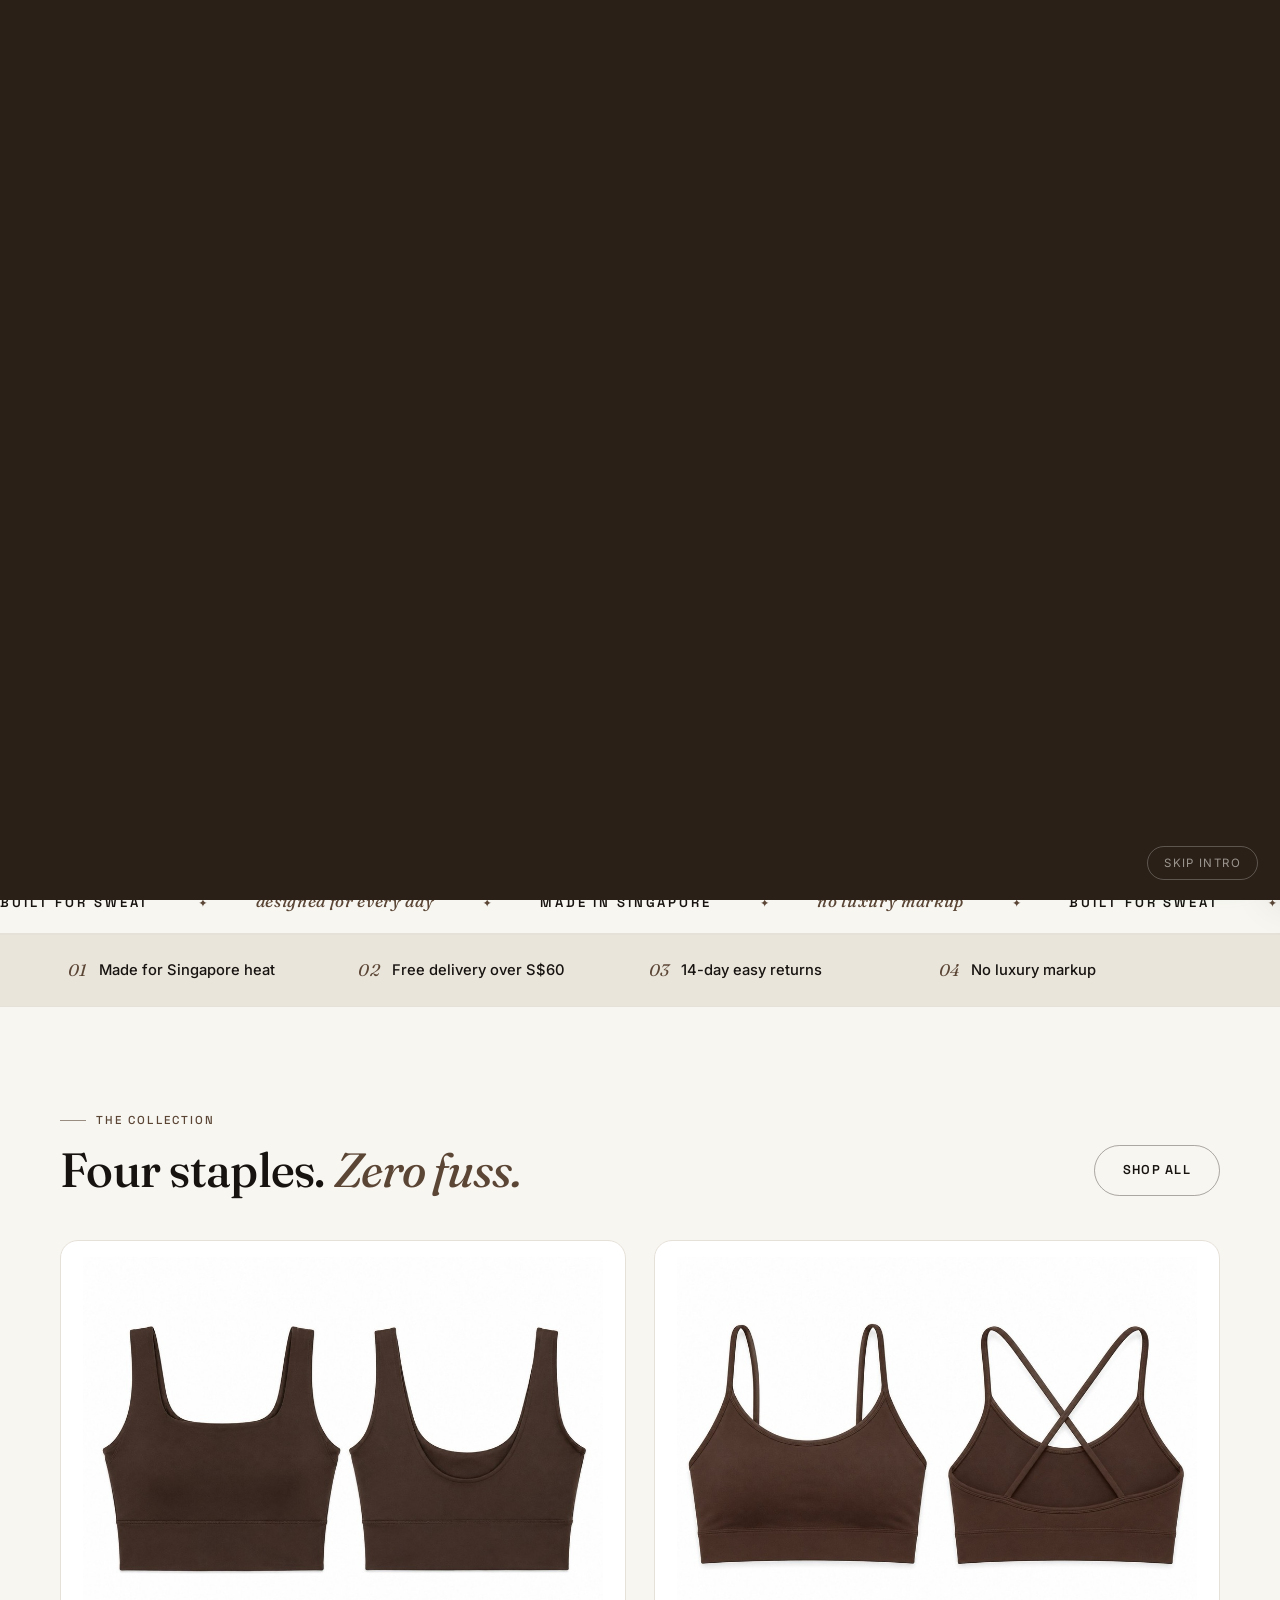
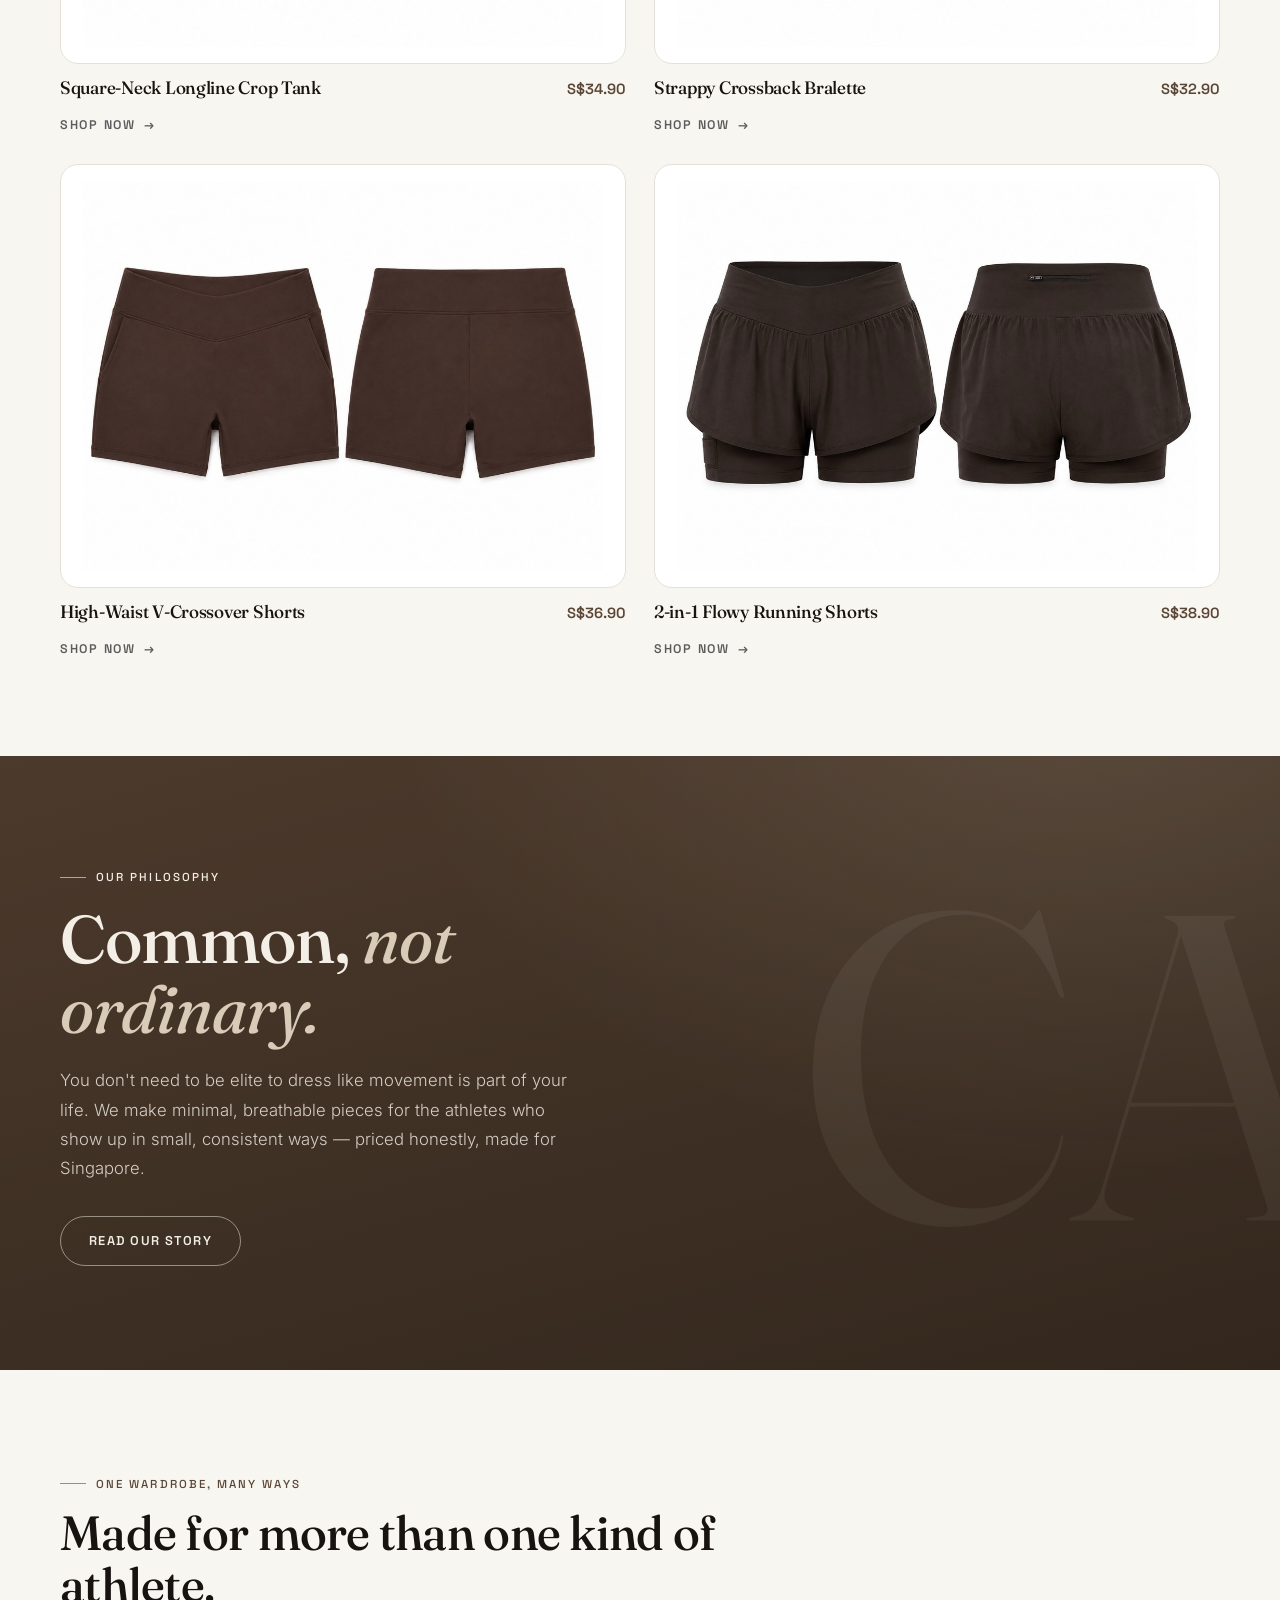
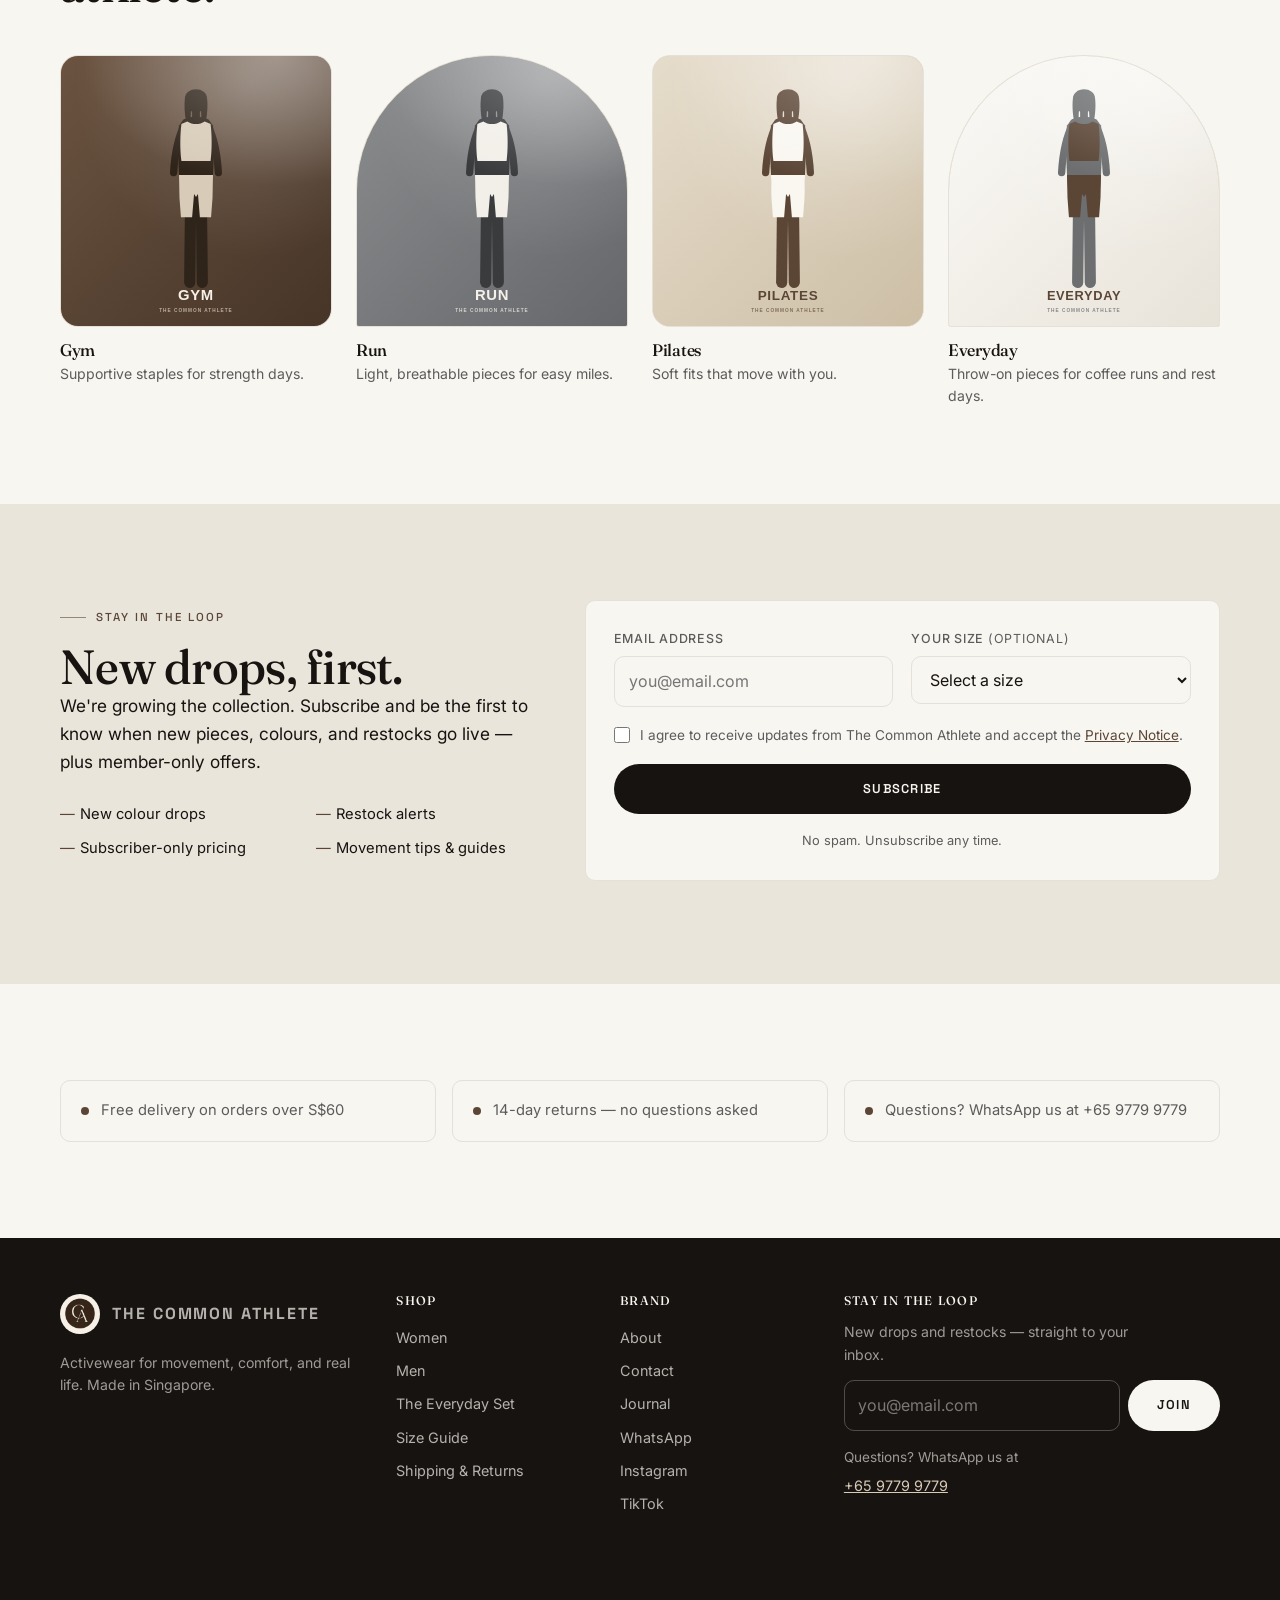
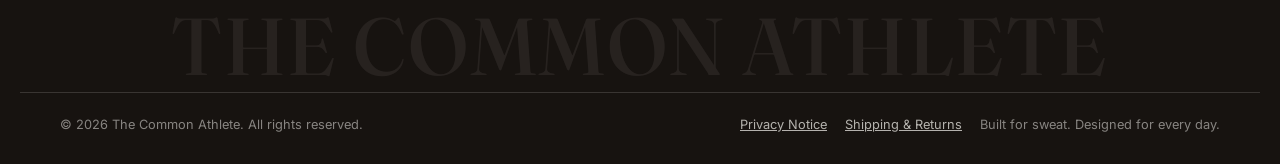
<file: index.html>
<!DOCTYPE html>
<html lang="en">
<head>
  <meta charset="UTF-8" />
  <meta name="viewport" content="width=device-width, initial-scale=1.0" />
  <title>The Common Athlete | Women's Activewear Singapore — Shop Now</title>
  <meta name="description" content="Shop The Common Athlete — Singapore's women-first activewear brand. Minimal, breathable pieces for gym, run, Pilates, and real life. Free delivery over S$60. No luxury markup." />
  <meta name="keywords" content="activewear Singapore, athleisure Singapore, affordable activewear, women's gym wear, biker shorts, sports bra, Pilates wear, The Common Athlete" />
  <meta name="author" content="The Common Athlete" />
  <meta name="theme-color" content="#F8F6F1" />
  <link rel="canonical" href="https://dominopizzaaaa.github.io/the-common-athlete/" />

  <!-- Icons -->
  <link rel="icon" href="favicon-32.png" sizes="32x32" type="image/png" />
  <link rel="icon" href="favicon-16.png" sizes="16x16" type="image/png" />
  <link rel="apple-touch-icon" href="apple-touch-icon.png" />

  <!-- Open Graph / social sharing -->
  <meta property="og:type" content="website" />
  <meta property="og:site_name" content="The Common Athlete" />
  <meta property="og:title" content="The Common Athlete | Activewear for the everyday athlete" />
  <meta property="og:description" content="Minimal, breathable, affordable activewear made in Singapore for gym, run, Pilates, and real life." />
  <meta property="og:url" content="https://dominopizzaaaa.github.io/the-common-athlete/" />
  <meta property="og:image" content="https://dominopizzaaaa.github.io/the-common-athlete/images/og-image.png" />
  <meta property="og:image:width" content="1200" />
  <meta property="og:image:height" content="630" />
  <meta property="og:locale" content="en_SG" />
  <meta name="twitter:card" content="summary_large_image" />
  <meta name="twitter:title" content="The Common Athlete | Activewear for the everyday athlete" />
  <meta name="twitter:description" content="Minimal, breathable, affordable activewear made in Singapore for gym, run, Pilates, and real life." />
  <meta name="twitter:image" content="https://dominopizzaaaa.github.io/the-common-athlete/images/og-image.png" />

  <!-- Fonts: Space Grotesk for headings, Inter for body (includes 300 weight for lighter subtitles) -->
  <link rel="preconnect" href="https://fonts.googleapis.com" />
  <link rel="preconnect" href="https://fonts.gstatic.com" crossorigin />
  <link href="https://fonts.googleapis.com/css2?family=Fraunces:ital,opsz,wght@0,9..144,400..600;1,9..144,400..600&family=Inter:wght@300;400;500;600&family=Space+Grotesk:wght@500;600;700&display=swap" rel="stylesheet" />

  <!-- Preload above-fold hero image -->
  <link rel="preload" as="image" href="images/products/longline-crop-tank-espresso.png" />

  <link rel="stylesheet" href="css/styles.css" />

  <!-- Intro guard: add intro-pending before first paint so the nav/hero don't
       flash in before the intro animation. Mirrors the checks in main.js.
       A self-healing timeout removes it if the main script ever fails to run,
       so content can never get stuck hidden. -->
  <script>
    (function () {
      try {
        var reduced = window.matchMedia && window.matchMedia("(prefers-reduced-motion: reduce)").matches;
        var seen = sessionStorage.getItem("tca_intro_seen") === "1";
        if (!reduced && !seen) {
          var d = document.documentElement;
          // intro-pending hides nav/hero pre-paint; pt-no-enter stops the
          // generic page-enter animation from running behind the intro.
          d.className += " intro-pending pt-no-enter";
          setTimeout(function () { d.classList.remove("intro-pending"); }, 6000);
        }
      } catch (e) {}
    })();
  </script>

  <!-- Structured data for search engines -->
  <script type="application/ld+json">
  {
    "@context": "https://schema.org",
    "@graph": [
      {
        "@type": "Organization",
        "@id": "https://dominopizzaaaa.github.io/the-common-athlete/#org",
        "name": "The Common Athlete",
        "url": "https://dominopizzaaaa.github.io/the-common-athlete/",
        "logo": "https://dominopizzaaaa.github.io/the-common-athlete/apple-touch-icon.png",
        "description": "Singapore-based women-first activewear and athleisure brand for the everyday athlete.",
        "areaServed": "SG",
        "sameAs": [
          "https://www.instagram.com/thecommonathlete.sg",
          "https://www.tiktok.com/@thecommonathlete"
        ],
        "contactPoint": {
          "@type": "ContactPoint",
          "contactType": "customer service",
          "telephone": "+65-9779-9779",
          "areaServed": "SG"
        }
      },
      {
        "@type": "WebSite",
        "@id": "https://dominopizzaaaa.github.io/the-common-athlete/#website",
        "url": "https://dominopizzaaaa.github.io/the-common-athlete/",
        "name": "The Common Athlete",
        "publisher": { "@id": "https://dominopizzaaaa.github.io/the-common-athlete/#org" },
        "inLanguage": "en-SG"
      }
    ]
  }
  </script>
</head>
<body>
  <a class="skip-link" href="#main-content">Skip to content</a>

  <!-- ============ INTRO REVEAL (first visit, Home only) ============ -->
  <div class="intro" id="intro" aria-hidden="true">
    <!-- Diagonal slats that sweep off to reveal the site (shutter reveal) -->
    <div class="intro__slats" aria-hidden="true">
      <span class="intro__slat" style="--s:0"></span>
      <span class="intro__slat" style="--s:1"></span>
      <span class="intro__slat" style="--s:2"></span>
      <span class="intro__slat" style="--s:3"></span>
      <span class="intro__slat" style="--s:4"></span>
      <span class="intro__slat" style="--s:5"></span>
    </div>

    <!-- Brand lockup: self-drawing CA monogram + kinetic wordmark -->
    <div class="intro__brand">
      <div class="intro__glow" aria-hidden="true"></div>
      <svg class="intro__logo" viewBox="0 0 120 120" width="118" height="118" aria-hidden="true" focusable="false">
        <circle class="intro__ring" cx="60" cy="60" r="56" />
        <!-- C -->
        <path class="intro__stroke intro__stroke--c" d="M74 40 A26 26 0 1 0 74 80" />
        <!-- A -->
        <path class="intro__stroke intro__stroke--a" d="M48 82 L60 38 L72 82 M52 68 L68 68" />
      </svg>
      <h2 class="intro__word" aria-label="The Common Athlete">
        <span class="intro__char" style="--c:0">T</span><span class="intro__char" style="--c:1">H</span><span class="intro__char" style="--c:2">E</span><span class="intro__space"></span><span class="intro__char" style="--c:3">C</span><span class="intro__char" style="--c:4">O</span><span class="intro__char" style="--c:5">M</span><span class="intro__char" style="--c:6">M</span><span class="intro__char" style="--c:7">O</span><span class="intro__char" style="--c:8">N</span><span class="intro__space"></span><span class="intro__char" style="--c:9">A</span><span class="intro__char" style="--c:10">T</span><span class="intro__char" style="--c:11">H</span><span class="intro__char" style="--c:12">L</span><span class="intro__char" style="--c:13">E</span><span class="intro__char" style="--c:14">T</span><span class="intro__char" style="--c:15">E</span>
      </h2>
      <span class="intro__rule" aria-hidden="true"></span>
      <span class="intro__tag">Built for sweat. Designed for every day.</span>
    </div>

    <!-- Skip button for the impatient -->
    <button class="intro__skip" id="introSkip" type="button">Skip intro</button>
  </div>

  <!-- ============ ANNOUNCEMENT BAR ============ -->
  <div class="announce" id="announce">
    <p>Free delivery on orders over S$60 — <a href="shop/women.html" style="text-decoration:underline;color:inherit;">shop now</a>.</p>
    <button class="announce__close" id="announceClose" aria-label="Close announcement">&times;</button>
  </div>

  <!-- ============ NAVIGATION ============ -->
  <header class="nav" id="nav">
    <div class="nav__inner container">
      <button class="nav__burger" id="burger" aria-label="Open menu" aria-expanded="false" aria-controls="mobileMenu" aria-haspopup="true">
        <span></span><span></span><span></span>
      </button>

      <a href="index.html" class="nav__logo">
        <img src="images/logo.png" alt="" class="nav__logo-mark" width="32" height="32" />
        <span>THE COMMON ATHLETE</span>
      </a>

      <nav class="nav__links" aria-label="Primary">
        <a href="index.html" class="is-active">Home</a>
        <a href="shop/index.html">Shop</a>
        <a href="about.html">About</a>
        <a href="blog/index.html">Journal</a>
        <a href="contact.html">Contact</a>
      </nav>

      <button class="nav__bag" id="bagBtn" aria-label="Open bag">
        Bag <span class="nav__bag-count" id="bagCount">0</span>
      </button>
    </div>

    <!-- Mobile menu -->
    <div class="mobile-menu" id="mobileMenu" aria-hidden="true">
      <nav aria-label="Mobile">
        <a href="index.html" class="mobile-menu__link">Home</a>
        <a href="shop/index.html" class="mobile-menu__link">Shop</a>
        <a href="about.html" class="mobile-menu__link">About</a>
        <a href="blog/index.html" class="mobile-menu__link">Journal</a>
        <a href="contact.html" class="mobile-menu__link">Contact</a>
        <a href="shop/women.html" class="mobile-menu__link mobile-menu__cta">Shop now</a>
      </nav>
    </div>
  </header>

  <main id="top" tabindex="-1">
    <span id="main-content"></span>

    <!-- ============ HERO ============ -->
    <section class="hero hero--reveal">
      <div class="container hero__inner">
        <div class="hero__copy">
          <span class="eyebrow hero__rev" style="--rev-i:1">Singapore · Women-first activewear</span>
          <h1 class="hero__title hero__rev" style="--rev-i:2">Move like it's an <em>everyday</em> thing.</h1>
          <p class="hero__sub hero__rev" style="--rev-i:3">Minimal, functional pieces made for gym days, slow runs, coffee runs, and everything in between.</p>
          <div class="hero__cta hero__rev" style="--rev-i:4">
            <a href="shop/women.html" class="btn btn--solid">Shop the collection</a>
            <a href="about.html" class="btn btn--outline">Our story</a>
          </div>
          <p class="hero__note hero__rev" style="--rev-i:5">Made in Singapore · Free delivery over S$60 · Easy 14-day returns</p>
        </div>

        <div class="hero__visual hero__rev" style="--rev-i:3">
          <div class="ph ph--hero ph--arch">
            <img src="images/products/longline-crop-tank-espresso.png" alt="Square-Neck Longline Crop Tank in espresso — front and back" fetchpriority="high" />
          </div>
          <div class="spin-badge" aria-hidden="true">
            <span class="spin-badge__disc"></span>
            <svg class="spin-badge__text" viewBox="0 0 128 128">
              <defs>
                <path id="badge-circle" d="M 64,64 m -46,0 a 46,46 0 1,1 92,0 a 46,46 0 1,1 -92,0" />
              </defs>
              <text><textPath href="#badge-circle">The Common Athlete · Singapore ·&#160;</textPath></text>
            </svg>
            <img src="images/logo.png" alt="" class="spin-badge__logo" width="54" height="54" />
          </div>
        </div>
      </div>
    </section>

    <!-- ============ MARQUEE ============ -->
    <div class="marquee" aria-hidden="true">
      <div class="marquee__track">
        <span class="marquee__item">Built for sweat</span><span class="marquee__dot">✦</span>
        <span class="marquee__item marquee__item--serif">designed for every day</span><span class="marquee__dot">✦</span>
        <span class="marquee__item">Made in Singapore</span><span class="marquee__dot">✦</span>
        <span class="marquee__item marquee__item--serif">no luxury markup</span><span class="marquee__dot">✦</span>
        <span class="marquee__item">Built for sweat</span><span class="marquee__dot">✦</span>
        <span class="marquee__item marquee__item--serif">designed for every day</span><span class="marquee__dot">✦</span>
        <span class="marquee__item">Made in Singapore</span><span class="marquee__dot">✦</span>
        <span class="marquee__item marquee__item--serif">no luxury markup</span><span class="marquee__dot">✦</span>
      </div>
    </div>

    <!-- ============ BRAND PROMISE STRIP ============ -->
    <section class="promise" aria-label="Brand promises">
      <div class="container promise__row">
        <div class="promise__item"><span class="promise__k">01</span><p>Made for Singapore heat</p></div>
        <div class="promise__item"><span class="promise__k">02</span><p>Free delivery over S$60</p></div>
        <div class="promise__item"><span class="promise__k">03</span><p>14-day easy returns</p></div>
        <div class="promise__item"><span class="promise__k">04</span><p>No luxury markup</p></div>
      </div>
    </section>

    <!-- ============ BESTSELLERS TEASE ============ -->
    <section class="section" id="bestsellers">
      <div class="container">
        <header class="section__head section__head--row">
          <div>
            <span class="eyebrow">The Collection</span>
            <h2 class="section__title">Four staples. <em>Zero fuss.</em></h2>
          </div>
          <a href="shop/women.html" class="btn btn--outline">Shop all</a>
        </header>

        <div class="grid grid--tease">
          <a class="tease" href="shop/women.html">
            <div class="tease__media">
              <img src="images/products/longline-crop-tank-espresso.png" alt="Square-Neck Longline Crop Tank in espresso" loading="lazy" />
              <img src="images/products/longline-crop-tank-sand.png" alt="" class="tease__alt" loading="lazy" aria-hidden="true" />
            </div>
            <div class="tease__row"><h3>Square-Neck Longline Crop Tank</h3><span>S$34.90</span></div>
            <p class="tease__cta">Shop now</p>
          </a>

          <a class="tease" href="shop/women.html">
            <div class="tease__media">
              <img src="images/products/crossback-bralette-espresso.png" alt="Strappy Crossback Bralette in espresso" loading="lazy" />
              <img src="images/products/crossback-bralette-sand.png" alt="" class="tease__alt" loading="lazy" aria-hidden="true" />
            </div>
            <div class="tease__row"><h3>Strappy Crossback Bralette</h3><span>S$32.90</span></div>
            <p class="tease__cta">Shop now</p>
          </a>

          <a class="tease" href="shop/women.html">
            <div class="tease__media">
              <img src="images/products/vcrossover-shorts-espresso.png" alt="High-Waist V-Crossover Shorts in espresso" loading="lazy" />
              <img src="images/products/vcrossover-shorts-sand.png" alt="" class="tease__alt" loading="lazy" aria-hidden="true" />
            </div>
            <div class="tease__row"><h3>High-Waist V-Crossover Shorts</h3><span>S$36.90</span></div>
            <p class="tease__cta">Shop now</p>
          </a>

          <a class="tease" href="shop/women.html">
            <div class="tease__media">
              <img src="images/products/running-shorts-espresso.png" alt="2-in-1 Flowy Running Shorts in espresso" loading="lazy" />
              <img src="images/products/running-shorts-sand.png" alt="" class="tease__alt" loading="lazy" aria-hidden="true" />
            </div>
            <div class="tease__row"><h3>2-in-1 Flowy Running Shorts</h3><span>S$38.90</span></div>
            <p class="tease__cta">Shop now</p>
          </a>
        </div>
      </div>
    </section>

    <!-- ============ EDITORIAL BAND ============ -->
    <section class="editorial" aria-label="Our philosophy">
      <div class="container">
        <div class="editorial__inner">
          <span class="eyebrow eyebrow--light">Our philosophy</span>
          <h2 class="editorial__statement">Common, <em>not ordinary.</em></h2>
          <p>You don't need to be elite to dress like movement is part of your life. We make minimal, breathable pieces for the athletes who show up in small, consistent ways — priced honestly, made for Singapore.</p>
          <a href="about.html" class="btn btn--light">Read our story</a>
        </div>
      </div>
    </section>

    <!-- ============ LIFESTYLE ============ -->
    <section class="section" id="lifestyle">
      <div class="container">
        <header class="section__head">
          <span class="eyebrow">One wardrobe, many ways</span>
          <h2 class="section__title">Made for more than one kind of athlete.</h2>
        </header>

        <div class="grid grid--life">
          <article class="tile">
            <div class="ph ph--tile"><img src="images/life-gym.svg" alt="Gym" loading="lazy" /></div>
            <h3 class="tile__name">Gym</h3>
            <p>Supportive staples for strength days.</p>
          </article>
          <article class="tile">
            <div class="ph ph--tile"><img src="images/life-run.svg" alt="Run" loading="lazy" /></div>
            <h3 class="tile__name">Run</h3>
            <p>Light, breathable pieces for easy miles.</p>
          </article>
          <article class="tile">
            <div class="ph ph--tile"><img src="images/life-pilates.svg" alt="Pilates" loading="lazy" /></div>
            <h3 class="tile__name">Pilates</h3>
            <p>Soft fits that move with you.</p>
          </article>
          <article class="tile">
            <div class="ph ph--tile"><img src="images/life-everyday.svg" alt="Everyday" loading="lazy" /></div>
            <h3 class="tile__name">Everyday</h3>
            <p>Throw-on pieces for coffee runs and rest days.</p>
          </article>
        </div>
      </div>
    </section>

    <!-- ============ NEWSLETTER ============ -->
    <section class="section section--alt" id="newsletter">
      <div class="container waitlist">
        <div class="waitlist__head">
          <span class="eyebrow">Stay in the loop</span>
          <h2 class="section__title">New drops, first.</h2>
          <p class="lead">We're growing the collection. Subscribe and be the first to know when new pieces, colours, and restocks go live — plus member-only offers.</p>
          <ul class="feature-list" style="margin-top:28px;">
            <li>New colour drops</li>
            <li>Restock alerts</li>
            <li>Subscriber-only pricing</li>
            <li>Movement tips &amp; guides</li>
          </ul>
        </div>

        <form class="waitlist__form" id="waitlistForm" novalidate>
          <div class="field">
            <label for="email">Email address</label>
            <input type="email" id="email" name="email" placeholder="you@email.com" required />
          </div>

          <div class="field">
            <label for="size">Your size <span class="muted">(optional)</span></label>
            <select id="size" name="size">
              <option value="">Select a size</option>
              <option value="XS">XS</option>
              <option value="S">S</option>
              <option value="M">M</option>
              <option value="L">L</option>
              <option value="XL">XL</option>
            </select>
          </div>

          <label class="check consent field--full">
            <input type="checkbox" id="consent" name="consent" required />
            <span>I agree to receive updates from The Common Athlete and accept the <a href="privacy.html" target="_blank" rel="noopener">Privacy Notice</a>.</span>
          </label>

          <div class="field field--full">
            <button type="submit" class="btn btn--solid btn--block">Subscribe</button>
            <p class="form__note">No spam. Unsubscribe any time.</p>
          </div>

          <p class="form__success" id="waitlistSuccess" role="status" aria-live="polite" hidden>You're in — we'll let you know when new pieces drop.</p>
        </form>
      </div>
    </section>

    <!-- ============ TRUST STRIP ============ -->
    <section class="section community" aria-label="Why shop with us">
      <div class="container community__row">
        <div class="community__item">
          <span class="community__dot"></span>
          <p>Free delivery on orders over S$60</p>
        </div>
        <div class="community__item">
          <span class="community__dot"></span>
          <p>14-day returns — no questions asked</p>
        </div>
        <div class="community__item">
          <span class="community__dot"></span>
          <p>Questions? WhatsApp us at +65 9779 9779</p>
        </div>
      </div>
    </section>

  </main>

  <!-- ============ FOOTER ============ -->
  <footer class="footer">
    <div class="container footer__grid">
      <div class="footer__brand">
        <a href="index.html" class="footer__logo">
          <img src="images/logo.png" alt="" class="footer__logo-mark" width="40" height="40" />
          <span>THE COMMON ATHLETE</span>
        </a>
        <p class="footer__line">Activewear for movement, comfort, and real life. Made in Singapore.</p>
      </div>

      <nav class="footer__col" aria-label="Footer shop">
        <h4>Shop</h4>
        <a href="shop/women.html">Women</a>
        <a href="shop/men.html">Men</a>
        <a href="shop/women.html#set">The Everyday Set</a>
        <a href="shop/women.html#size-guide">Size Guide</a>
        <a href="shipping-returns.html">Shipping &amp; Returns</a>
      </nav>

      <nav class="footer__col" aria-label="Footer brand">
        <h4>Brand</h4>
        <a href="about.html">About</a>
        <a href="contact.html">Contact</a>
        <a href="blog/index.html">Journal</a>
        <a href="https://wa.me/6597799779" target="_blank" rel="noopener">WhatsApp</a>
        <a href="https://www.instagram.com/thecommonathlete.sg" target="_blank" rel="noopener" aria-label="Instagram">Instagram</a>
        <a href="https://www.tiktok.com/@thecommonathlete" target="_blank" rel="noopener" aria-label="TikTok">TikTok</a>
      </nav>

      <div class="footer__col footer__news">
        <h4>Stay in the loop</h4>
        <p class="footer__line">New drops and restocks — straight to your inbox.</p>
        <form class="footer__form" id="footerForm" novalidate>
          <input type="email" name="email" placeholder="you@email.com" aria-label="Email" required />
          <button type="submit" class="btn btn--solid">Join</button>
        </form>
        <p class="footer__msg" id="footerMsg" role="status" aria-live="polite" hidden>Thanks — you're on the list.</p>
        <p class="footer__contact">
          Questions? WhatsApp us at
          <a href="https://wa.me/6597799779" target="_blank" rel="noopener">+65 9779 9779</a>
        </p>
      </div>
    </div>

    <span class="footer__mega" aria-hidden="true">THE COMMON ATHLETE</span>
    <div class="container footer__base">
      <p>© <span id="year"></span> The Common Athlete. All rights reserved.</p>
      <nav class="footer__legal" aria-label="Legal">
        <a href="privacy.html">Privacy Notice</a>
        <a href="shipping-returns.html">Shipping &amp; Returns</a>
        <span>Built for sweat. Designed for every day.</span>
      </nav>
    </div>
  </footer>

  <!-- ============ BAG DRAWER ============ -->
  <div class="drawer-overlay" id="drawerOverlay" hidden></div>
  <aside class="drawer" id="bagDrawer" aria-label="Shopping bag" aria-hidden="true">
    <div class="drawer__head">
      <h3>Your bag</h3>
      <button class="drawer__close" id="drawerClose" aria-label="Close bag">&times;</button>
    </div>
    <div class="ship-meter" id="shipMeter" hidden>
      <p class="ship-meter__msg" id="shipMsg" role="status" aria-live="polite"></p>
      <div class="ship-meter__track"><span class="ship-meter__fill" id="shipFill"></span></div>
    </div>
    <div class="drawer__body" id="drawerBody">
      <p class="drawer__empty">Your bag is empty.</p>
    </div>
    <div class="drawer__foot">
      <div class="drawer__total"><span>Subtotal</span><span id="drawerTotal">S$0.00</span></div>
      <button class="btn btn--solid btn--block" id="checkoutBtn" disabled>Order via WhatsApp</button>
      <p class="drawer__note">We'll confirm your order and send payment details within 24 hours.</p>
    </div>
  </aside>

  <!-- ============ FLOATING WHATSAPP BUTTON ============ -->
  <a class="wa-float" href="https://wa.me/6597799779?text=Hi%20The%20Common%20Athlete!%20I'd%20like%20to%20ask%20about%20the%20first%20drop."
     target="_blank" rel="noopener" aria-label="Chat with us on WhatsApp">
    <svg viewBox="0 0 32 32" width="28" height="28" aria-hidden="true" focusable="false">
      <path fill="currentColor" d="M16.003 3.2c-7.06 0-12.8 5.74-12.8 12.8 0 2.257.59 4.45 1.71 6.39L3.2 28.8l6.6-1.73a12.74 12.74 0 0 0 6.203 1.58h.005c7.06 0 12.8-5.74 12.8-12.8 0-3.42-1.332-6.635-3.75-9.052A12.71 12.71 0 0 0 16.003 3.2zm0 23.04h-.004a10.6 10.6 0 0 1-5.4-1.48l-.387-.23-4.016 1.053 1.072-3.916-.252-.402a10.58 10.58 0 0 1-1.62-5.665c0-5.866 4.774-10.64 10.64-10.64a10.57 10.57 0 0 1 7.522 3.12 10.57 10.57 0 0 1 3.117 7.525c0 5.866-4.773 10.64-10.638 10.64zm5.835-7.968c-.32-.16-1.892-.934-2.185-1.04-.293-.107-.507-.16-.72.16-.213.32-.826 1.04-1.013 1.253-.187.213-.373.24-.693.08-.32-.16-1.35-.498-2.572-1.587-.95-.847-1.592-1.894-1.78-2.214-.186-.32-.02-.493.14-.652.144-.143.32-.373.48-.56.16-.187.213-.32.32-.534.107-.213.053-.4-.027-.56-.08-.16-.72-1.734-.986-2.374-.26-.624-.524-.54-.72-.55l-.613-.01c-.213 0-.56.08-.853.4-.293.32-1.12 1.094-1.12 2.667 0 1.573 1.146 3.093 1.306 3.307.16.213 2.253 3.44 5.46 4.824.763.33 1.358.526 1.822.674.766.244 1.463.21 2.014.127.614-.092 1.892-.773 2.158-1.52.267-.747.267-1.387.187-1.52-.08-.133-.293-.213-.613-.373z"/>
    </svg>
    <span class="wa-float__label">Chat with us</span>
  </a>

  <!-- ============ BACK TO TOP ============ -->
  <button class="to-top" id="toTop" aria-label="Back to top" hidden>
    <svg viewBox="0 0 24 24" width="20" height="20" aria-hidden="true" focusable="false">
      <path fill="none" stroke="currentColor" stroke-width="2" stroke-linecap="round" stroke-linejoin="round" d="M12 19V5M5 12l7-7 7 7"/>
    </svg>
  </button>

  <script src="js/main.js"></script>
</body>
</html>
</file>
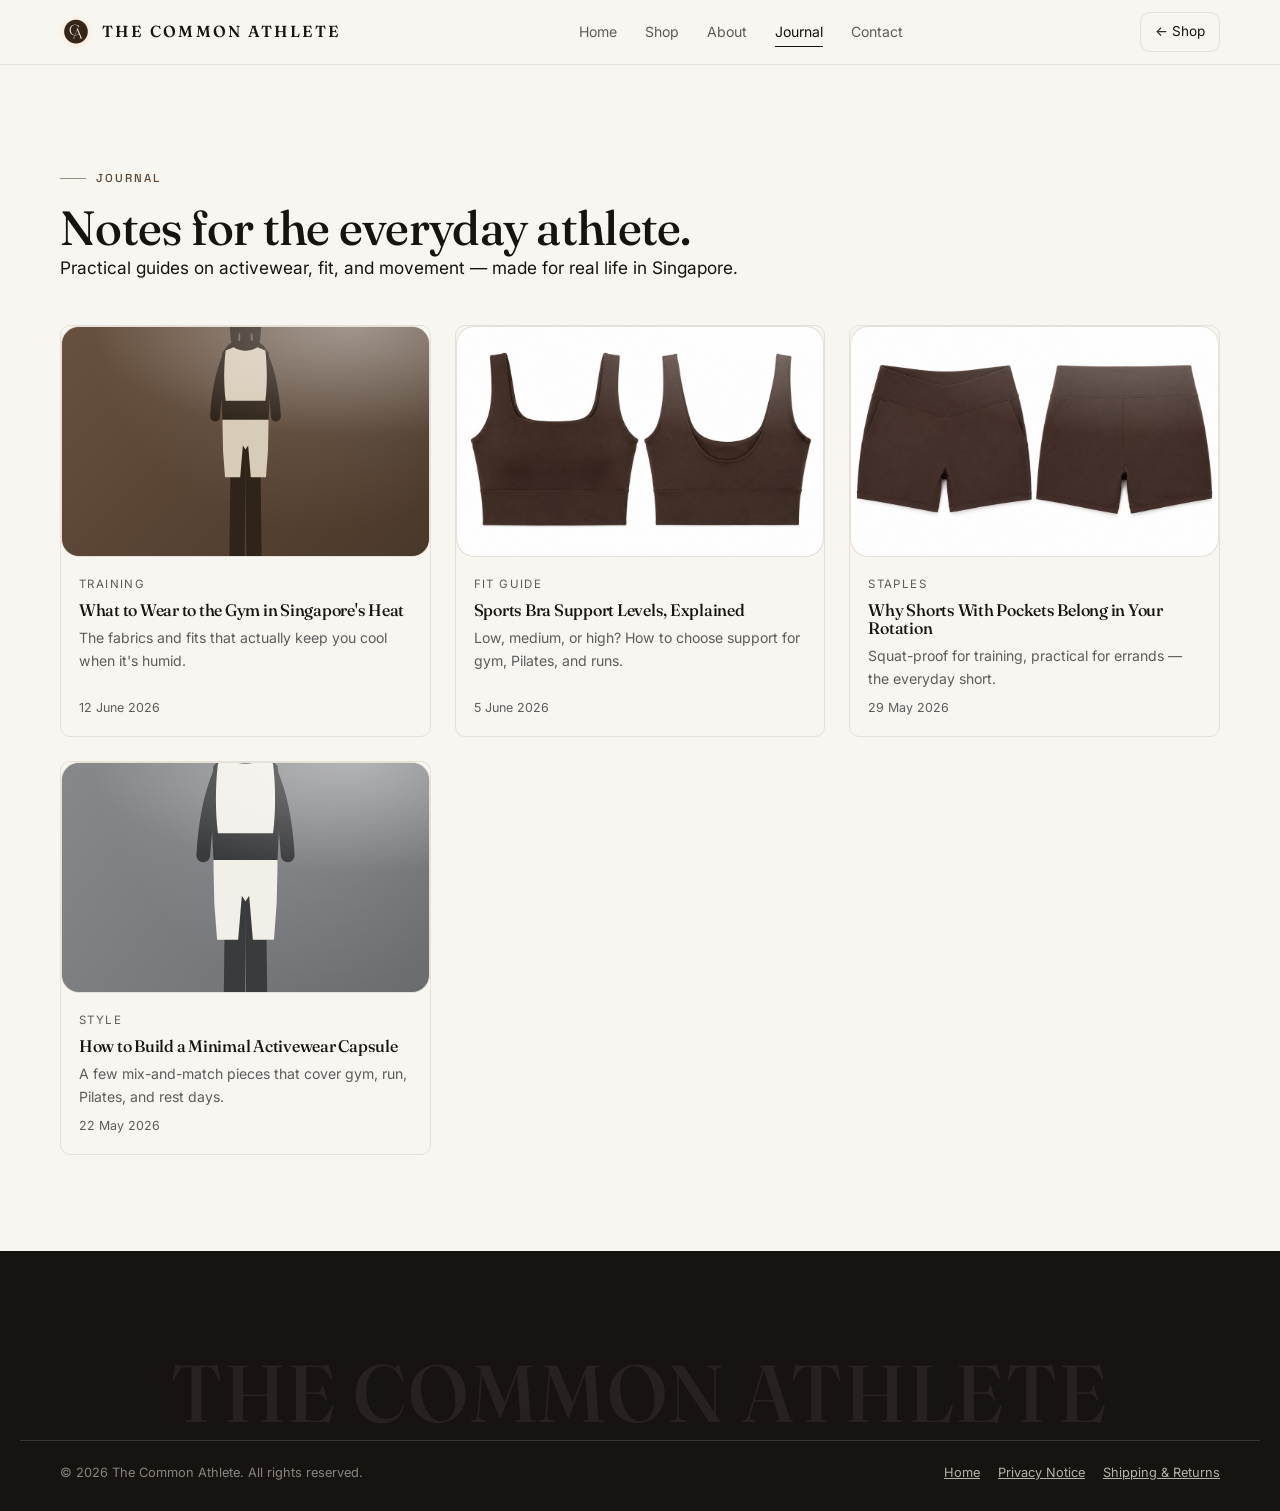
<file: blog/index.html>
<!DOCTYPE html>
<html lang="en">
<head>
  <meta charset="UTF-8" />
  <meta name="viewport" content="width=device-width, initial-scale=1.0" />
  <title>Journal | The Common Athlete — Activewear Tips &amp; Guides Singapore</title>
  <meta name="description" content="The Common Athlete Journal — practical guides on activewear for Singapore's heat, sports bra support, biker shorts, and building a minimal activewear capsule." />
  <meta name="keywords" content="activewear blog Singapore, gym wear tips, sports bra guide, biker shorts, activewear capsule, athleisure Singapore" />
  <link rel="canonical" href="https://dominopizzaaaa.github.io/the-common-athlete/blog/" />
  <link rel="icon" href="../favicon-32.png" sizes="32x32" type="image/png" />
  <link rel="icon" href="../favicon-16.png" sizes="16x16" type="image/png" />
  <link rel="apple-touch-icon" href="../apple-touch-icon.png" />

  <meta property="og:type" content="website" />
  <meta property="og:site_name" content="The Common Athlete" />
  <meta property="og:title" content="The Common Athlete Journal — Activewear Tips &amp; Guides" />
  <meta property="og:description" content="Practical activewear guides for the everyday athlete in Singapore." />
  <meta property="og:url" content="https://dominopizzaaaa.github.io/the-common-athlete/blog/" />
  <meta property="og:image" content="https://dominopizzaaaa.github.io/the-common-athlete/images/og-image.png" />
  <meta name="twitter:card" content="summary_large_image" />

  <link rel="preconnect" href="https://fonts.googleapis.com" />
  <link rel="preconnect" href="https://fonts.gstatic.com" crossorigin />
  <link href="https://fonts.googleapis.com/css2?family=Fraunces:ital,opsz,wght@0,9..144,400..600;1,9..144,400..600&family=Inter:wght@300;400;500;600&family=Space+Grotesk:wght@500;600;700&display=swap" rel="stylesheet" />
  <link rel="stylesheet" href="../css/styles.css" />

  <script type="application/ld+json">
  {
    "@context": "https://schema.org",
    "@type": "Blog",
    "name": "The Common Athlete Journal",
    "url": "https://dominopizzaaaa.github.io/the-common-athlete/blog/",
    "description": "Practical activewear guides for the everyday athlete in Singapore.",
    "publisher": { "@type": "Organization", "name": "The Common Athlete" }
  }
  </script>
</head>
<body>
  <header class="nav">
    <div class="nav__inner container">
      <a href="../index.html" class="nav__logo">
        <img src="../images/logo.png" alt="" class="nav__logo-mark" width="32" height="32" />
        <span>THE COMMON ATHLETE</span>
      </a>
      <nav class="nav__links" aria-label="Primary">
        <a href="../index.html">Home</a>
        <a href="../shop/index.html">Shop</a>
        <a href="../about.html">About</a>
        <a href="index.html" class="is-active">Journal</a>
        <a href="../contact.html">Contact</a>
      </nav>
      <a href="../index.html" class="nav__bag">← Shop</a>
    </div>
  </header>

  <main class="section">
    <div class="container">
      <header class="section__head">
        <span class="eyebrow">Journal</span>
        <h1 class="section__title">Notes for the everyday athlete.</h1>
        <p class="lead">Practical guides on activewear, fit, and movement — made for real life in Singapore.</p>
      </header>

      <div class="blog-grid">
        <a class="post-card" href="gym-activewear-singapore-heat.html">
          <div class="post-card__media ph"><img src="../images/life-gym.svg" alt="Training in Singapore's heat" loading="lazy" /></div>
          <div class="post-card__body">
            <span class="post-card__cat">Training</span>
            <h2 class="post-card__title">What to Wear to the Gym in Singapore's Heat</h2>
            <p class="post-card__excerpt">The fabrics and fits that actually keep you cool when it's humid.</p>
            <span class="post-card__date">12 June 2026</span>
          </div>
        </a>

        <a class="post-card" href="sports-bra-support-guide.html">
          <div class="post-card__media ph"><img src="../images/products/longline-crop-tank-espresso.png" alt="Sports bra support levels" loading="lazy" /></div>
          <div class="post-card__body">
            <span class="post-card__cat">Fit Guide</span>
            <h2 class="post-card__title">Sports Bra Support Levels, Explained</h2>
            <p class="post-card__excerpt">Low, medium, or high? How to choose support for gym, Pilates, and runs.</p>
            <span class="post-card__date">5 June 2026</span>
          </div>
        </a>

        <a class="post-card" href="biker-shorts-with-pockets.html">
          <div class="post-card__media ph"><img src="../images/products/vcrossover-shorts-espresso.png" alt="High-Waist V-Crossover Shorts with side pockets" loading="lazy" /></div>
          <div class="post-card__body">
            <span class="post-card__cat">Staples</span>
            <h2 class="post-card__title">Why Shorts With Pockets Belong in Your Rotation</h2>
            <p class="post-card__excerpt">Squat-proof for training, practical for errands — the everyday short.</p>
            <span class="post-card__date">29 May 2026</span>
          </div>
        </a>

        <a class="post-card" href="activewear-capsule-wardrobe.html">
          <div class="post-card__media ph"><img src="../images/look-1.svg" alt="Minimal activewear capsule" loading="lazy" /></div>
          <div class="post-card__body">
            <span class="post-card__cat">Style</span>
            <h2 class="post-card__title">How to Build a Minimal Activewear Capsule</h2>
            <p class="post-card__excerpt">A few mix-and-match pieces that cover gym, run, Pilates, and rest days.</p>
            <span class="post-card__date">22 May 2026</span>
          </div>
        </a>
      </div>
    </div>
  </main>

  <footer class="footer">
    <span class="footer__mega" aria-hidden="true">THE COMMON ATHLETE</span>
    <div class="container footer__base">
      <p>© <span id="year"></span> The Common Athlete. All rights reserved.</p>
      <nav class="footer__legal" aria-label="Legal">
        <a href="../index.html">Home</a>
        <a href="../privacy.html">Privacy Notice</a>
        <a href="../shipping-returns.html">Shipping &amp; Returns</a>
      </nav>
    </div>
  </footer>
  <script>document.getElementById('year').textContent = new Date().getFullYear();</script>
</body>
</html>
</file>
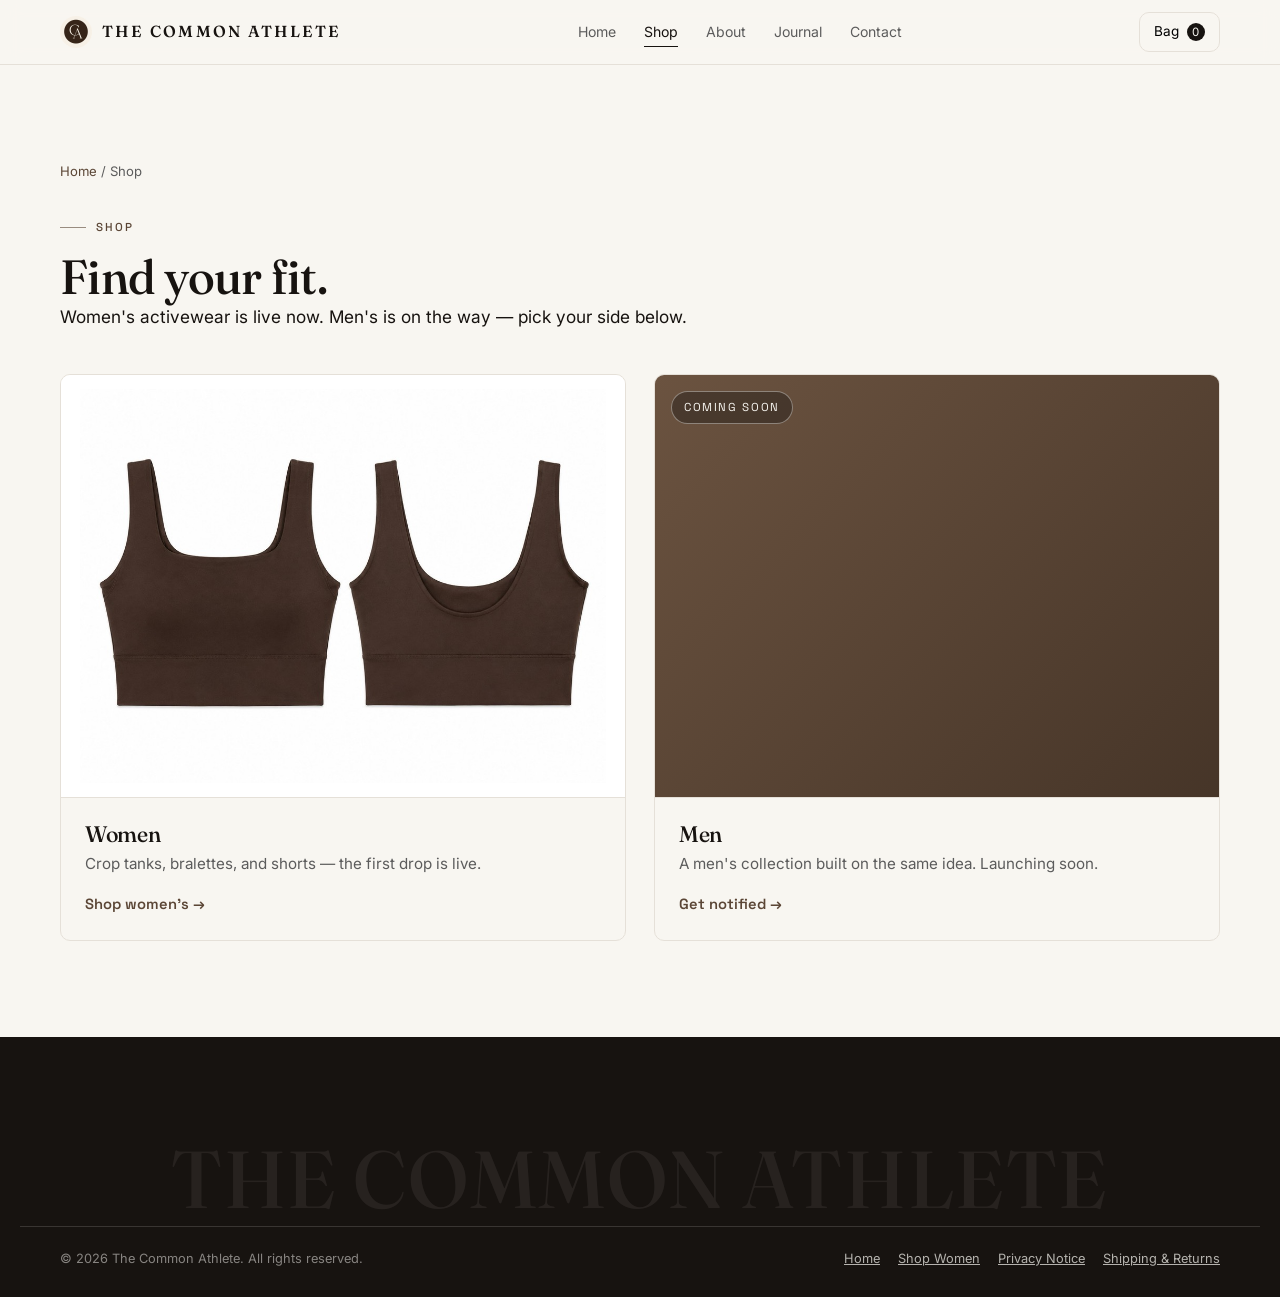
<file: shop/index.html>
<!DOCTYPE html>
<html lang="en">
<head>
  <meta charset="UTF-8" />
  <meta name="viewport" content="width=device-width, initial-scale=1.0" />
  <title>Shop | The Common Athlete — Women's &amp; Men's Activewear Singapore</title>
  <meta name="description" content="Shop The Common Athlete. Women's activewear is live — square-neck crop tank, crossback bralette, V-crossover and 2-in-1 running shorts. Men's collection coming soon." />
  <meta name="keywords" content="shop activewear Singapore, women's activewear, men's activewear, The Common Athlete" />
  <link rel="canonical" href="https://dominopizzaaaa.github.io/the-common-athlete/shop/" />

  <!-- Icons -->
  <link rel="icon" href="../favicon-32.png" sizes="32x32" type="image/png" />
  <link rel="icon" href="../favicon-16.png" sizes="16x16" type="image/png" />
  <link rel="apple-touch-icon" href="../apple-touch-icon.png" />

  <meta property="og:type" content="website" />
  <meta property="og:site_name" content="The Common Athlete" />
  <meta property="og:title" content="Shop | The Common Athlete" />
  <meta property="og:description" content="Women's activewear is live. Men's collection coming soon." />
  <meta property="og:url" content="https://dominopizzaaaa.github.io/the-common-athlete/shop/" />
  <meta property="og:image" content="https://dominopizzaaaa.github.io/the-common-athlete/images/og-image.png" />
  <meta name="twitter:card" content="summary_large_image" />

  <link rel="preconnect" href="https://fonts.googleapis.com" />
  <link rel="preconnect" href="https://fonts.gstatic.com" crossorigin />
  <link href="https://fonts.googleapis.com/css2?family=Fraunces:ital,opsz,wght@0,9..144,400..600;1,9..144,400..600&family=Inter:wght@300;400;500;600&family=Space+Grotesk:wght@500;600;700&display=swap" rel="stylesheet" />
  <link rel="stylesheet" href="../css/styles.css" />

  <script type="application/ld+json">
  {
    "@context": "https://schema.org",
    "@type": "BreadcrumbList",
    "itemListElement": [
      { "@type": "ListItem", "position": 1, "name": "Home", "item": "https://dominopizzaaaa.github.io/the-common-athlete/" },
      { "@type": "ListItem", "position": 2, "name": "Shop" }
    ]
  }
  </script>
</head>
<body>
  <a class="skip-link" href="#main-content">Skip to content</a>

  <!-- ============ NAVIGATION ============ -->
  <header class="nav" id="nav">
    <div class="nav__inner container">
      <button class="nav__burger" id="burger" aria-label="Open menu" aria-expanded="false" aria-controls="mobileMenu" aria-haspopup="true">
        <span></span><span></span><span></span>
      </button>

      <a href="../index.html" class="nav__logo">
        <img src="../images/logo.png" alt="" class="nav__logo-mark" width="32" height="32" />
        <span>THE COMMON ATHLETE</span>
      </a>

      <nav class="nav__links" aria-label="Primary">
        <a href="../index.html">Home</a>
        <a href="index.html" class="is-active">Shop</a>
        <a href="../about.html">About</a>
        <a href="../blog/index.html">Journal</a>
        <a href="../contact.html">Contact</a>
      </nav>

      <button class="nav__bag" id="bagBtn" aria-label="Open bag">
        Bag <span class="nav__bag-count" id="bagCount">0</span>
      </button>
    </div>

    <div class="mobile-menu" id="mobileMenu" aria-hidden="true">
      <nav aria-label="Mobile">
        <a href="../index.html" class="mobile-menu__link">Home</a>
        <a href="index.html" class="mobile-menu__link">Shop</a>
        <a href="women.html" class="mobile-menu__link">Women</a>
        <a href="men.html" class="mobile-menu__link">Men</a>
        <a href="../about.html" class="mobile-menu__link">About</a>
        <a href="../blog/index.html" class="mobile-menu__link">Journal</a>
        <a href="../contact.html" class="mobile-menu__link">Contact</a>
      </nav>
    </div>
  </header>

  <main id="top" tabindex="-1">
    <span id="main-content"></span>

    <section class="section">
      <div class="container">
        <nav class="breadcrumb" aria-label="Breadcrumb" style="margin-bottom:28px;">
          <a href="../index.html">Home</a> / Shop
        </nav>
        <header class="section__head">
          <span class="eyebrow">Shop</span>
          <h1 class="section__title">Find your fit.</h1>
          <p class="lead">Women's activewear is live now. Men's is on the way — pick your side below.</p>
        </header>

        <div class="shop-choice">
          <a class="shop-choice__card" href="women.html">
            <div class="ph ph--card shop-choice__media">
              <img src="../images/products/longline-crop-tank-espresso.png" alt="Women's collection — Square-Neck Longline Crop Tank" loading="lazy" />
            </div>
            <div class="shop-choice__body">
              <h2 class="shop-choice__title">Women</h2>
              <p>Crop tanks, bralettes, and shorts — the first drop is live.</p>
              <span class="shop-choice__cta">Shop women's →</span>
            </div>
          </a>

          <a class="shop-choice__card shop-choice__card--soon" href="men.html">
            <div class="ph ph--card shop-choice__media">
              <span class="shop-choice__badge">Coming soon</span>
            </div>
            <div class="shop-choice__body">
              <h2 class="shop-choice__title">Men</h2>
              <p>A men's collection built on the same idea. Launching soon.</p>
              <span class="shop-choice__cta">Get notified →</span>
            </div>
          </a>
        </div>
      </div>
    </section>
  </main>

  <!-- ============ FOOTER ============ -->
  <footer class="footer">
    <span class="footer__mega" aria-hidden="true">THE COMMON ATHLETE</span>
    <div class="container footer__base">
      <p>© <span id="year"></span> The Common Athlete. All rights reserved.</p>
      <nav class="footer__legal" aria-label="Legal">
        <a href="../index.html">Home</a>
        <a href="women.html">Shop Women</a>
        <a href="../privacy.html">Privacy Notice</a>
        <a href="../shipping-returns.html">Shipping &amp; Returns</a>
      </nav>
    </div>
  </footer>

  <script src="../js/main.js"></script>
</body>
</html>
</file>
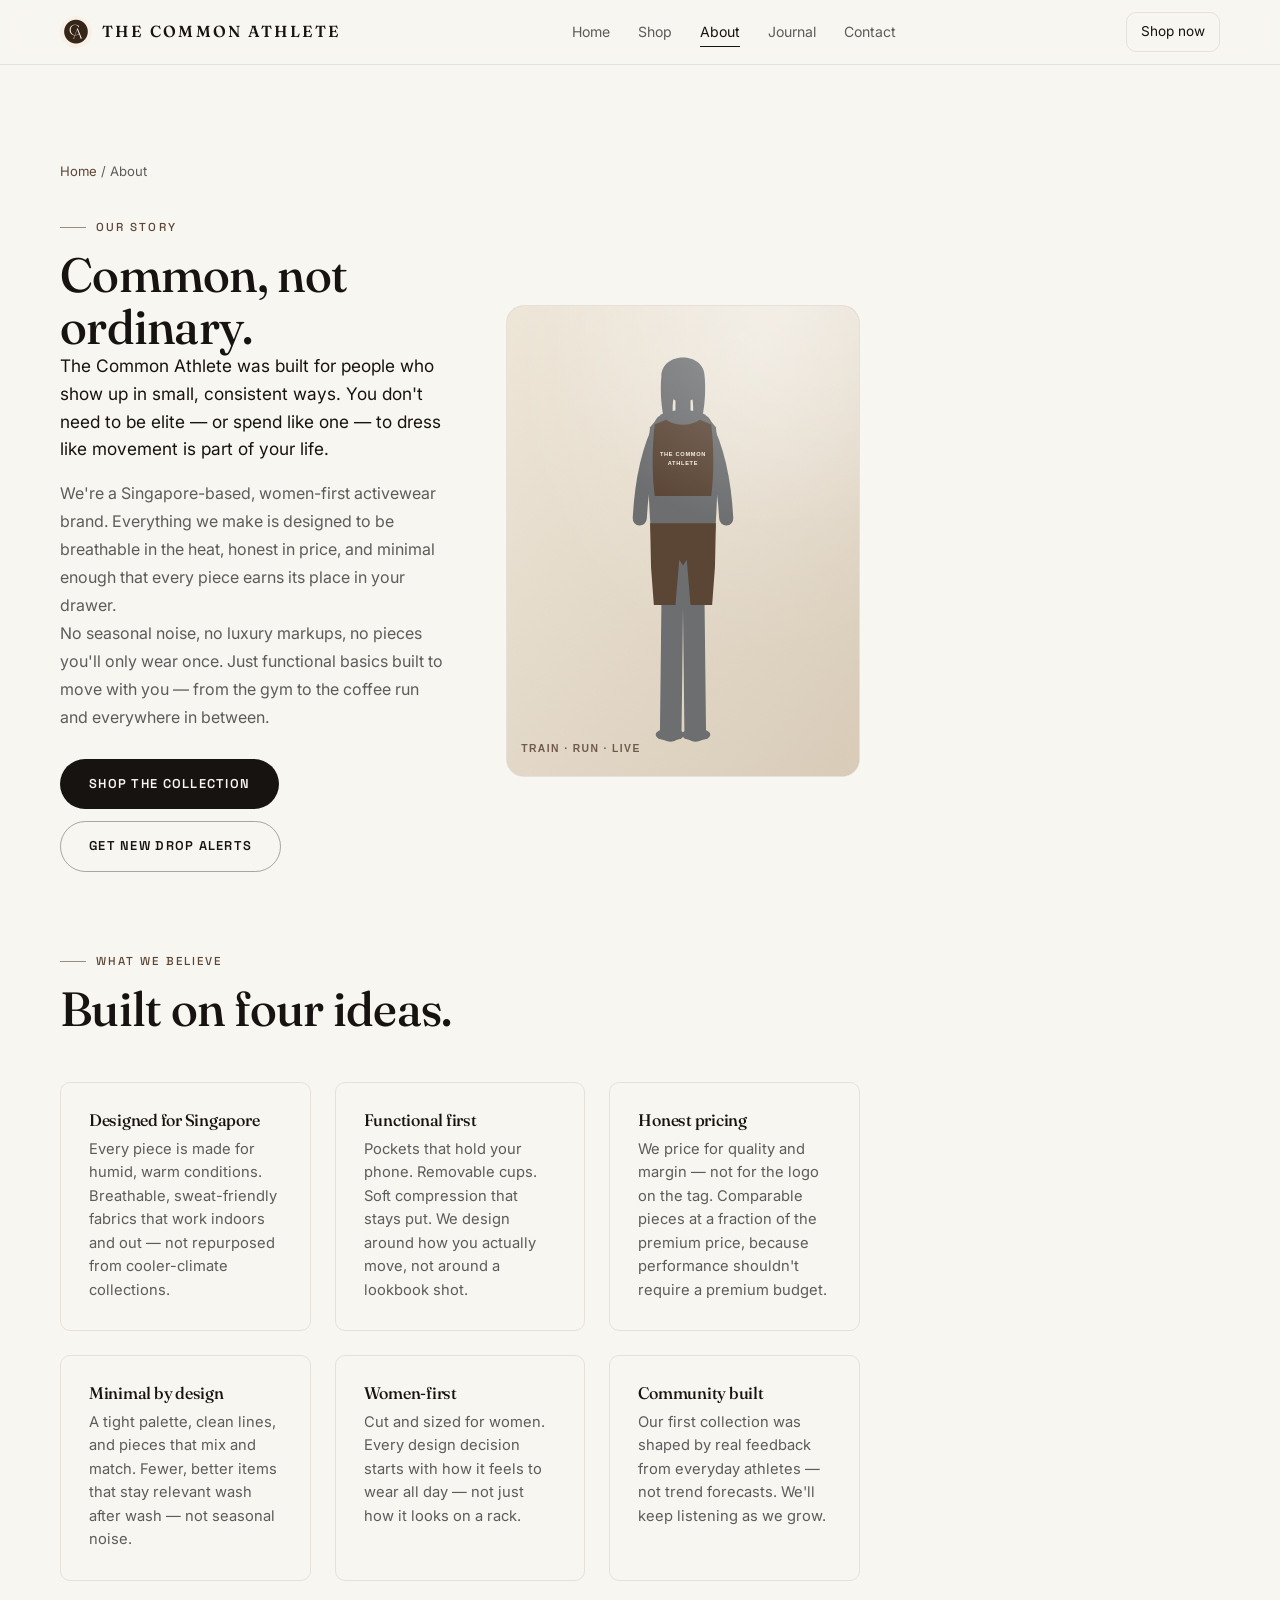
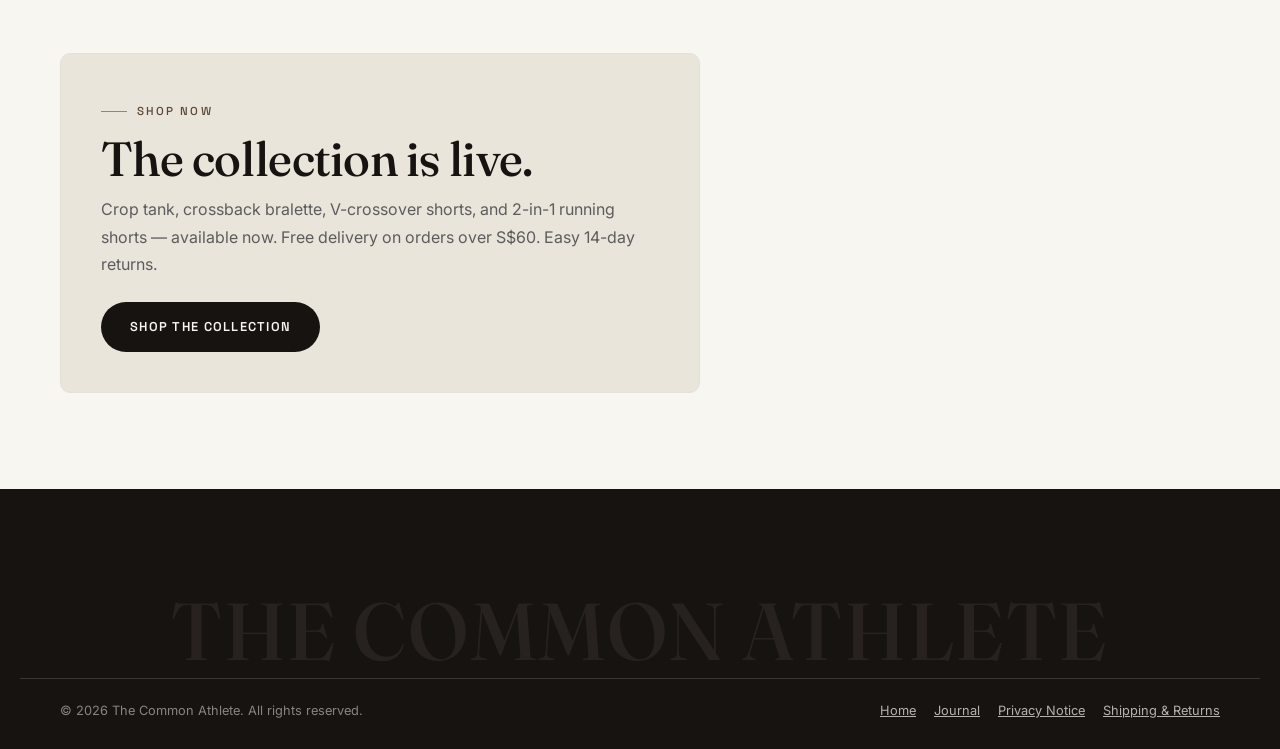
<file: about.html>
<!DOCTYPE html>
<html lang="en">
<head>
  <meta charset="UTF-8" />
  <meta name="viewport" content="width=device-width, initial-scale=1.0" />
  <title>About | The Common Athlete — Activewear Made in Singapore</title>
  <meta name="description" content="The Common Athlete is a Singapore-based, women-first activewear brand made for everyday athletes. Minimal, breathable pieces at honest prices — no luxury markup." />
  <meta name="keywords" content="about The Common Athlete, activewear brand Singapore, affordable athleisure Singapore, women's activewear" />
  <link rel="canonical" href="https://dominopizzaaaa.github.io/the-common-athlete/about.html" />
  <link rel="icon" href="favicon-32.png" sizes="32x32" type="image/png" />
  <link rel="icon" href="favicon-16.png" sizes="16x16" type="image/png" />
  <link rel="apple-touch-icon" href="apple-touch-icon.png" />

  <meta property="og:type" content="website" />
  <meta property="og:site_name" content="The Common Athlete" />
  <meta property="og:title" content="About The Common Athlete — Activewear Made in Singapore" />
  <meta property="og:description" content="Minimal, breathable activewear made for everyday athletes. Honest prices, no luxury markup." />
  <meta property="og:url" content="https://dominopizzaaaa.github.io/the-common-athlete/about.html" />
  <meta property="og:image" content="https://dominopizzaaaa.github.io/the-common-athlete/images/og-image.png" />
  <meta name="twitter:card" content="summary_large_image" />

  <link rel="preconnect" href="https://fonts.googleapis.com" />
  <link rel="preconnect" href="https://fonts.gstatic.com" crossorigin />
  <link href="https://fonts.googleapis.com/css2?family=Fraunces:ital,opsz,wght@0,9..144,400..600;1,9..144,400..600&family=Inter:wght@300;400;500;600&family=Space+Grotesk:wght@500;600;700&display=swap" rel="stylesheet" />
  <link rel="stylesheet" href="css/styles.css" />

  <script type="application/ld+json">
  {
    "@context": "https://schema.org",
    "@type": "AboutPage",
    "name": "About The Common Athlete",
    "url": "https://dominopizzaaaa.github.io/the-common-athlete/about.html",
    "description": "The Common Athlete is a Singapore-based women-first activewear brand for everyday athletes.",
    "publisher": {
      "@type": "Organization",
      "name": "The Common Athlete",
      "url": "https://dominopizzaaaa.github.io/the-common-athlete/"
    }
  }
  </script>
  <script type="application/ld+json">
  {
    "@context": "https://schema.org",
    "@type": "BreadcrumbList",
    "itemListElement": [
      { "@type": "ListItem", "position": 1, "name": "Home", "item": "https://dominopizzaaaa.github.io/the-common-athlete/" },
      { "@type": "ListItem", "position": 2, "name": "About" }
    ]
  }
  </script>
</head>
<body>
  <a class="skip-link" href="#main-content">Skip to content</a>

  <header class="nav" id="nav">
    <div class="nav__inner container">
      <a href="index.html" class="nav__logo">
        <img src="images/logo.png" alt="" class="nav__logo-mark" width="32" height="32" />
        <span>THE COMMON ATHLETE</span>
      </a>
      <nav class="nav__links" aria-label="Primary">
        <a href="index.html">Home</a>
        <a href="shop/index.html">Shop</a>
        <a href="about.html" class="is-active">About</a>
        <a href="blog/index.html">Journal</a>
        <a href="contact.html">Contact</a>
      </nav>
      <a href="shop/index.html" class="nav__bag">Shop now</a>
    </div>
  </header>

  <main class="section" id="main-content">
    <div class="container">

      <nav class="breadcrumb" aria-label="Breadcrumb" style="margin-bottom:28px;">
        <a href="index.html">Home</a> / About
      </nav>

      <div class="about-page">

        <div class="about-page__intro">
          <div>
            <span class="eyebrow">Our story</span>
            <h1 class="section__title" style="margin-top:12px;">Common, not ordinary.</h1>
            <p class="lead">The Common Athlete was built for people who show up in small, consistent ways. You don't need to be elite — or spend like one — to dress like movement is part of your life.</p>
            <p style="color:var(--muted);line-height:1.75;">We're a Singapore-based, women-first activewear brand. Everything we make is designed to be breathable in the heat, honest in price, and minimal enough that every piece earns its place in your drawer.</p>
            <p style="color:var(--muted);line-height:1.75;">No seasonal noise, no luxury markups, no pieces you'll only wear once. Just functional basics built to move with you — from the gym to the coffee run and everywhere in between.</p>
            <div style="display:flex;gap:12px;flex-wrap:wrap;margin-top:28px;">
              <a href="shop/index.html" class="btn btn--solid">Shop the collection</a>
              <a href="contact.html" class="btn btn--outline">Get new drop alerts</a>
            </div>
          </div>
          <div class="ph ph--tall">
            <img src="images/about.svg" alt="Everyday athletes wearing The Common Athlete — train, run, live" loading="lazy" />
          </div>
        </div>

        <div>
          <span class="eyebrow">What we believe</span>
          <h2 class="section__title" style="margin-top:12px;margin-bottom:28px;">Built on four ideas.</h2>
          <div class="about-page__values">
            <div class="about-page__value">
              <h3>Designed for Singapore</h3>
              <p>Every piece is made for humid, warm conditions. Breathable, sweat-friendly fabrics that work indoors and out — not repurposed from cooler-climate collections.</p>
            </div>
            <div class="about-page__value">
              <h3>Functional first</h3>
              <p>Pockets that hold your phone. Removable cups. Soft compression that stays put. We design around how you actually move, not around a lookbook shot.</p>
            </div>
            <div class="about-page__value">
              <h3>Honest pricing</h3>
              <p>We price for quality and margin — not for the logo on the tag. Comparable pieces at a fraction of the premium price, because performance shouldn't require a premium budget.</p>
            </div>
            <div class="about-page__value">
              <h3>Minimal by design</h3>
              <p>A tight palette, clean lines, and pieces that mix and match. Fewer, better items that stay relevant wash after wash — not seasonal noise.</p>
            </div>
            <div class="about-page__value">
              <h3>Women-first</h3>
              <p>Cut and sized for women. Every design decision starts with how it feels to wear all day — not just how it looks on a rack.</p>
            </div>
            <div class="about-page__value">
              <h3>Community built</h3>
              <p>Our first collection was shaped by real feedback from everyday athletes — not trend forecasts. We'll keep listening as we grow.</p>
            </div>
          </div>
        </div>

        <div style="margin-top:72px;padding:40px;border:1px solid var(--border);border-radius:var(--radius);background:var(--bg-alt);max-width:640px;">
          <span class="eyebrow">Shop now</span>
          <h2 class="section__title" style="margin-top:12px;margin-bottom:12px;">The collection is live.</h2>
          <p style="color:var(--muted);margin-bottom:24px;line-height:1.7;">Crop tank, crossback bralette, V-crossover shorts, and 2-in-1 running shorts — available now. Free delivery on orders over S$60. Easy 14-day returns.</p>
          <a href="shop/women.html" class="btn btn--solid">Shop the collection</a>
        </div>

      </div>
    </div>
  </main>

  <footer class="footer">
    <span class="footer__mega" aria-hidden="true">THE COMMON ATHLETE</span>
    <div class="container footer__base">
      <p>© <span id="year"></span> The Common Athlete. All rights reserved.</p>
      <nav class="footer__legal" aria-label="Legal">
        <a href="index.html">Home</a>
        <a href="blog/index.html">Journal</a>
        <a href="privacy.html">Privacy Notice</a>
        <a href="shipping-returns.html">Shipping &amp; Returns</a>
      </nav>
    </div>
  </footer>
  <script>document.getElementById('year').textContent = new Date().getFullYear();</script>
</body>
</html>
</file>
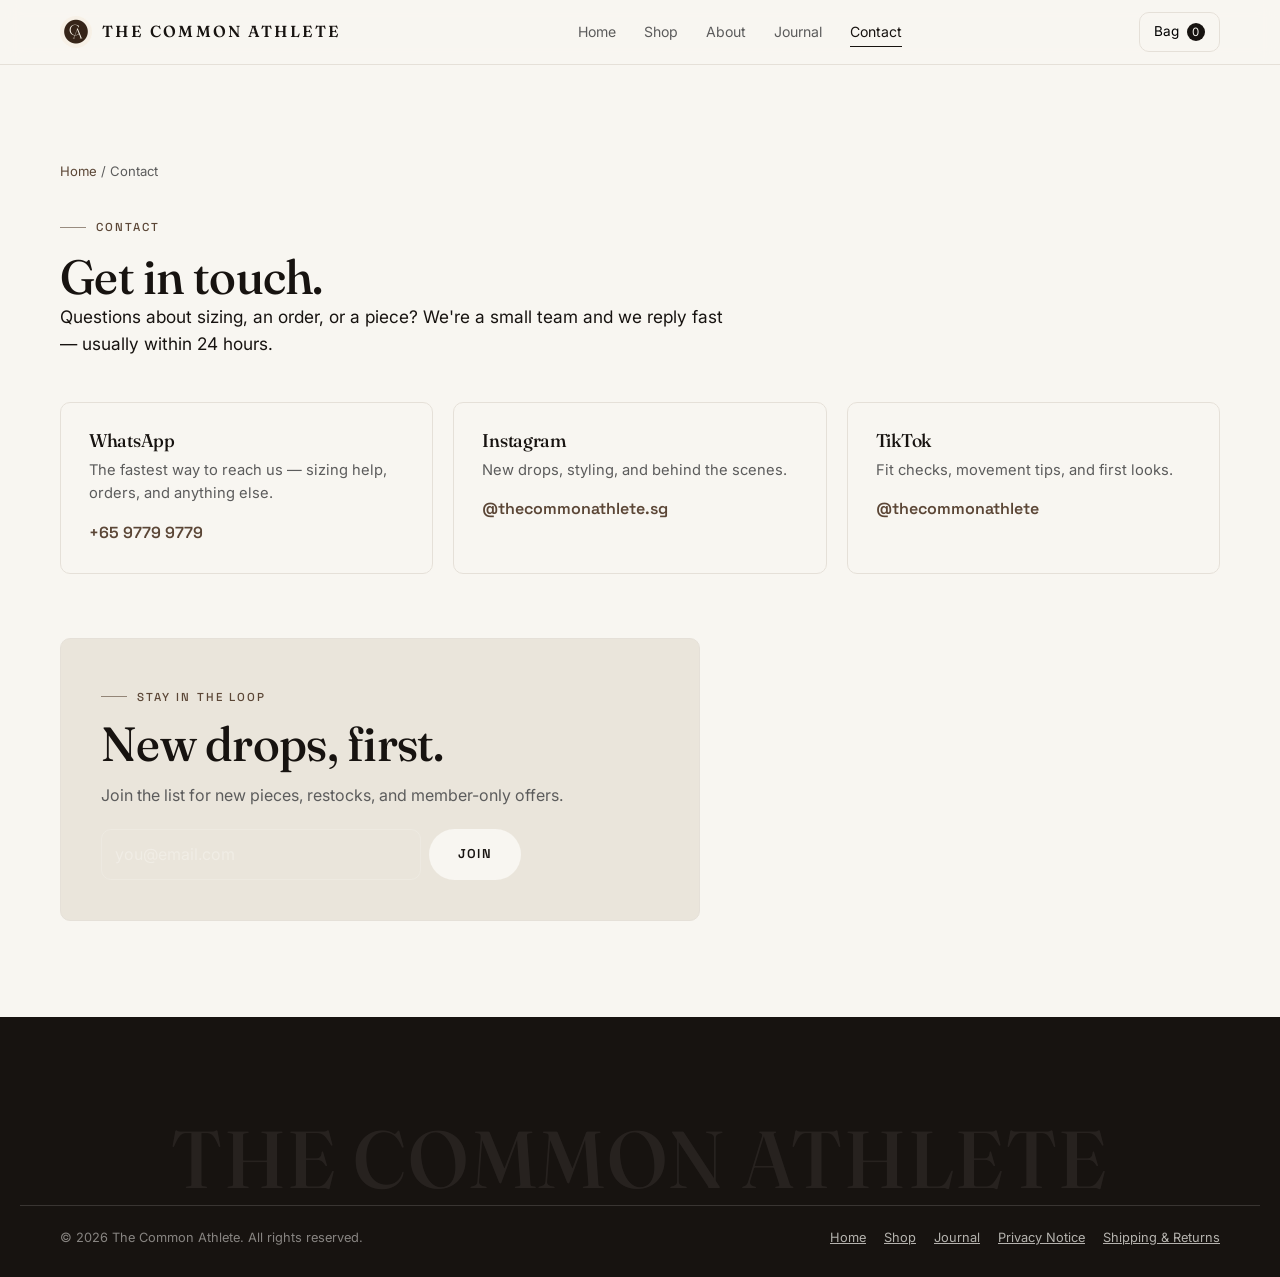
<file: contact.html>
<!DOCTYPE html>
<html lang="en">
<head>
  <meta charset="UTF-8" />
  <meta name="viewport" content="width=device-width, initial-scale=1.0" />
  <title>Contact | The Common Athlete — Get in Touch</title>
  <meta name="description" content="Get in touch with The Common Athlete. WhatsApp us for sizing help and orders, follow along on Instagram and TikTok, or join the list for new drops." />
  <meta name="keywords" content="contact The Common Athlete, activewear Singapore contact, WhatsApp order" />
  <link rel="canonical" href="https://dominopizzaaaa.github.io/the-common-athlete/contact.html" />
  <link rel="icon" href="favicon-32.png" sizes="32x32" type="image/png" />
  <link rel="icon" href="favicon-16.png" sizes="16x16" type="image/png" />
  <link rel="apple-touch-icon" href="apple-touch-icon.png" />

  <meta property="og:type" content="website" />
  <meta property="og:site_name" content="The Common Athlete" />
  <meta property="og:title" content="Contact The Common Athlete" />
  <meta property="og:description" content="WhatsApp us, follow along, or join the list for new drops." />
  <meta property="og:url" content="https://dominopizzaaaa.github.io/the-common-athlete/contact.html" />
  <meta property="og:image" content="https://dominopizzaaaa.github.io/the-common-athlete/images/og-image.png" />
  <meta name="twitter:card" content="summary_large_image" />

  <link rel="preconnect" href="https://fonts.googleapis.com" />
  <link rel="preconnect" href="https://fonts.gstatic.com" crossorigin />
  <link href="https://fonts.googleapis.com/css2?family=Fraunces:ital,opsz,wght@0,9..144,400..600;1,9..144,400..600&family=Inter:wght@300;400;500;600&family=Space+Grotesk:wght@500;600;700&display=swap" rel="stylesheet" />
  <link rel="stylesheet" href="css/styles.css" />

  <script type="application/ld+json">
  {
    "@context": "https://schema.org",
    "@type": "ContactPage",
    "name": "Contact The Common Athlete",
    "url": "https://dominopizzaaaa.github.io/the-common-athlete/contact.html",
    "mainEntity": {
      "@type": "Organization",
      "name": "The Common Athlete",
      "contactPoint": {
        "@type": "ContactPoint",
        "contactType": "customer service",
        "telephone": "+65-9779-9779",
        "areaServed": "SG"
      }
    }
  }
  </script>
  <script type="application/ld+json">
  {
    "@context": "https://schema.org",
    "@type": "BreadcrumbList",
    "itemListElement": [
      { "@type": "ListItem", "position": 1, "name": "Home", "item": "https://dominopizzaaaa.github.io/the-common-athlete/" },
      { "@type": "ListItem", "position": 2, "name": "Contact" }
    ]
  }
  </script>
</head>
<body>
  <a class="skip-link" href="#main-content">Skip to content</a>

  <header class="nav" id="nav">
    <div class="nav__inner container">
      <button class="nav__burger" id="burger" aria-label="Open menu" aria-expanded="false" aria-controls="mobileMenu" aria-haspopup="true">
        <span></span><span></span><span></span>
      </button>

      <a href="index.html" class="nav__logo">
        <img src="images/logo.png" alt="" class="nav__logo-mark" width="32" height="32" />
        <span>THE COMMON ATHLETE</span>
      </a>

      <nav class="nav__links" aria-label="Primary">
        <a href="index.html">Home</a>
        <a href="shop/index.html">Shop</a>
        <a href="about.html">About</a>
        <a href="blog/index.html">Journal</a>
        <a href="contact.html" class="is-active">Contact</a>
      </nav>

      <button class="nav__bag" id="bagBtn" aria-label="Open bag">
        Bag <span class="nav__bag-count" id="bagCount">0</span>
      </button>
    </div>

    <div class="mobile-menu" id="mobileMenu" aria-hidden="true">
      <nav aria-label="Mobile">
        <a href="index.html" class="mobile-menu__link">Home</a>
        <a href="shop/index.html" class="mobile-menu__link">Shop</a>
        <a href="about.html" class="mobile-menu__link">About</a>
        <a href="blog/index.html" class="mobile-menu__link">Journal</a>
        <a href="contact.html" class="mobile-menu__link">Contact</a>
      </nav>
    </div>
  </header>

  <main class="section" id="main-content">
    <div class="container">
      <nav class="breadcrumb" aria-label="Breadcrumb" style="margin-bottom:28px;">
        <a href="index.html">Home</a> / Contact
      </nav>

      <header class="section__head">
        <span class="eyebrow">Contact</span>
        <h1 class="section__title">Get in touch.</h1>
        <p class="lead">Questions about sizing, an order, or a piece? We're a small team and we reply fast — usually within 24 hours.</p>
      </header>

      <div class="contact-grid">
        <a class="contact-card" href="https://wa.me/6597799779" target="_blank" rel="noopener">
          <h2 class="contact-card__title">WhatsApp</h2>
          <p>The fastest way to reach us — sizing help, orders, and anything else.</p>
          <span class="contact-card__value">+65 9779 9779</span>
        </a>

        <a class="contact-card" href="https://www.instagram.com/thecommonathlete.sg" target="_blank" rel="noopener">
          <h2 class="contact-card__title">Instagram</h2>
          <p>New drops, styling, and behind the scenes.</p>
          <span class="contact-card__value">@thecommonathlete.sg</span>
        </a>

        <a class="contact-card" href="https://www.tiktok.com/@thecommonathlete" target="_blank" rel="noopener">
          <h2 class="contact-card__title">TikTok</h2>
          <p>Fit checks, movement tips, and first looks.</p>
          <span class="contact-card__value">@thecommonathlete</span>
        </a>
      </div>

      <div class="contact-news">
        <span class="eyebrow">Stay in the loop</span>
        <h2 class="section__title" style="margin-top:12px;margin-bottom:12px;">New drops, first.</h2>
        <p style="color:var(--muted);margin-bottom:20px;line-height:1.7;">Join the list for new pieces, restocks, and member-only offers.</p>
        <form class="footer__form" id="footerForm" novalidate style="max-width:420px;">
          <input type="email" name="email" placeholder="you@email.com" aria-label="Email" required />
          <button type="submit" class="btn btn--solid">Join</button>
        </form>
        <p class="footer__msg" id="footerMsg" role="status" aria-live="polite" hidden>Thanks — you're on the list.</p>
      </div>
    </div>
  </main>

  <footer class="footer">
    <span class="footer__mega" aria-hidden="true">THE COMMON ATHLETE</span>
    <div class="container footer__base">
      <p>© <span id="year"></span> The Common Athlete. All rights reserved.</p>
      <nav class="footer__legal" aria-label="Legal">
        <a href="index.html">Home</a>
        <a href="shop/index.html">Shop</a>
        <a href="blog/index.html">Journal</a>
        <a href="privacy.html">Privacy Notice</a>
        <a href="shipping-returns.html">Shipping &amp; Returns</a>
      </nav>
    </div>
  </footer>

  <script src="js/main.js"></script>
</body>
</html>
</file>
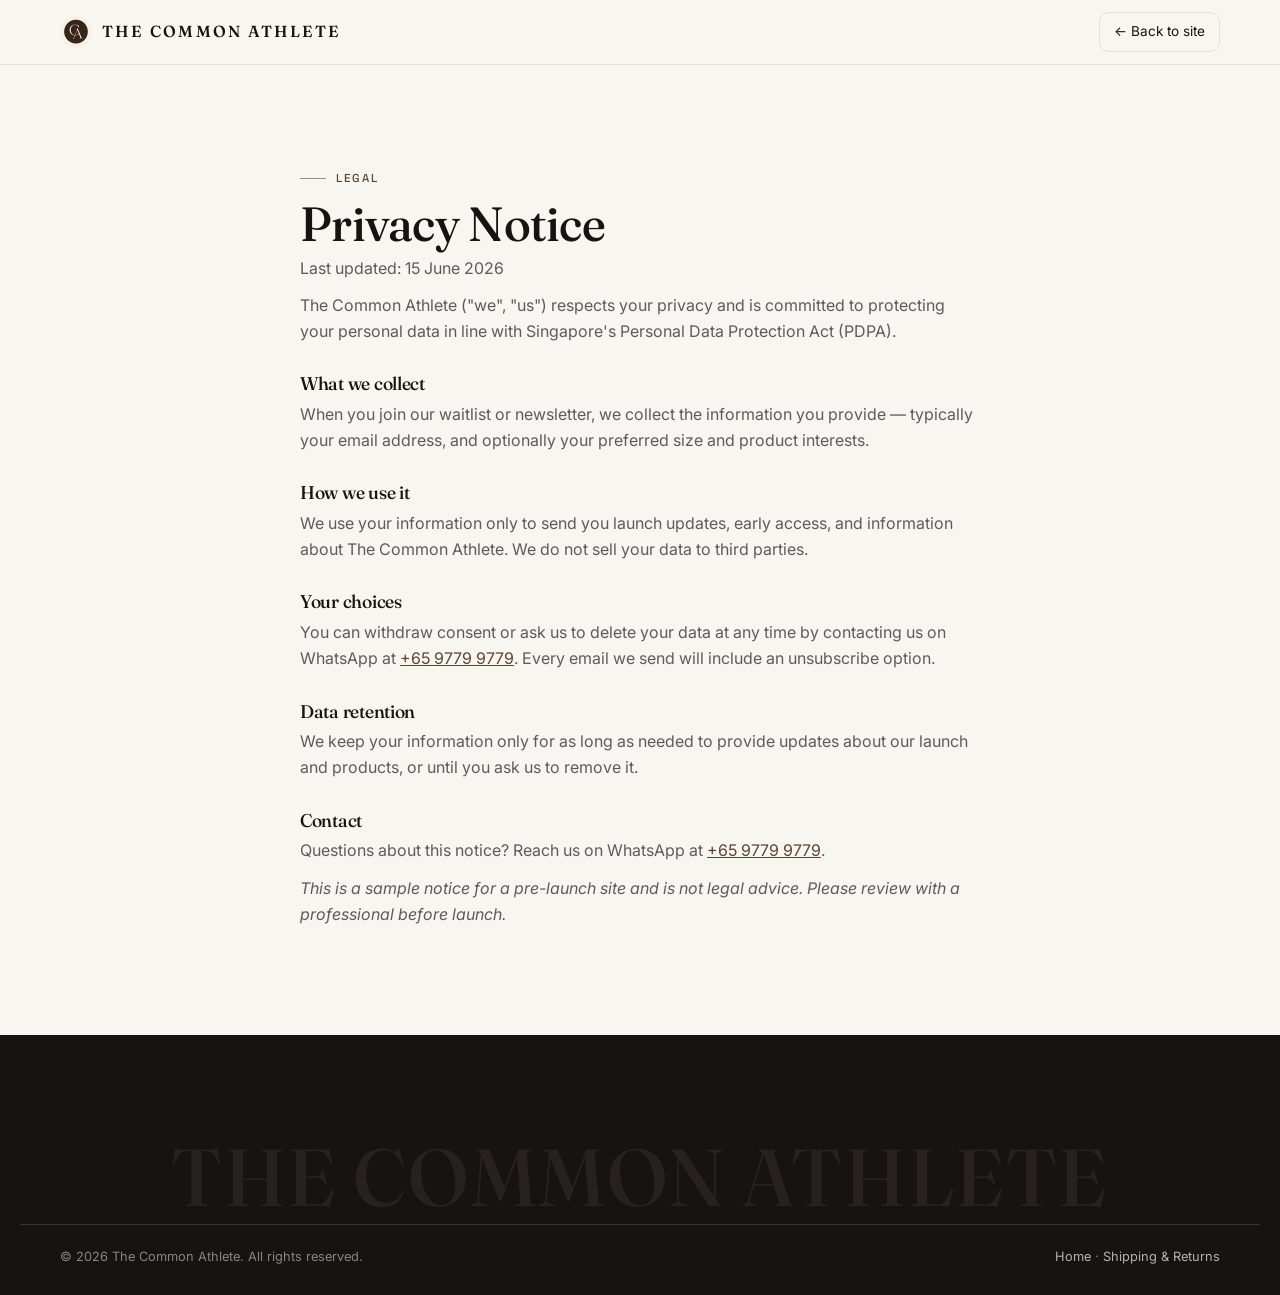
<file: privacy.html>
<!DOCTYPE html>
<html lang="en">
<head>
  <meta charset="UTF-8" />
  <meta name="viewport" content="width=device-width, initial-scale=1.0" />
  <meta name="description" content="Privacy Notice for The Common Athlete — how we collect and use your information under Singapore's PDPA." />
  <meta name="robots" content="noindex, follow" />
  <title>Privacy Notice — The Common Athlete</title>
  <link rel="icon" href="favicon-32.png" sizes="32x32" type="image/png" />
  <link rel="icon" href="favicon-16.png" sizes="16x16" type="image/png" />
  <link rel="apple-touch-icon" href="apple-touch-icon.png" />
  <link rel="preconnect" href="https://fonts.googleapis.com" />
  <link rel="preconnect" href="https://fonts.gstatic.com" crossorigin />
  <link href="https://fonts.googleapis.com/css2?family=Fraunces:ital,opsz,wght@0,9..144,400..600;1,9..144,400..600&family=Inter:wght@300;400;500;600&family=Space+Grotesk:wght@500;600;700&display=swap" rel="stylesheet" />
  <link rel="stylesheet" href="css/styles.css" />
</head>
<body>
  <header class="nav">
    <div class="nav__inner container">
      <a href="index.html" class="nav__logo">
        <img src="images/logo.png" alt="" class="nav__logo-mark" width="32" height="32" />
        <span>THE COMMON ATHLETE</span>
      </a>
      <a href="index.html" class="nav__bag">← Back to site</a>
    </div>
  </header>

  <main class="section">
    <article class="container legal">
      <span class="eyebrow">Legal</span>
      <h1 class="section__title">Privacy Notice</h1>
      <p class="muted">Last updated: 15 June 2026</p>

      <p>The Common Athlete ("we", "us") respects your privacy and is committed to protecting your personal data in line with Singapore's Personal Data Protection Act (PDPA).</p>

      <h2>What we collect</h2>
      <p>When you join our waitlist or newsletter, we collect the information you provide — typically your email address, and optionally your preferred size and product interests.</p>

      <h2>How we use it</h2>
      <p>We use your information only to send you launch updates, early access, and information about The Common Athlete. We do not sell your data to third parties.</p>

      <h2>Your choices</h2>
      <p>You can withdraw consent or ask us to delete your data at any time by contacting us on WhatsApp at <a href="https://wa.me/6597799779">+65 9779 9779</a>. Every email we send will include an unsubscribe option.</p>

      <h2>Data retention</h2>
      <p>We keep your information only for as long as needed to provide updates about our launch and products, or until you ask us to remove it.</p>

      <h2>Contact</h2>
      <p>Questions about this notice? Reach us on WhatsApp at <a href="https://wa.me/6597799779">+65 9779 9779</a>.</p>

      <p class="muted"><em>This is a sample notice for a pre-launch site and is not legal advice. Please review with a professional before launch.</em></p>
    </article>
  </main>

  <footer class="footer">
    <span class="footer__mega" aria-hidden="true">THE COMMON ATHLETE</span>
    <div class="container footer__base">
      <p>© <span id="year"></span> The Common Athlete. All rights reserved.</p>
      <p><a href="index.html">Home</a> · <a href="shipping-returns.html">Shipping &amp; Returns</a></p>
    </div>
  </footer>
  <script>document.getElementById('year').textContent = new Date().getFullYear();</script>
</body>
</html>
</file>
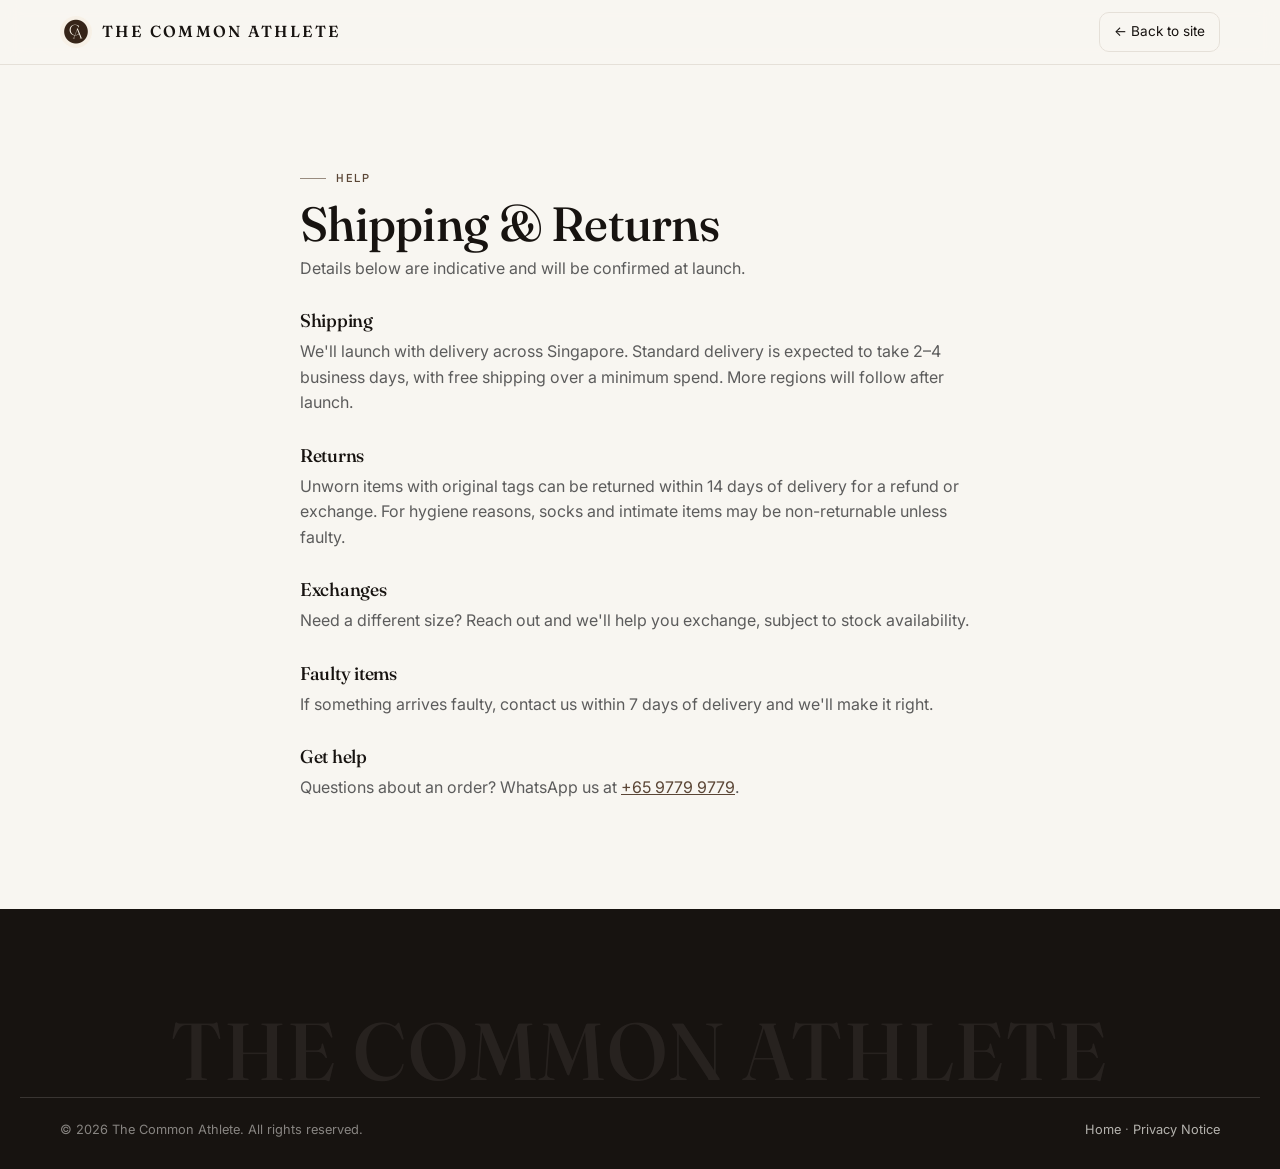
<file: shipping-returns.html>
<!DOCTYPE html>
<html lang="en">
<head>
  <meta charset="UTF-8" />
  <meta name="viewport" content="width=device-width, initial-scale=1.0" />
  <meta name="description" content="Shipping and returns information for The Common Athlete — delivery across Singapore and our 14-day return policy." />
  <meta name="robots" content="noindex, follow" />
  <title>Shipping &amp; Returns — The Common Athlete</title>
  <link rel="icon" href="favicon-32.png" sizes="32x32" type="image/png" />
  <link rel="icon" href="favicon-16.png" sizes="16x16" type="image/png" />
  <link rel="apple-touch-icon" href="apple-touch-icon.png" />
  <link rel="preconnect" href="https://fonts.googleapis.com" />
  <link rel="preconnect" href="https://fonts.gstatic.com" crossorigin />
  <link href="https://fonts.googleapis.com/css2?family=Fraunces:ital,opsz,wght@0,9..144,400..600;1,9..144,400..600&family=Inter:wght@300;400;500;600&family=Space+Grotesk:wght@500;600;700&display=swap" rel="stylesheet" />
  <link rel="stylesheet" href="css/styles.css" />
</head>
<body>
  <header class="nav">
    <div class="nav__inner container">
      <a href="index.html" class="nav__logo">
        <img src="images/logo.png" alt="" class="nav__logo-mark" width="32" height="32" />
        <span>THE COMMON ATHLETE</span>
      </a>
      <a href="index.html" class="nav__bag">← Back to site</a>
    </div>
  </header>

  <main class="section">
    <article class="container legal">
      <span class="eyebrow">Help</span>
      <h1 class="section__title">Shipping &amp; Returns</h1>
      <p class="muted">Details below are indicative and will be confirmed at launch.</p>

      <h2>Shipping</h2>
      <p>We'll launch with delivery across Singapore. Standard delivery is expected to take 2–4 business days, with free shipping over a minimum spend. More regions will follow after launch.</p>

      <h2>Returns</h2>
      <p>Unworn items with original tags can be returned within 14 days of delivery for a refund or exchange. For hygiene reasons, socks and intimate items may be non-returnable unless faulty.</p>

      <h2>Exchanges</h2>
      <p>Need a different size? Reach out and we'll help you exchange, subject to stock availability.</p>

      <h2>Faulty items</h2>
      <p>If something arrives faulty, contact us within 7 days of delivery and we'll make it right.</p>

      <h2>Get help</h2>
      <p>Questions about an order? WhatsApp us at <a href="https://wa.me/6597799779">+65 9779 9779</a>.</p>
    </article>
  </main>

  <footer class="footer">
    <span class="footer__mega" aria-hidden="true">THE COMMON ATHLETE</span>
    <div class="container footer__base">
      <p>© <span id="year"></span> The Common Athlete. All rights reserved.</p>
      <p><a href="index.html">Home</a> · <a href="privacy.html">Privacy Notice</a></p>
    </div>
  </footer>
  <script>document.getElementById('year').textContent = new Date().getFullYear();</script>
</body>
</html>
</file>
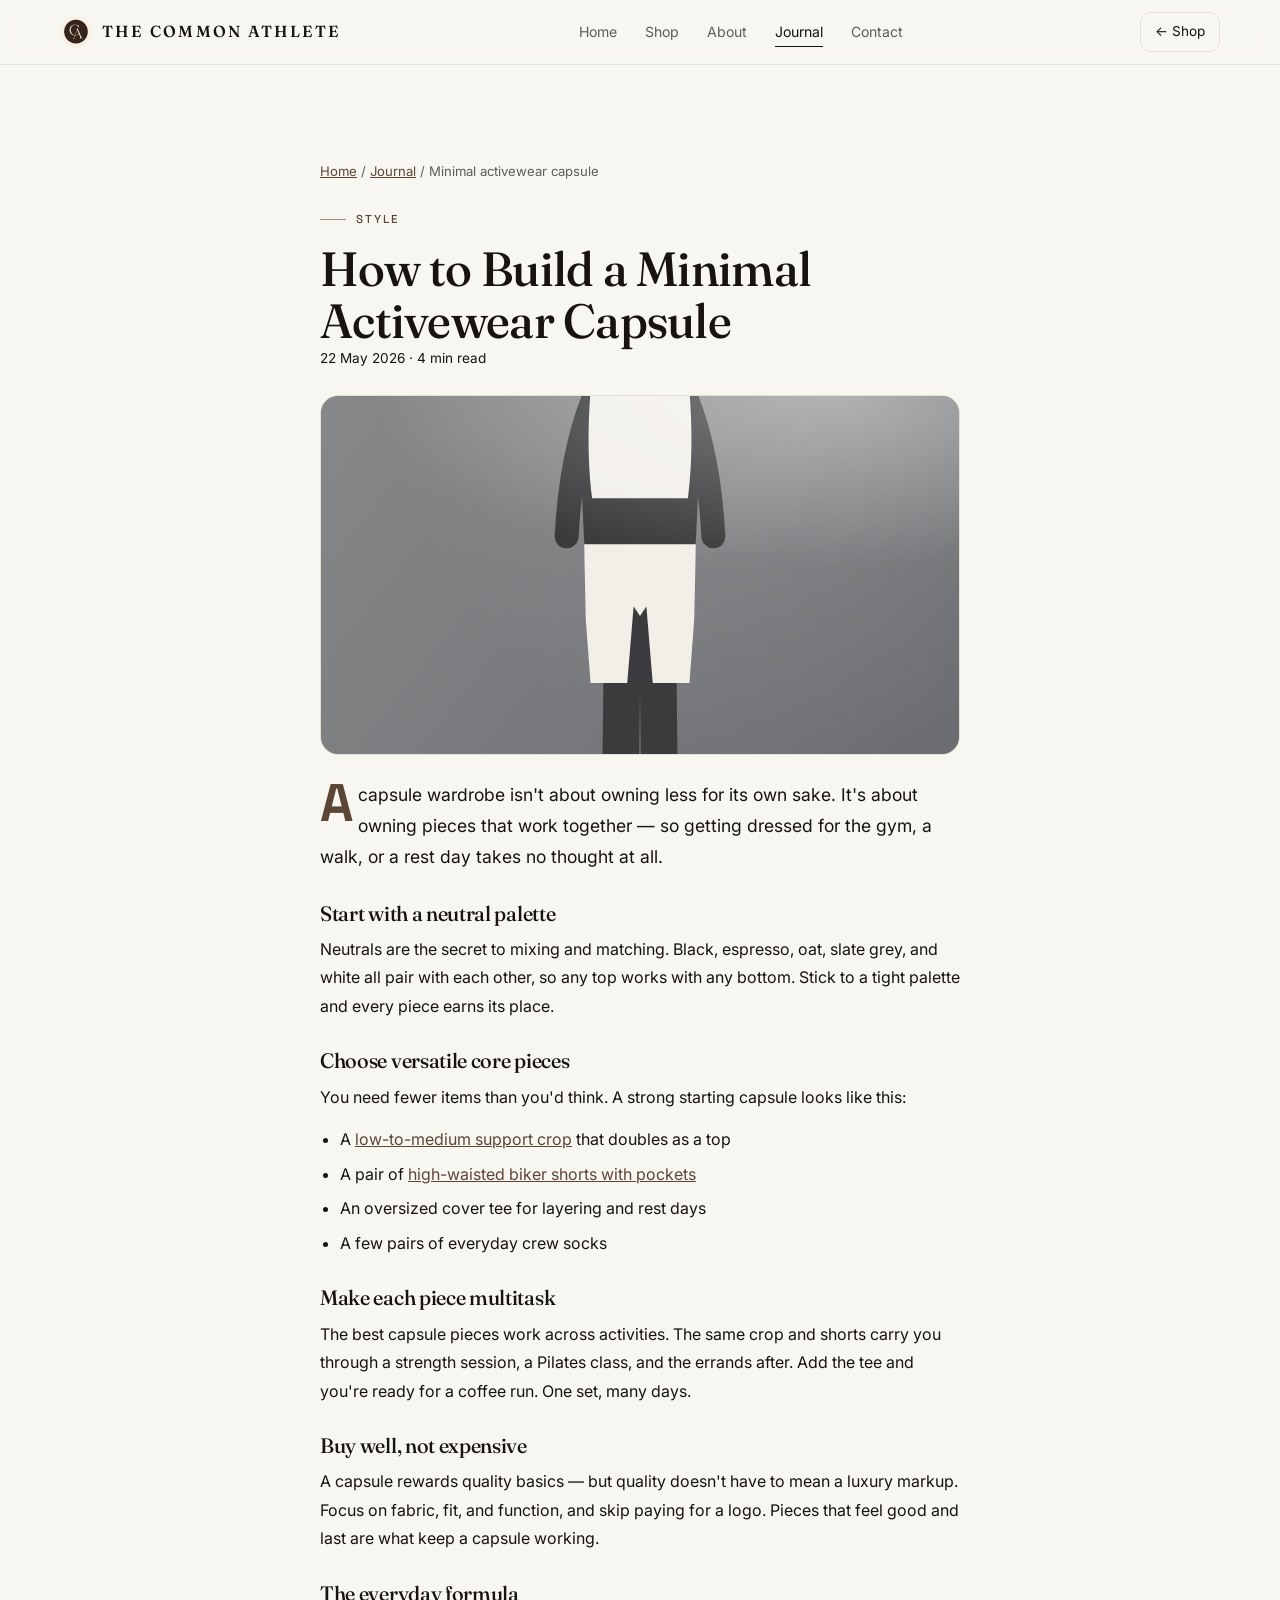
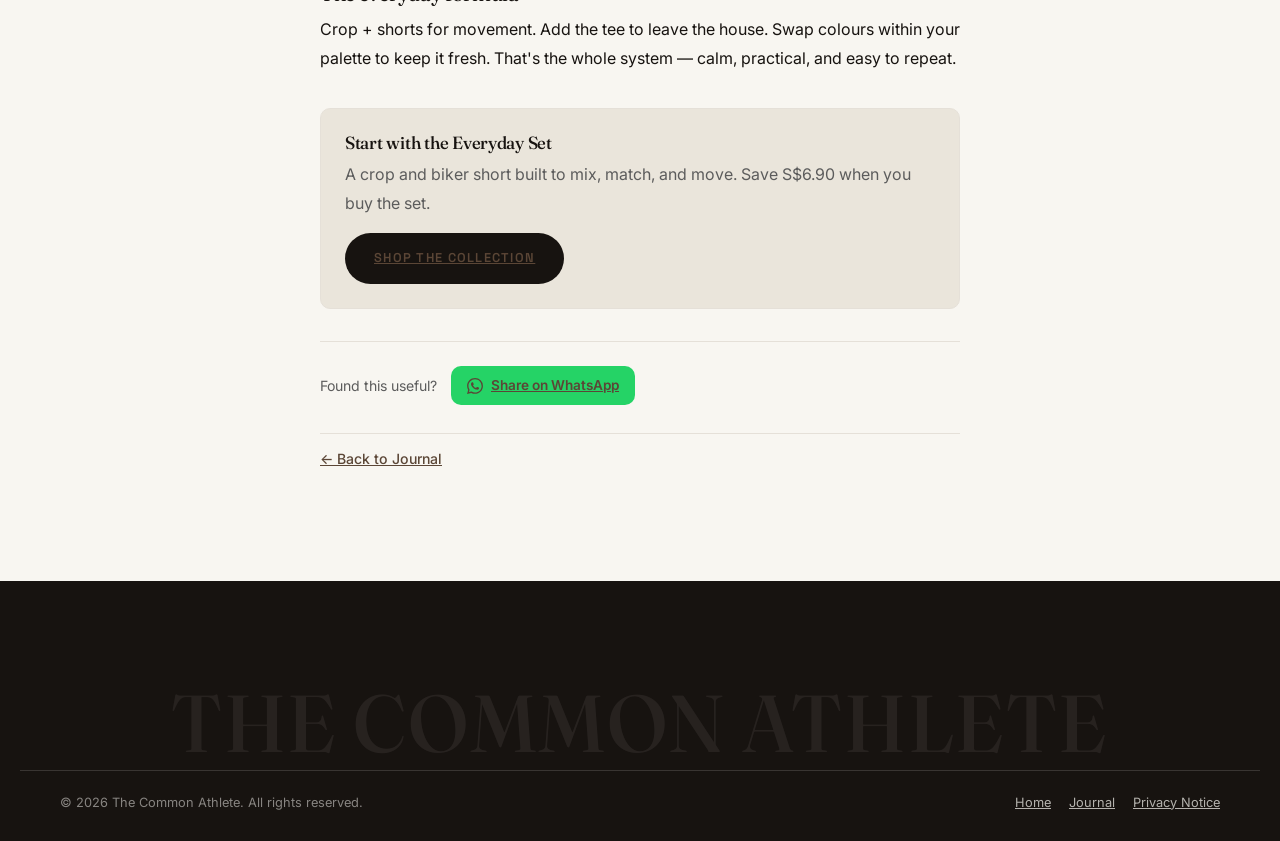
<file: blog/activewear-capsule-wardrobe.html>
<!DOCTYPE html>
<html lang="en">
<head>
  <meta charset="UTF-8" />
  <meta name="viewport" content="width=device-width, initial-scale=1.0" />
  <title>How to Build a Minimal Activewear Capsule | The Common Athlete</title>
  <meta name="description" content="A small, mix-and-match activewear capsule that covers gym, run, Pilates, and rest days. Fewer pieces, more outfits — without the luxury markup." />
  <meta name="keywords" content="activewear capsule wardrobe, minimal activewear, mix and match activewear, athleisure capsule, affordable activewear Singapore" />
  <link rel="canonical" href="https://dominopizzaaaa.github.io/the-common-athlete/blog/activewear-capsule-wardrobe.html" />
  <link rel="icon" href="../favicon-32.png" sizes="32x32" type="image/png" />
  <link rel="icon" href="../favicon-16.png" sizes="16x16" type="image/png" />
  <link rel="apple-touch-icon" href="../apple-touch-icon.png" />

  <meta property="og:type" content="article" />
  <meta property="og:site_name" content="The Common Athlete" />
  <meta property="og:title" content="How to Build a Minimal Activewear Capsule" />
  <meta property="og:description" content="A few mix-and-match pieces that cover gym, run, Pilates, and rest days." />
  <meta property="og:url" content="https://dominopizzaaaa.github.io/the-common-athlete/blog/activewear-capsule-wardrobe.html" />
  <meta property="og:image" content="https://dominopizzaaaa.github.io/the-common-athlete/images/og-image.png" />
  <meta name="twitter:card" content="summary_large_image" />

  <link rel="preconnect" href="https://fonts.googleapis.com" />
  <link rel="preconnect" href="https://fonts.gstatic.com" crossorigin />
  <link href="https://fonts.googleapis.com/css2?family=Fraunces:ital,opsz,wght@0,9..144,400..600;1,9..144,400..600&family=Inter:wght@300;400;500;600&family=Space+Grotesk:wght@500;600;700&display=swap" rel="stylesheet" />
  <link rel="stylesheet" href="../css/styles.css" />

  <script type="application/ld+json">
  {
    "@context": "https://schema.org",
    "@type": "BlogPosting",
    "headline": "How to Build a Minimal Activewear Capsule",
    "description": "A few mix-and-match pieces that cover gym, run, Pilates, and rest days.",
    "image": "https://dominopizzaaaa.github.io/the-common-athlete/images/og-image.png",
    "datePublished": "2026-05-22",
    "dateModified": "2026-05-22",
    "author": { "@type": "Organization", "name": "The Common Athlete" },
    "publisher": {
      "@type": "Organization",
      "name": "The Common Athlete",
      "logo": { "@type": "ImageObject", "url": "https://dominopizzaaaa.github.io/the-common-athlete/apple-touch-icon.png" }
    },
    "mainEntityOfPage": "https://dominopizzaaaa.github.io/the-common-athlete/blog/activewear-capsule-wardrobe.html"
  }
  </script>
  <script type="application/ld+json">
  {
    "@context": "https://schema.org",
    "@type": "BreadcrumbList",
    "itemListElement": [
      { "@type": "ListItem", "position": 1, "name": "Home", "item": "https://dominopizzaaaa.github.io/the-common-athlete/" },
      { "@type": "ListItem", "position": 2, "name": "Journal", "item": "https://dominopizzaaaa.github.io/the-common-athlete/blog/" },
      { "@type": "ListItem", "position": 3, "name": "How to Build a Minimal Activewear Capsule" }
    ]
  }
  </script>
</head>
<body>
  <header class="nav">
    <div class="nav__inner container">
      <a href="../index.html" class="nav__logo">
        <img src="../images/logo.png" alt="" class="nav__logo-mark" width="32" height="32" />
        <span>THE COMMON ATHLETE</span>
      </a>
      <nav class="nav__links" aria-label="Primary">
        <a href="../index.html">Home</a>
        <a href="../shop/index.html">Shop</a>
        <a href="../about.html">About</a>
        <a href="index.html" class="is-active">Journal</a>
        <a href="../contact.html">Contact</a>
      </nav>
      <a href="../index.html" class="nav__bag">← Shop</a>
    </div>
  </header>

  <main class="section">
    <article class="container article">
      <nav class="breadcrumb" aria-label="Breadcrumb">
        <a href="../index.html">Home</a> / <a href="index.html">Journal</a> / Minimal activewear capsule
      </nav>

      <span class="eyebrow">Style</span>
      <h1 class="section__title">How to Build a Minimal Activewear Capsule</h1>
      <p class="article__meta">22 May 2026 · 4 min read</p>

      <div class="article__media ph"><img src="../images/look-1.svg" alt="A minimal, mix-and-match activewear capsule" /></div>

      <p class="article__lede">A capsule wardrobe isn't about owning less for its own sake. It's about owning pieces that work together — so getting dressed for the gym, a walk, or a rest day takes no thought at all.</p>

      <h2>Start with a neutral palette</h2>
      <p>Neutrals are the secret to mixing and matching. Black, espresso, oat, slate grey, and white all pair with each other, so any top works with any bottom. Stick to a tight palette and every piece earns its place.</p>

      <h2>Choose versatile core pieces</h2>
      <p>You need fewer items than you'd think. A strong starting capsule looks like this:</p>
      <ul>
        <li>A <a href="sports-bra-support-guide.html">low-to-medium support crop</a> that doubles as a top</li>
        <li>A pair of <a href="biker-shorts-with-pockets.html">high-waisted biker shorts with pockets</a></li>
        <li>An oversized cover tee for layering and rest days</li>
        <li>A few pairs of everyday crew socks</li>
      </ul>

      <h2>Make each piece multitask</h2>
      <p>The best capsule pieces work across activities. The same crop and shorts carry you through a strength session, a Pilates class, and the errands after. Add the tee and you're ready for a coffee run. One set, many days.</p>

      <h2>Buy well, not expensive</h2>
      <p>A capsule rewards quality basics — but quality doesn't have to mean a luxury markup. Focus on fabric, fit, and function, and skip paying for a logo. Pieces that feel good and last are what keep a capsule working.</p>

      <h2>The everyday formula</h2>
      <p>Crop + shorts for movement. Add the tee to leave the house. Swap colours within your palette to keep it fresh. That's the whole system — calm, practical, and easy to repeat.</p>

      <div class="article__cta">
        <h3>Start with the Everyday Set</h3>
        <p>A crop and biker short built to mix, match, and move. Save S$6.90 when you buy the set.</p>
        <a href="../shop/index.html" class="btn btn--solid">Shop the collection</a>
      </div>

      <div class="article__share">
        <p>Found this useful?</p>
        <a class="share-btn"
           href="https://wa.me/?text=How%20to%20Build%20a%20Minimal%20Activewear%20Capsule%20%E2%80%94%20The%20Common%20Athlete%0Ahttps%3A%2F%2Fdominopizzaaaa.github.io%2Fthe-common-athlete%2Fblog%2Factivewear-capsule-wardrobe.html"
           target="_blank" rel="noopener">
          <svg viewBox="0 0 24 24" width="16" height="16" aria-hidden="true" fill="currentColor">
            <path d="M17.472 14.382c-.297-.149-1.758-.867-2.03-.967-.273-.099-.471-.148-.67.15-.197.297-.767.966-.94 1.164-.173.199-.347.223-.644.075-.297-.15-1.255-.463-2.39-1.475-.883-.788-1.48-1.761-1.653-2.059-.173-.297-.018-.458.13-.606.134-.133.298-.347.446-.52.149-.174.198-.298.298-.497.099-.198.05-.371-.025-.52-.075-.149-.669-1.612-.916-2.207-.242-.579-.487-.5-.669-.51-.173-.008-.371-.01-.57-.01-.198 0-.52.074-.792.372-.272.297-1.04 1.016-1.04 2.479 0 1.462 1.065 2.875 1.213 3.074.149.198 2.096 3.2 5.077 4.487.709.306 1.262.489 1.694.625.712.227 1.36.195 1.871.118.571-.085 1.758-.719 2.006-1.413.248-.694.248-1.289.173-1.413-.074-.124-.272-.198-.57-.347m-5.421 7.403h-.004a9.87 9.87 0 01-5.031-1.378l-.361-.214-3.741.982.998-3.648-.235-.374a9.86 9.86 0 01-1.51-5.26c.001-5.45 4.436-9.884 9.888-9.884 2.64 0 5.122 1.03 6.988 2.898a9.825 9.825 0 012.893 6.994c-.003 5.45-4.437 9.884-9.885 9.884m8.413-18.297A11.815 11.815 0 0012.05 0C5.495 0 .16 5.335.157 11.892c0 2.096.547 4.142 1.588 5.945L.057 24l6.305-1.654a11.882 11.882 0 005.683 1.448h.005c6.554 0 11.89-5.335 11.893-11.893a11.821 11.821 0 00-3.48-8.413z"/>
          </svg>
          Share on WhatsApp
        </a>
      </div>

      <a href="index.html" class="article__back">← Back to Journal</a>
    </article>
  </main>

  <footer class="footer">
    <span class="footer__mega" aria-hidden="true">THE COMMON ATHLETE</span>
    <div class="container footer__base">
      <p>© <span id="year"></span> The Common Athlete. All rights reserved.</p>
      <nav class="footer__legal" aria-label="Legal">
        <a href="../index.html">Home</a>
        <a href="index.html">Journal</a>
        <a href="../privacy.html">Privacy Notice</a>
      </nav>
    </div>
  </footer>
  <script>document.getElementById('year').textContent = new Date().getFullYear();</script>
</body>
</html>
</file>
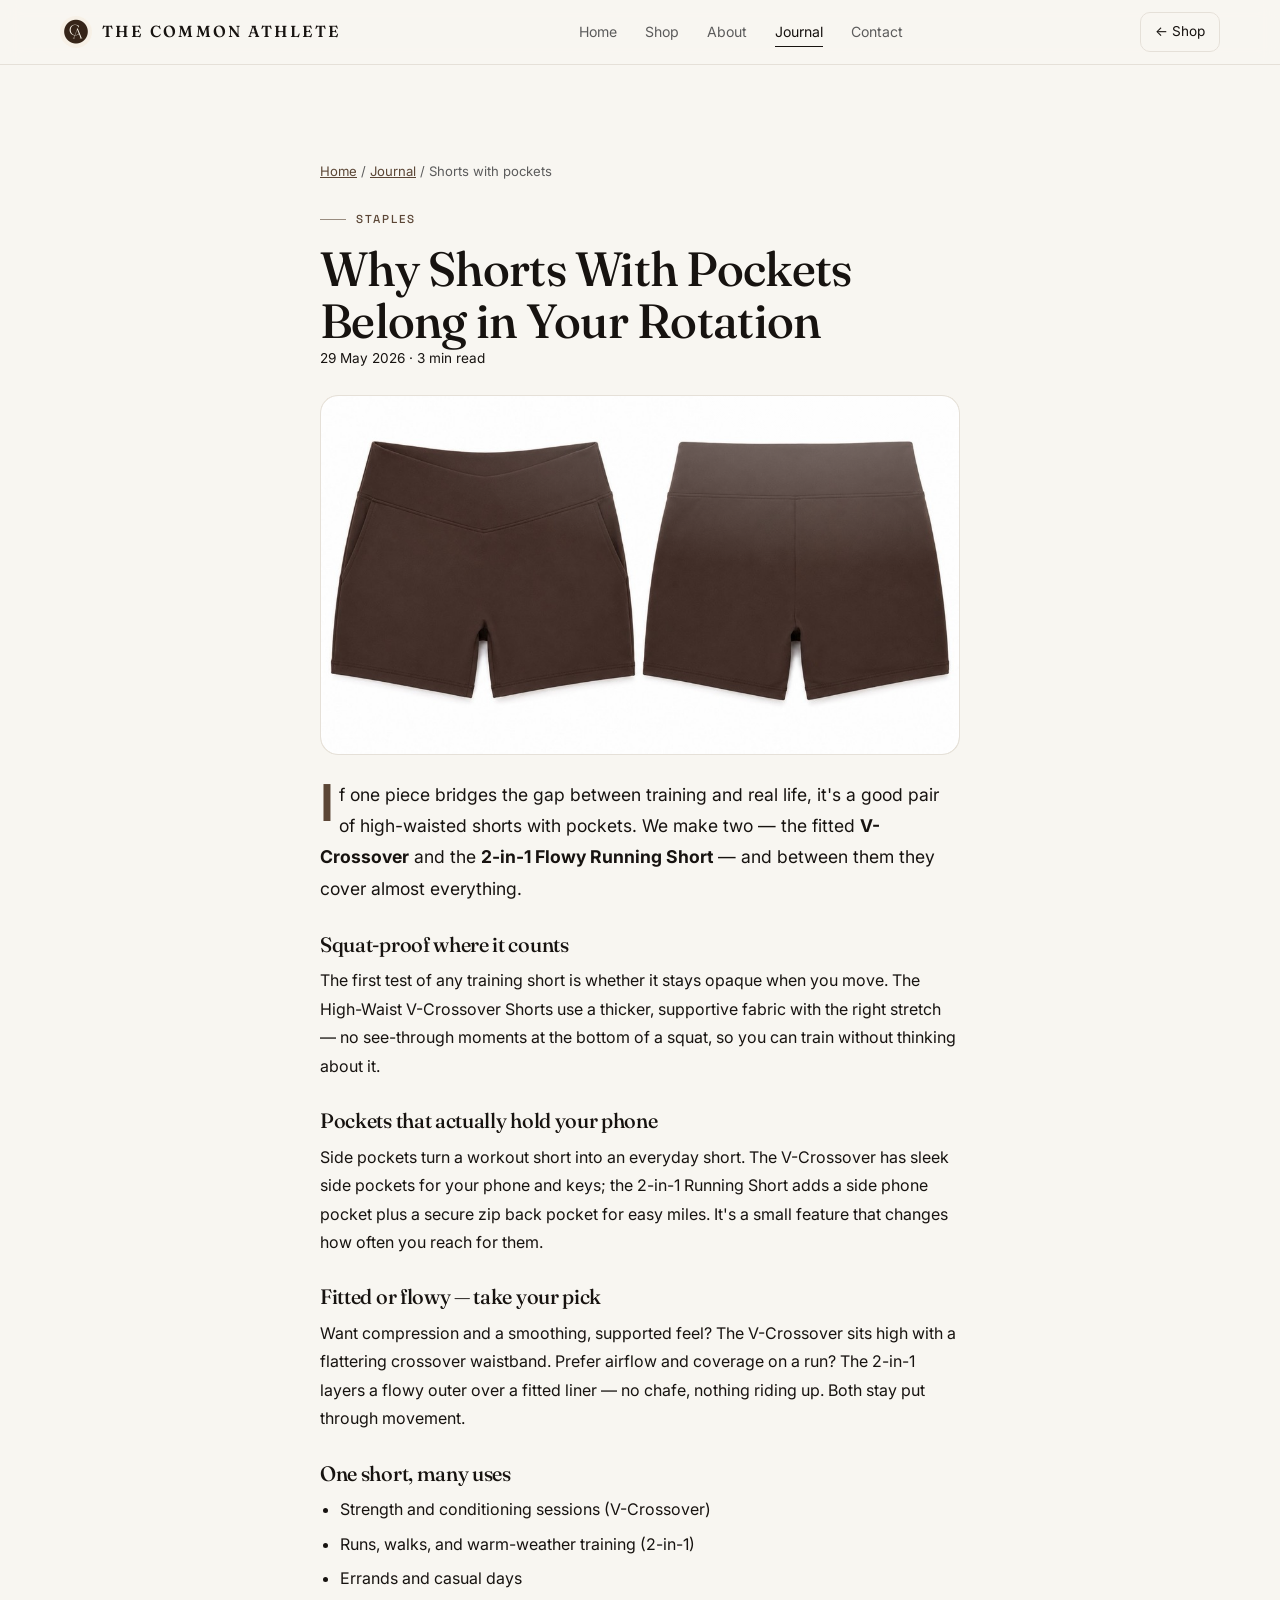
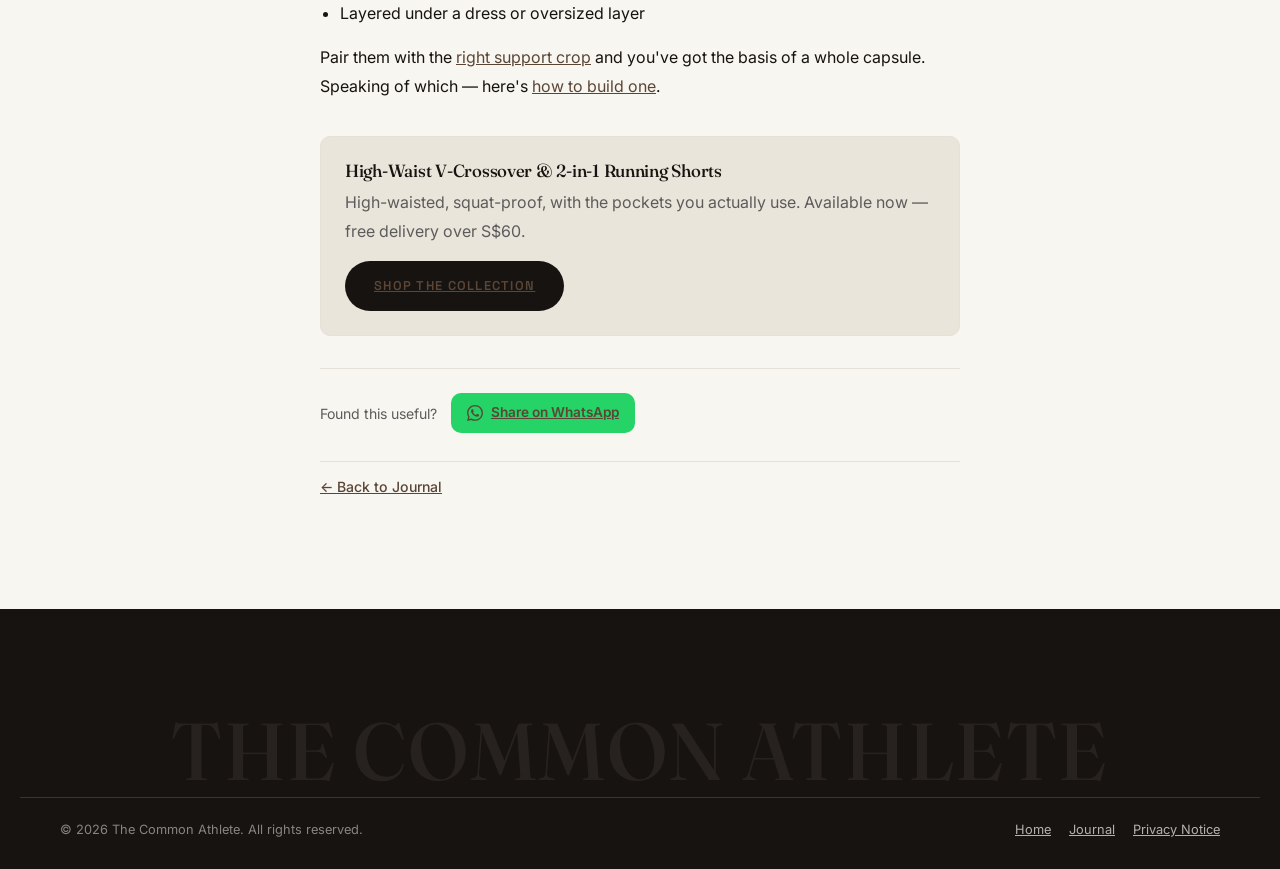
<file: blog/biker-shorts-with-pockets.html>
<!DOCTYPE html>
<html lang="en">
<head>
  <meta charset="UTF-8" />
  <meta name="viewport" content="width=device-width, initial-scale=1.0" />
  <title>Why Shorts With Pockets Belong in Your Rotation | The Common Athlete</title>
  <meta name="description" content="High-waisted shorts with pockets are the everyday staple — squat-proof for training, practical for errands. How to choose between fitted V-crossover and 2-in-1 running shorts." />
  <meta name="keywords" content="shorts with pockets, high-waisted shorts, squat-proof shorts, running shorts, V-crossover shorts, gym shorts Singapore, activewear staples" />
  <link rel="canonical" href="https://dominopizzaaaa.github.io/the-common-athlete/blog/biker-shorts-with-pockets.html" />
  <link rel="icon" href="../favicon-32.png" sizes="32x32" type="image/png" />
  <link rel="icon" href="../favicon-16.png" sizes="16x16" type="image/png" />
  <link rel="apple-touch-icon" href="../apple-touch-icon.png" />

  <meta property="og:type" content="article" />
  <meta property="og:site_name" content="The Common Athlete" />
  <meta property="og:title" content="Why Shorts With Pockets Belong in Your Rotation" />
  <meta property="og:description" content="Squat-proof for training, practical for errands — the everyday short." />
  <meta property="og:url" content="https://dominopizzaaaa.github.io/the-common-athlete/blog/biker-shorts-with-pockets.html" />
  <meta property="og:image" content="https://dominopizzaaaa.github.io/the-common-athlete/images/products/vcrossover-shorts-espresso.png" />
  <meta name="twitter:card" content="summary_large_image" />

  <link rel="preconnect" href="https://fonts.googleapis.com" />
  <link rel="preconnect" href="https://fonts.gstatic.com" crossorigin />
  <link href="https://fonts.googleapis.com/css2?family=Fraunces:ital,opsz,wght@0,9..144,400..600;1,9..144,400..600&family=Inter:wght@300;400;500;600&family=Space+Grotesk:wght@500;600;700&display=swap" rel="stylesheet" />
  <link rel="stylesheet" href="../css/styles.css" />

  <script type="application/ld+json">
  {
    "@context": "https://schema.org",
    "@type": "BlogPosting",
    "headline": "Why Shorts With Pockets Belong in Your Rotation",
    "description": "Squat-proof for training, practical for errands — the everyday short.",
    "image": "https://dominopizzaaaa.github.io/the-common-athlete/images/products/vcrossover-shorts-espresso.png",
    "datePublished": "2026-05-29",
    "dateModified": "2026-05-29",
    "author": { "@type": "Organization", "name": "The Common Athlete" },
    "publisher": {
      "@type": "Organization",
      "name": "The Common Athlete",
      "logo": { "@type": "ImageObject", "url": "https://dominopizzaaaa.github.io/the-common-athlete/apple-touch-icon.png" }
    },
    "mainEntityOfPage": "https://dominopizzaaaa.github.io/the-common-athlete/blog/biker-shorts-with-pockets.html"
  }
  </script>
  <script type="application/ld+json">
  {
    "@context": "https://schema.org",
    "@type": "BreadcrumbList",
    "itemListElement": [
      { "@type": "ListItem", "position": 1, "name": "Home", "item": "https://dominopizzaaaa.github.io/the-common-athlete/" },
      { "@type": "ListItem", "position": 2, "name": "Journal", "item": "https://dominopizzaaaa.github.io/the-common-athlete/blog/" },
      { "@type": "ListItem", "position": 3, "name": "Why Shorts With Pockets Belong in Your Rotation" }
    ]
  }
  </script>
</head>
<body>
  <header class="nav">
    <div class="nav__inner container">
      <a href="../index.html" class="nav__logo">
        <img src="../images/logo.png" alt="" class="nav__logo-mark" width="32" height="32" />
        <span>THE COMMON ATHLETE</span>
      </a>
      <nav class="nav__links" aria-label="Primary">
        <a href="../index.html">Home</a>
        <a href="../shop/index.html">Shop</a>
        <a href="../about.html">About</a>
        <a href="index.html" class="is-active">Journal</a>
        <a href="../contact.html">Contact</a>
      </nav>
      <a href="../index.html" class="nav__bag">← Shop</a>
    </div>
  </header>

  <main class="section">
    <article class="container article">
      <nav class="breadcrumb" aria-label="Breadcrumb">
        <a href="../index.html">Home</a> / <a href="index.html">Journal</a> / Shorts with pockets
      </nav>

      <span class="eyebrow">Staples</span>
      <h1 class="section__title">Why Shorts With Pockets Belong in Your Rotation</h1>
      <p class="article__meta">29 May 2026 · 3 min read</p>

      <div class="article__media ph"><img src="../images/products/vcrossover-shorts-espresso.png" alt="High-Waist V-Crossover Shorts with side pockets — front and back" /></div>

      <p class="article__lede">If one piece bridges the gap between training and real life, it's a good pair of high-waisted shorts with pockets. We make two — the fitted <strong>V-Crossover</strong> and the <strong>2-in-1 Flowy Running Short</strong> — and between them they cover almost everything.</p>

      <h2>Squat-proof where it counts</h2>
      <p>The first test of any training short is whether it stays opaque when you move. The High-Waist V-Crossover Shorts use a thicker, supportive fabric with the right stretch — no see-through moments at the bottom of a squat, so you can train without thinking about it.</p>

      <h2>Pockets that actually hold your phone</h2>
      <p>Side pockets turn a workout short into an everyday short. The V-Crossover has sleek side pockets for your phone and keys; the 2-in-1 Running Short adds a side phone pocket plus a secure zip back pocket for easy miles. It's a small feature that changes how often you reach for them.</p>

      <h2>Fitted or flowy — take your pick</h2>
      <p>Want compression and a smoothing, supported feel? The V-Crossover sits high with a flattering crossover waistband. Prefer airflow and coverage on a run? The 2-in-1 layers a flowy outer over a fitted liner — no chafe, nothing riding up. Both stay put through movement.</p>

      <h2>One short, many uses</h2>
      <ul>
        <li>Strength and conditioning sessions (V-Crossover)</li>
        <li>Runs, walks, and warm-weather training (2-in-1)</li>
        <li>Errands and casual days</li>
        <li>Layered under a dress or oversized layer</li>
      </ul>

      <p>Pair them with the <a href="sports-bra-support-guide.html">right support crop</a> and you've got the basis of a whole capsule. Speaking of which — here's <a href="activewear-capsule-wardrobe.html">how to build one</a>.</p>

      <div class="article__cta">
        <h3>High-Waist V-Crossover &amp; 2-in-1 Running Shorts</h3>
        <p>High-waisted, squat-proof, with the pockets you actually use. Available now — free delivery over S$60.</p>
        <a href="../shop/women.html" class="btn btn--solid">Shop the collection</a>
      </div>

      <div class="article__share">
        <p>Found this useful?</p>
        <a class="share-btn"
           href="https://wa.me/?text=Why%20Biker%20Shorts%20With%20Pockets%20Belong%20in%20Your%20Rotation%20%E2%80%94%20The%20Common%20Athlete%0Ahttps%3A%2F%2Fdominopizzaaaa.github.io%2Fthe-common-athlete%2Fblog%2Fbiker-shorts-with-pockets.html"
           target="_blank" rel="noopener">
          <svg viewBox="0 0 24 24" width="16" height="16" aria-hidden="true" fill="currentColor">
            <path d="M17.472 14.382c-.297-.149-1.758-.867-2.03-.967-.273-.099-.471-.148-.67.15-.197.297-.767.966-.94 1.164-.173.199-.347.223-.644.075-.297-.15-1.255-.463-2.39-1.475-.883-.788-1.48-1.761-1.653-2.059-.173-.297-.018-.458.13-.606.134-.133.298-.347.446-.52.149-.174.198-.298.298-.497.099-.198.05-.371-.025-.52-.075-.149-.669-1.612-.916-2.207-.242-.579-.487-.5-.669-.51-.173-.008-.371-.01-.57-.01-.198 0-.52.074-.792.372-.272.297-1.04 1.016-1.04 2.479 0 1.462 1.065 2.875 1.213 3.074.149.198 2.096 3.2 5.077 4.487.709.306 1.262.489 1.694.625.712.227 1.36.195 1.871.118.571-.085 1.758-.719 2.006-1.413.248-.694.248-1.289.173-1.413-.074-.124-.272-.198-.57-.347m-5.421 7.403h-.004a9.87 9.87 0 01-5.031-1.378l-.361-.214-3.741.982.998-3.648-.235-.374a9.86 9.86 0 01-1.51-5.26c.001-5.45 4.436-9.884 9.888-9.884 2.64 0 5.122 1.03 6.988 2.898a9.825 9.825 0 012.893 6.994c-.003 5.45-4.437 9.884-9.885 9.884m8.413-18.297A11.815 11.815 0 0012.05 0C5.495 0 .16 5.335.157 11.892c0 2.096.547 4.142 1.588 5.945L.057 24l6.305-1.654a11.882 11.882 0 005.683 1.448h.005c6.554 0 11.89-5.335 11.893-11.893a11.821 11.821 0 00-3.48-8.413z"/>
          </svg>
          Share on WhatsApp
        </a>
      </div>

      <a href="index.html" class="article__back">← Back to Journal</a>
    </article>
  </main>

  <footer class="footer">
    <span class="footer__mega" aria-hidden="true">THE COMMON ATHLETE</span>
    <div class="container footer__base">
      <p>© <span id="year"></span> The Common Athlete. All rights reserved.</p>
      <nav class="footer__legal" aria-label="Legal">
        <a href="../index.html">Home</a>
        <a href="index.html">Journal</a>
        <a href="../privacy.html">Privacy Notice</a>
      </nav>
    </div>
  </footer>
  <script>document.getElementById('year').textContent = new Date().getFullYear();</script>
</body>
</html>
</file>
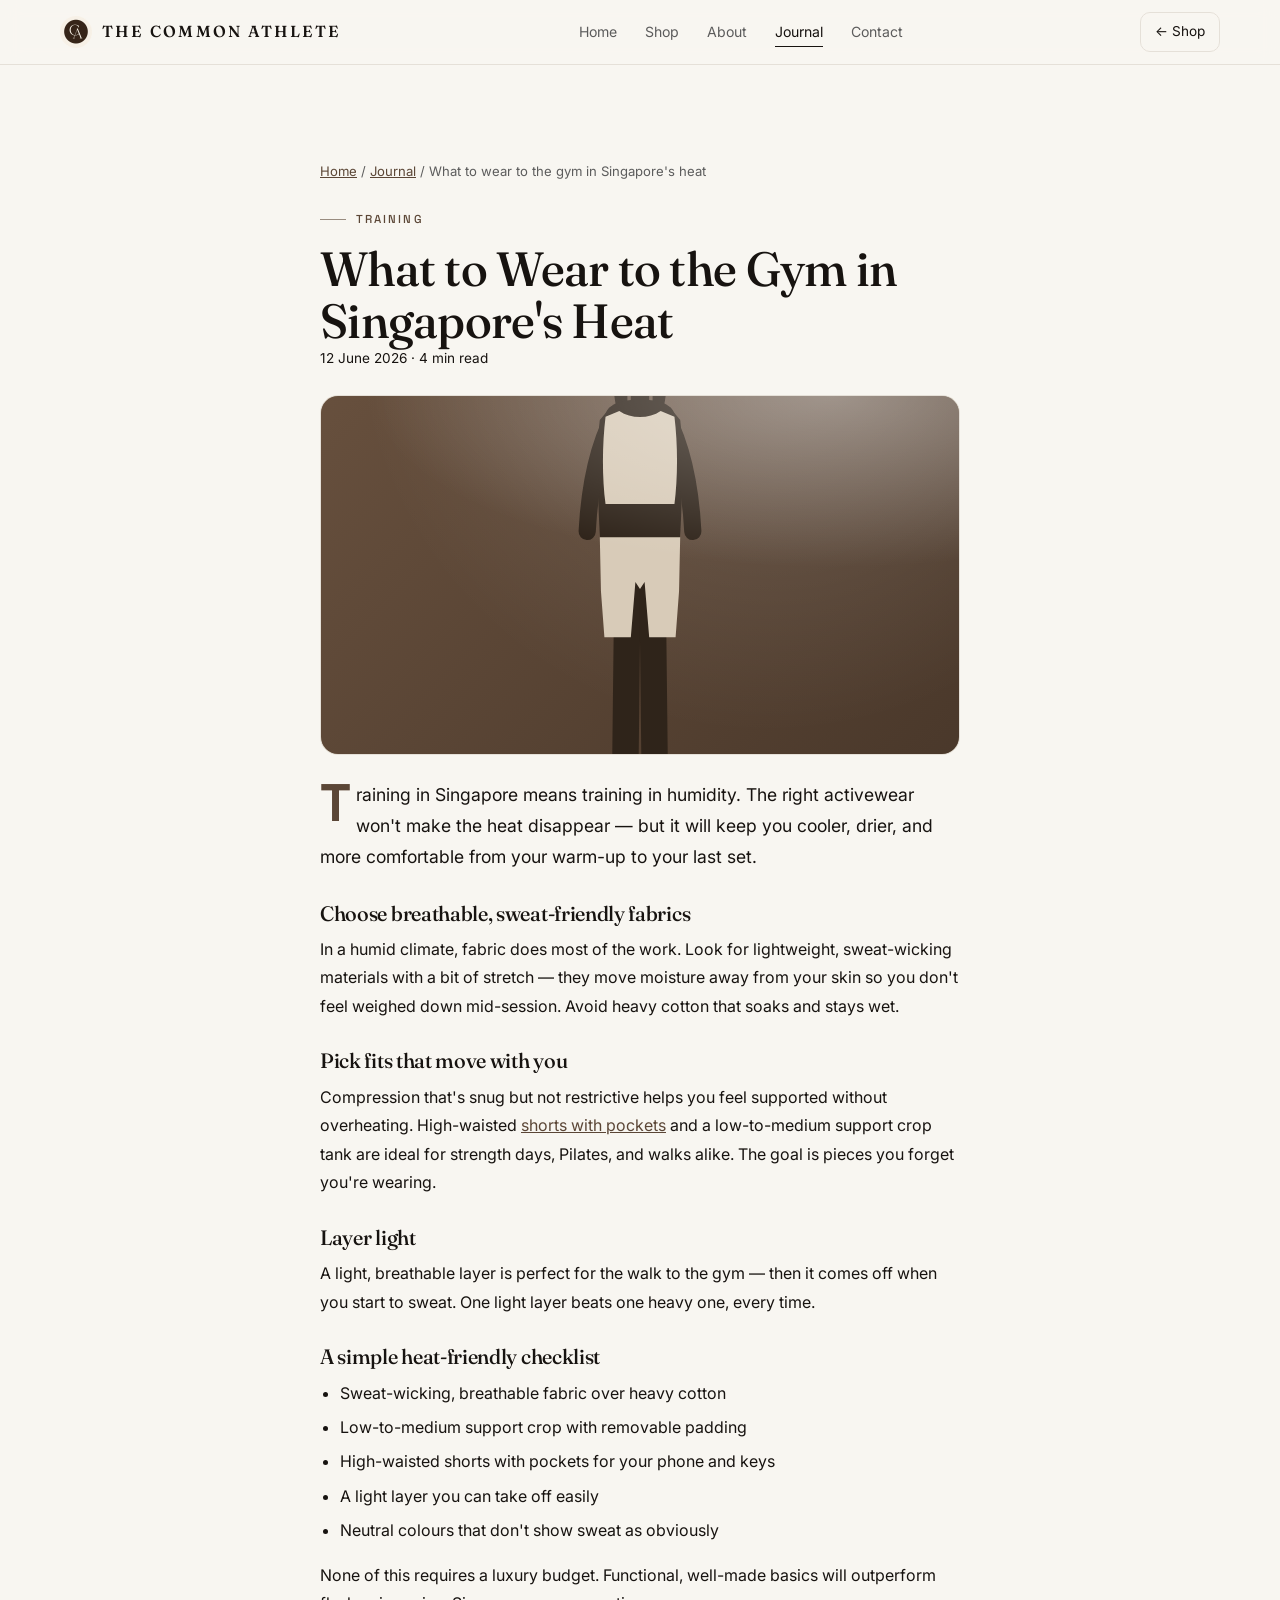
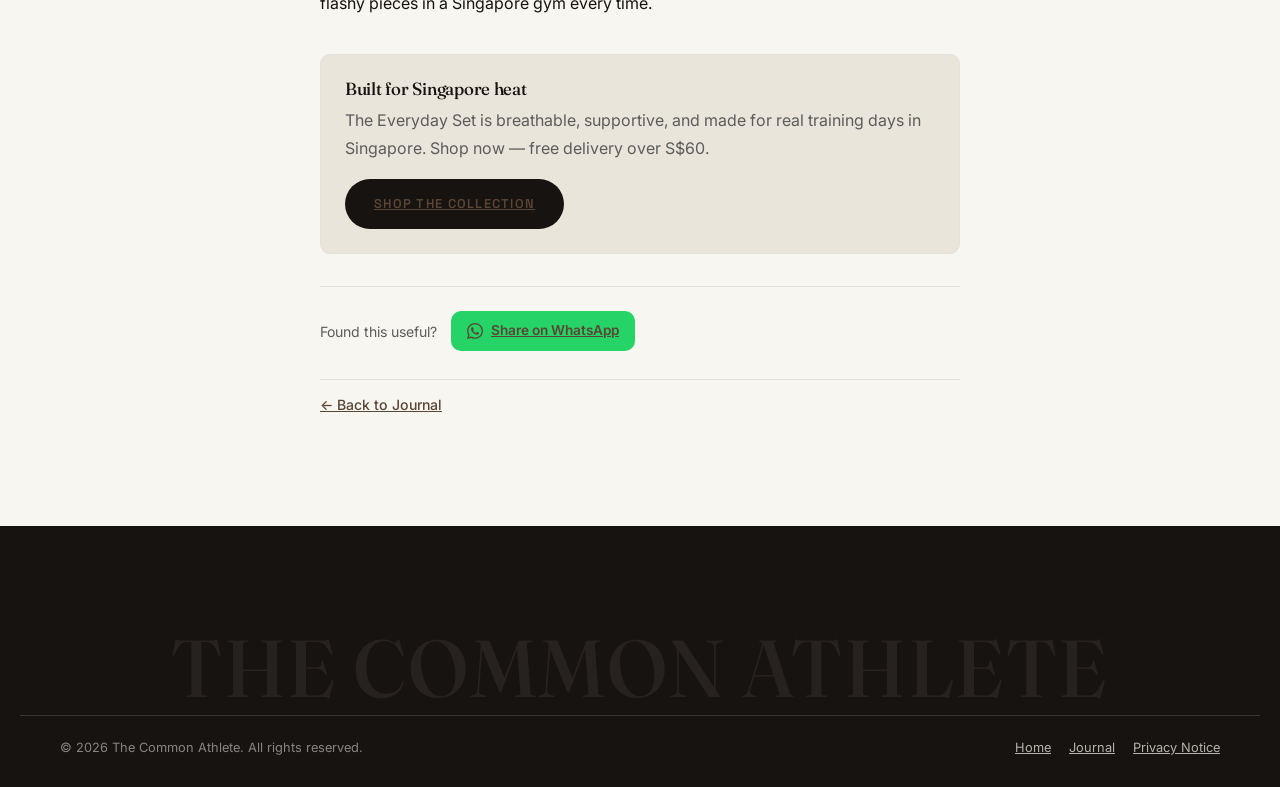
<file: blog/gym-activewear-singapore-heat.html>
<!DOCTYPE html>
<html lang="en">
<head>
  <meta charset="UTF-8" />
  <meta name="viewport" content="width=device-width, initial-scale=1.0" />
  <title>What to Wear to the Gym in Singapore's Heat | The Common Athlete</title>
  <meta name="description" content="Breathable, sweat-friendly activewear for training in Singapore's humidity. The fabrics, fits, and pieces that actually keep you cool at the gym." />
  <meta name="keywords" content="gym activewear Singapore, breathable activewear, what to wear to gym Singapore, sweat-wicking, training in humidity" />
  <link rel="canonical" href="https://dominopizzaaaa.github.io/the-common-athlete/blog/gym-activewear-singapore-heat.html" />
  <link rel="icon" href="../favicon-32.png" sizes="32x32" type="image/png" />
  <link rel="icon" href="../favicon-16.png" sizes="16x16" type="image/png" />
  <link rel="apple-touch-icon" href="../apple-touch-icon.png" />

  <meta property="og:type" content="article" />
  <meta property="og:site_name" content="The Common Athlete" />
  <meta property="og:title" content="What to Wear to the Gym in Singapore's Heat" />
  <meta property="og:description" content="Breathable, sweat-friendly activewear for training in Singapore's humidity." />
  <meta property="og:url" content="https://dominopizzaaaa.github.io/the-common-athlete/blog/gym-activewear-singapore-heat.html" />
  <meta property="og:image" content="https://dominopizzaaaa.github.io/the-common-athlete/images/og-image.png" />
  <meta name="twitter:card" content="summary_large_image" />

  <link rel="preconnect" href="https://fonts.googleapis.com" />
  <link rel="preconnect" href="https://fonts.gstatic.com" crossorigin />
  <link href="https://fonts.googleapis.com/css2?family=Fraunces:ital,opsz,wght@0,9..144,400..600;1,9..144,400..600&family=Inter:wght@300;400;500;600&family=Space+Grotesk:wght@500;600;700&display=swap" rel="stylesheet" />
  <link rel="stylesheet" href="../css/styles.css" />

  <script type="application/ld+json">
  {
    "@context": "https://schema.org",
    "@type": "BlogPosting",
    "headline": "What to Wear to the Gym in Singapore's Heat",
    "description": "Breathable, sweat-friendly activewear for training in Singapore's humidity.",
    "image": "https://dominopizzaaaa.github.io/the-common-athlete/images/og-image.png",
    "datePublished": "2026-06-12",
    "dateModified": "2026-06-12",
    "author": { "@type": "Organization", "name": "The Common Athlete" },
    "publisher": {
      "@type": "Organization",
      "name": "The Common Athlete",
      "logo": { "@type": "ImageObject", "url": "https://dominopizzaaaa.github.io/the-common-athlete/apple-touch-icon.png" }
    },
    "mainEntityOfPage": "https://dominopizzaaaa.github.io/the-common-athlete/blog/gym-activewear-singapore-heat.html"
  }
  </script>
  <script type="application/ld+json">
  {
    "@context": "https://schema.org",
    "@type": "BreadcrumbList",
    "itemListElement": [
      { "@type": "ListItem", "position": 1, "name": "Home", "item": "https://dominopizzaaaa.github.io/the-common-athlete/" },
      { "@type": "ListItem", "position": 2, "name": "Journal", "item": "https://dominopizzaaaa.github.io/the-common-athlete/blog/" },
      { "@type": "ListItem", "position": 3, "name": "What to Wear to the Gym in Singapore's Heat" }
    ]
  }
  </script>
</head>
<body>
  <header class="nav">
    <div class="nav__inner container">
      <a href="../index.html" class="nav__logo">
        <img src="../images/logo.png" alt="" class="nav__logo-mark" width="32" height="32" />
        <span>THE COMMON ATHLETE</span>
      </a>
      <nav class="nav__links" aria-label="Primary">
        <a href="../index.html">Home</a>
        <a href="../shop/index.html">Shop</a>
        <a href="../about.html">About</a>
        <a href="index.html" class="is-active">Journal</a>
        <a href="../contact.html">Contact</a>
      </nav>
      <a href="../index.html" class="nav__bag">← Shop</a>
    </div>
  </header>

  <main class="section">
    <article class="container article">
      <nav class="breadcrumb" aria-label="Breadcrumb">
        <a href="../index.html">Home</a> / <a href="index.html">Journal</a> / What to wear to the gym in Singapore's heat
      </nav>

      <span class="eyebrow">Training</span>
      <h1 class="section__title">What to Wear to the Gym in Singapore's Heat</h1>
      <p class="article__meta">12 June 2026 · 4 min read</p>

      <div class="article__media ph"><img src="../images/life-gym.svg" alt="Training in Singapore's heat in breathable activewear" /></div>

      <p class="article__lede">Training in Singapore means training in humidity. The right activewear won't make the heat disappear — but it will keep you cooler, drier, and more comfortable from your warm-up to your last set.</p>

      <h2>Choose breathable, sweat-friendly fabrics</h2>
      <p>In a humid climate, fabric does most of the work. Look for lightweight, sweat-wicking materials with a bit of stretch — they move moisture away from your skin so you don't feel weighed down mid-session. Avoid heavy cotton that soaks and stays wet.</p>

      <h2>Pick fits that move with you</h2>
      <p>Compression that's snug but not restrictive helps you feel supported without overheating. High-waisted <a href="biker-shorts-with-pockets.html">shorts with pockets</a> and a low-to-medium support crop tank are ideal for strength days, Pilates, and walks alike. The goal is pieces you forget you're wearing.</p>

      <h2>Layer light</h2>
      <p>A light, breathable layer is perfect for the walk to the gym — then it comes off when you start to sweat. One light layer beats one heavy one, every time.</p>

      <h2>A simple heat-friendly checklist</h2>
      <ul>
        <li>Sweat-wicking, breathable fabric over heavy cotton</li>
        <li>Low-to-medium support crop with removable padding</li>
        <li>High-waisted shorts with pockets for your phone and keys</li>
        <li>A light layer you can take off easily</li>
        <li>Neutral colours that don't show sweat as obviously</li>
      </ul>

      <p>None of this requires a luxury budget. Functional, well-made basics will outperform flashy pieces in a Singapore gym every time.</p>

      <div class="article__cta">
        <h3>Built for Singapore heat</h3>
        <p>The Everyday Set is breathable, supportive, and made for real training days in Singapore. Shop now — free delivery over S$60.</p>
        <a href="../shop/index.html" class="btn btn--solid">Shop the collection</a>
      </div>

      <div class="article__share">
        <p>Found this useful?</p>
        <a class="share-btn"
           href="https://wa.me/?text=What%20to%20Wear%20to%20the%20Gym%20in%20Singapore%27s%20Heat%20%E2%80%94%20The%20Common%20Athlete%0Ahttps%3A%2F%2Fdominopizzaaaa.github.io%2Fthe-common-athlete%2Fblog%2Fgym-activewear-singapore-heat.html"
           target="_blank" rel="noopener">
          <svg viewBox="0 0 24 24" width="16" height="16" aria-hidden="true" fill="currentColor">
            <path d="M17.472 14.382c-.297-.149-1.758-.867-2.03-.967-.273-.099-.471-.148-.67.15-.197.297-.767.966-.94 1.164-.173.199-.347.223-.644.075-.297-.15-1.255-.463-2.39-1.475-.883-.788-1.48-1.761-1.653-2.059-.173-.297-.018-.458.13-.606.134-.133.298-.347.446-.52.149-.174.198-.298.298-.497.099-.198.05-.371-.025-.52-.075-.149-.669-1.612-.916-2.207-.242-.579-.487-.5-.669-.51-.173-.008-.371-.01-.57-.01-.198 0-.52.074-.792.372-.272.297-1.04 1.016-1.04 2.479 0 1.462 1.065 2.875 1.213 3.074.149.198 2.096 3.2 5.077 4.487.709.306 1.262.489 1.694.625.712.227 1.36.195 1.871.118.571-.085 1.758-.719 2.006-1.413.248-.694.248-1.289.173-1.413-.074-.124-.272-.198-.57-.347m-5.421 7.403h-.004a9.87 9.87 0 01-5.031-1.378l-.361-.214-3.741.982.998-3.648-.235-.374a9.86 9.86 0 01-1.51-5.26c.001-5.45 4.436-9.884 9.888-9.884 2.64 0 5.122 1.03 6.988 2.898a9.825 9.825 0 012.893 6.994c-.003 5.45-4.437 9.884-9.885 9.884m8.413-18.297A11.815 11.815 0 0012.05 0C5.495 0 .16 5.335.157 11.892c0 2.096.547 4.142 1.588 5.945L.057 24l6.305-1.654a11.882 11.882 0 005.683 1.448h.005c6.554 0 11.89-5.335 11.893-11.893a11.821 11.821 0 00-3.48-8.413z"/>
          </svg>
          Share on WhatsApp
        </a>
      </div>

      <a href="index.html" class="article__back">← Back to Journal</a>
    </article>
  </main>

  <footer class="footer">
    <span class="footer__mega" aria-hidden="true">THE COMMON ATHLETE</span>
    <div class="container footer__base">
      <p>© <span id="year"></span> The Common Athlete. All rights reserved.</p>
      <nav class="footer__legal" aria-label="Legal">
        <a href="../index.html">Home</a>
        <a href="index.html">Journal</a>
        <a href="../privacy.html">Privacy Notice</a>
      </nav>
    </div>
  </footer>
  <script>document.getElementById('year').textContent = new Date().getFullYear();</script>
</body>
</html>
</file>
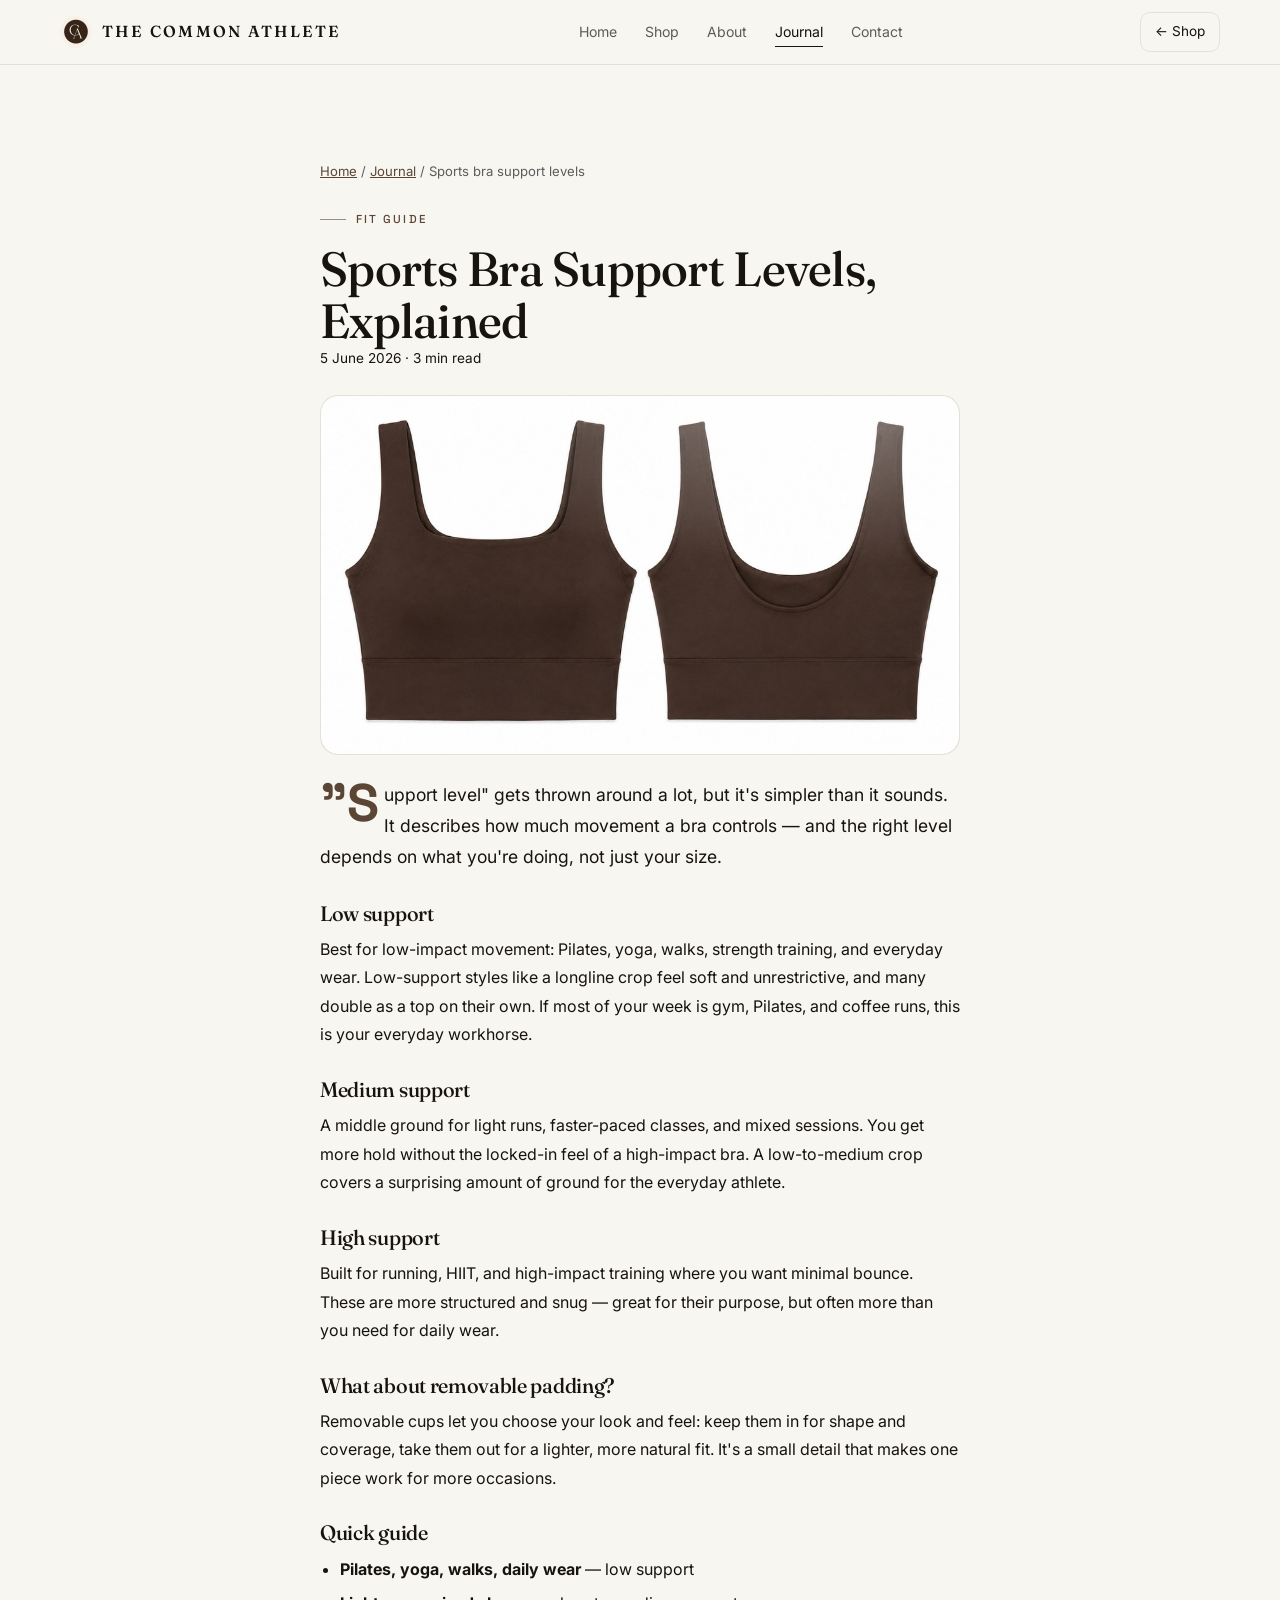
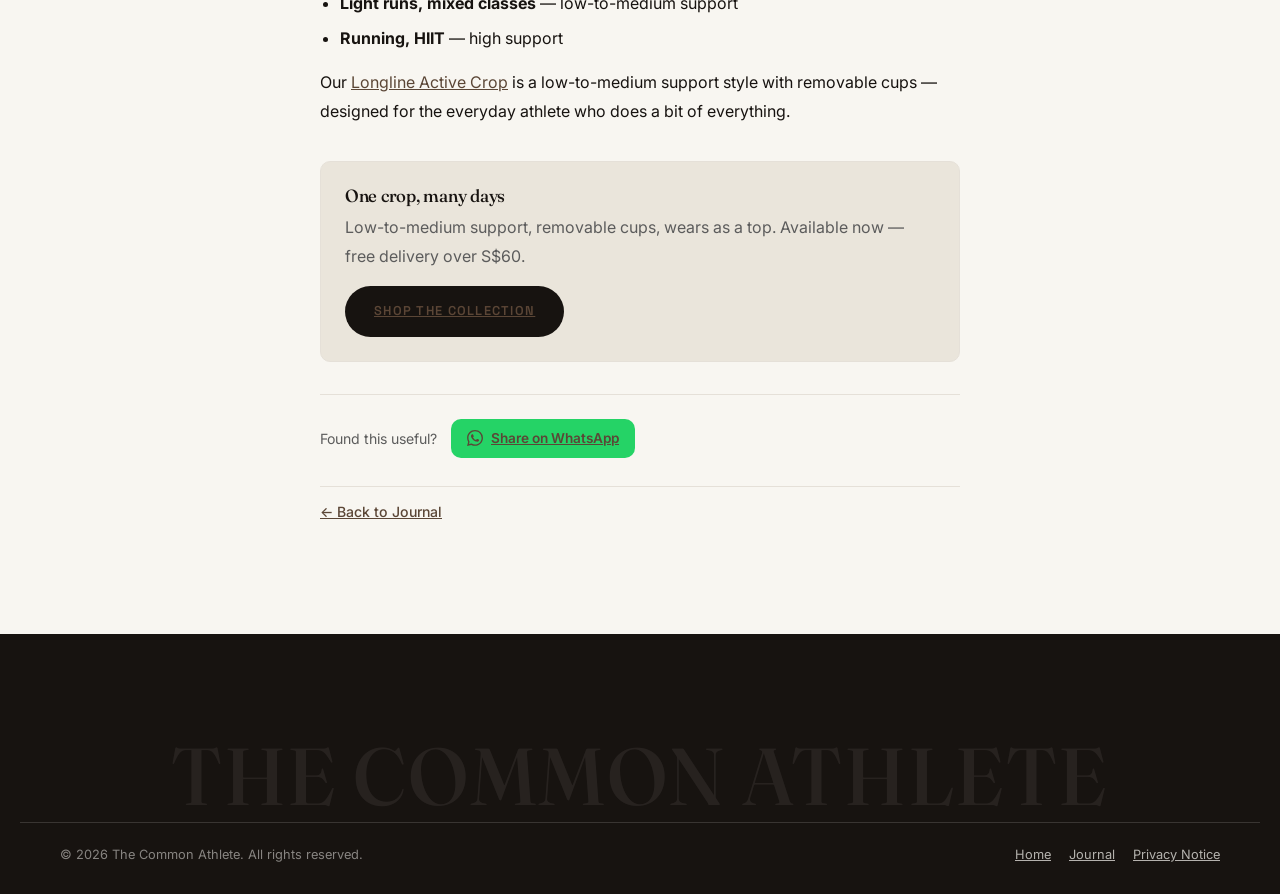
<file: blog/sports-bra-support-guide.html>
<!DOCTYPE html>
<html lang="en">
<head>
  <meta charset="UTF-8" />
  <meta name="viewport" content="width=device-width, initial-scale=1.0" />
  <title>Sports Bra Support Levels, Explained | The Common Athlete</title>
  <meta name="description" content="Low, medium, or high support? A simple guide to choosing the right sports bra for gym, Pilates, runs, and everyday wear — plus what removable padding really does." />
  <meta name="keywords" content="sports bra support levels, low support sports bra, sports bra for Pilates, removable padding, activewear Singapore" />
  <link rel="canonical" href="https://dominopizzaaaa.github.io/the-common-athlete/blog/sports-bra-support-guide.html" />
  <link rel="icon" href="../favicon-32.png" sizes="32x32" type="image/png" />
  <link rel="icon" href="../favicon-16.png" sizes="16x16" type="image/png" />
  <link rel="apple-touch-icon" href="../apple-touch-icon.png" />

  <meta property="og:type" content="article" />
  <meta property="og:site_name" content="The Common Athlete" />
  <meta property="og:title" content="Sports Bra Support Levels, Explained" />
  <meta property="og:description" content="How to choose the right sports bra support for gym, Pilates, runs, and everyday wear." />
  <meta property="og:url" content="https://dominopizzaaaa.github.io/the-common-athlete/blog/sports-bra-support-guide.html" />
  <meta property="og:image" content="https://dominopizzaaaa.github.io/the-common-athlete/images/og-image.png" />
  <meta name="twitter:card" content="summary_large_image" />

  <link rel="preconnect" href="https://fonts.googleapis.com" />
  <link rel="preconnect" href="https://fonts.gstatic.com" crossorigin />
  <link href="https://fonts.googleapis.com/css2?family=Fraunces:ital,opsz,wght@0,9..144,400..600;1,9..144,400..600&family=Inter:wght@300;400;500;600&family=Space+Grotesk:wght@500;600;700&display=swap" rel="stylesheet" />
  <link rel="stylesheet" href="../css/styles.css" />

  <script type="application/ld+json">
  {
    "@context": "https://schema.org",
    "@type": "BlogPosting",
    "headline": "Sports Bra Support Levels, Explained",
    "description": "How to choose the right sports bra support for gym, Pilates, runs, and everyday wear.",
    "image": "https://dominopizzaaaa.github.io/the-common-athlete/images/og-image.png",
    "datePublished": "2026-06-05",
    "dateModified": "2026-06-05",
    "author": { "@type": "Organization", "name": "The Common Athlete" },
    "publisher": {
      "@type": "Organization",
      "name": "The Common Athlete",
      "logo": { "@type": "ImageObject", "url": "https://dominopizzaaaa.github.io/the-common-athlete/apple-touch-icon.png" }
    },
    "mainEntityOfPage": "https://dominopizzaaaa.github.io/the-common-athlete/blog/sports-bra-support-guide.html"
  }
  </script>
  <script type="application/ld+json">
  {
    "@context": "https://schema.org",
    "@type": "BreadcrumbList",
    "itemListElement": [
      { "@type": "ListItem", "position": 1, "name": "Home", "item": "https://dominopizzaaaa.github.io/the-common-athlete/" },
      { "@type": "ListItem", "position": 2, "name": "Journal", "item": "https://dominopizzaaaa.github.io/the-common-athlete/blog/" },
      { "@type": "ListItem", "position": 3, "name": "Sports Bra Support Levels, Explained" }
    ]
  }
  </script>
</head>
<body>
  <header class="nav">
    <div class="nav__inner container">
      <a href="../index.html" class="nav__logo">
        <img src="../images/logo.png" alt="" class="nav__logo-mark" width="32" height="32" />
        <span>THE COMMON ATHLETE</span>
      </a>
      <nav class="nav__links" aria-label="Primary">
        <a href="../index.html">Home</a>
        <a href="../shop/index.html">Shop</a>
        <a href="../about.html">About</a>
        <a href="index.html" class="is-active">Journal</a>
        <a href="../contact.html">Contact</a>
      </nav>
      <a href="../index.html" class="nav__bag">← Shop</a>
    </div>
  </header>

  <main class="section">
    <article class="container article">
      <nav class="breadcrumb" aria-label="Breadcrumb">
        <a href="../index.html">Home</a> / <a href="index.html">Journal</a> / Sports bra support levels
      </nav>

      <span class="eyebrow">Fit Guide</span>
      <h1 class="section__title">Sports Bra Support Levels, Explained</h1>
      <p class="article__meta">5 June 2026 · 3 min read</p>

      <div class="article__media ph"><img src="../images/products/longline-crop-tank-espresso.png" alt="Longline active crop with removable padding" /></div>

      <p class="article__lede">"Support level" gets thrown around a lot, but it's simpler than it sounds. It describes how much movement a bra controls — and the right level depends on what you're doing, not just your size.</p>

      <h2>Low support</h2>
      <p>Best for low-impact movement: Pilates, yoga, walks, strength training, and everyday wear. Low-support styles like a longline crop feel soft and unrestrictive, and many double as a top on their own. If most of your week is gym, Pilates, and coffee runs, this is your everyday workhorse.</p>

      <h2>Medium support</h2>
      <p>A middle ground for light runs, faster-paced classes, and mixed sessions. You get more hold without the locked-in feel of a high-impact bra. A low-to-medium crop covers a surprising amount of ground for the everyday athlete.</p>

      <h2>High support</h2>
      <p>Built for running, HIIT, and high-impact training where you want minimal bounce. These are more structured and snug — great for their purpose, but often more than you need for daily wear.</p>

      <h2>What about removable padding?</h2>
      <p>Removable cups let you choose your look and feel: keep them in for shape and coverage, take them out for a lighter, more natural fit. It's a small detail that makes one piece work for more occasions.</p>

      <h2>Quick guide</h2>
      <ul>
        <li><strong>Pilates, yoga, walks, daily wear</strong> — low support</li>
        <li><strong>Light runs, mixed classes</strong> — low-to-medium support</li>
        <li><strong>Running, HIIT</strong> — high support</li>
      </ul>

      <p>Our <a href="../shop/index.html">Longline Active Crop</a> is a low-to-medium support style with removable cups — designed for the everyday athlete who does a bit of everything.</p>

      <div class="article__cta">
        <h3>One crop, many days</h3>
        <p>Low-to-medium support, removable cups, wears as a top. Available now — free delivery over S$60.</p>
        <a href="../shop/index.html" class="btn btn--solid">Shop the collection</a>
      </div>

      <div class="article__share">
        <p>Found this useful?</p>
        <a class="share-btn"
           href="https://wa.me/?text=Sports%20Bra%20Support%20Levels%2C%20Explained%20%E2%80%94%20The%20Common%20Athlete%0Ahttps%3A%2F%2Fdominopizzaaaa.github.io%2Fthe-common-athlete%2Fblog%2Fsports-bra-support-guide.html"
           target="_blank" rel="noopener">
          <svg viewBox="0 0 24 24" width="16" height="16" aria-hidden="true" fill="currentColor">
            <path d="M17.472 14.382c-.297-.149-1.758-.867-2.03-.967-.273-.099-.471-.148-.67.15-.197.297-.767.966-.94 1.164-.173.199-.347.223-.644.075-.297-.15-1.255-.463-2.39-1.475-.883-.788-1.48-1.761-1.653-2.059-.173-.297-.018-.458.13-.606.134-.133.298-.347.446-.52.149-.174.198-.298.298-.497.099-.198.05-.371-.025-.52-.075-.149-.669-1.612-.916-2.207-.242-.579-.487-.5-.669-.51-.173-.008-.371-.01-.57-.01-.198 0-.52.074-.792.372-.272.297-1.04 1.016-1.04 2.479 0 1.462 1.065 2.875 1.213 3.074.149.198 2.096 3.2 5.077 4.487.709.306 1.262.489 1.694.625.712.227 1.36.195 1.871.118.571-.085 1.758-.719 2.006-1.413.248-.694.248-1.289.173-1.413-.074-.124-.272-.198-.57-.347m-5.421 7.403h-.004a9.87 9.87 0 01-5.031-1.378l-.361-.214-3.741.982.998-3.648-.235-.374a9.86 9.86 0 01-1.51-5.26c.001-5.45 4.436-9.884 9.888-9.884 2.64 0 5.122 1.03 6.988 2.898a9.825 9.825 0 012.893 6.994c-.003 5.45-4.437 9.884-9.885 9.884m8.413-18.297A11.815 11.815 0 0012.05 0C5.495 0 .16 5.335.157 11.892c0 2.096.547 4.142 1.588 5.945L.057 24l6.305-1.654a11.882 11.882 0 005.683 1.448h.005c6.554 0 11.89-5.335 11.893-11.893a11.821 11.821 0 00-3.48-8.413z"/>
          </svg>
          Share on WhatsApp
        </a>
      </div>

      <a href="index.html" class="article__back">← Back to Journal</a>
    </article>
  </main>

  <footer class="footer">
    <span class="footer__mega" aria-hidden="true">THE COMMON ATHLETE</span>
    <div class="container footer__base">
      <p>© <span id="year"></span> The Common Athlete. All rights reserved.</p>
      <nav class="footer__legal" aria-label="Legal">
        <a href="../index.html">Home</a>
        <a href="index.html">Journal</a>
        <a href="../privacy.html">Privacy Notice</a>
      </nav>
    </div>
  </footer>
  <script>document.getElementById('year').textContent = new Date().getFullYear();</script>
</body>
</html>
</file>
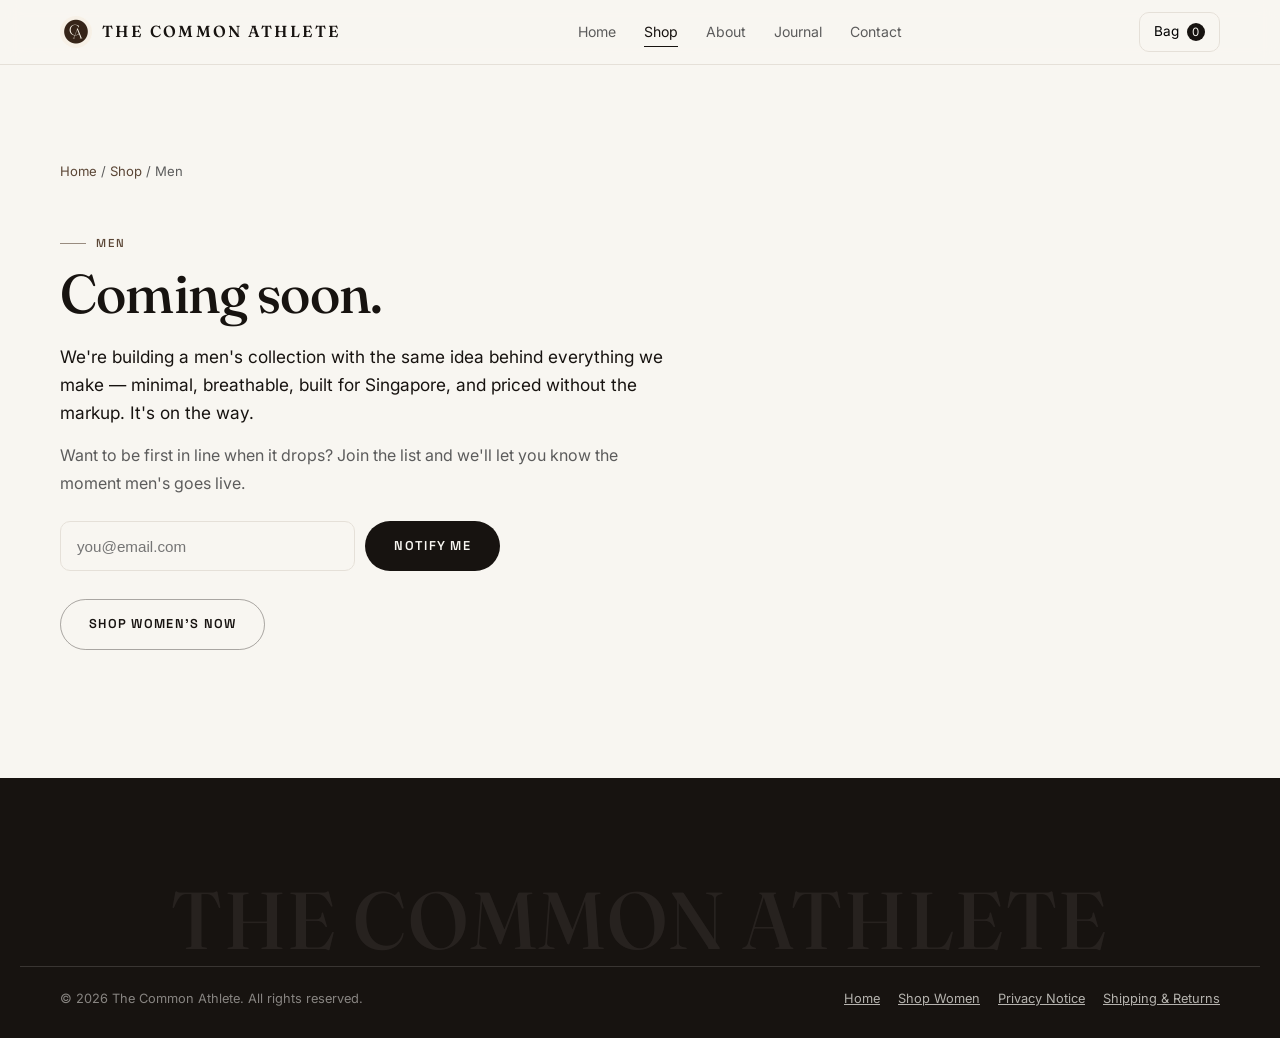
<file: shop/men.html>
<!DOCTYPE html>
<html lang="en">
<head>
  <meta charset="UTF-8" />
  <meta name="viewport" content="width=device-width, initial-scale=1.0" />
  <title>Men's Activewear — Coming Soon | The Common Athlete</title>
  <meta name="description" content="The Common Athlete men's activewear is coming soon. Join the list to be the first to know when the men's collection drops. Shop the women's collection now." />
  <link rel="canonical" href="https://dominopizzaaaa.github.io/the-common-athlete/shop/men.html" />
  <meta name="robots" content="noindex, follow" />

  <!-- Icons -->
  <link rel="icon" href="../favicon-32.png" sizes="32x32" type="image/png" />
  <link rel="icon" href="../favicon-16.png" sizes="16x16" type="image/png" />
  <link rel="apple-touch-icon" href="../apple-touch-icon.png" />

  <meta property="og:type" content="website" />
  <meta property="og:site_name" content="The Common Athlete" />
  <meta property="og:title" content="Men's Activewear — Coming Soon" />
  <meta property="og:description" content="The men's collection is on the way. Shop women's now." />
  <meta property="og:url" content="https://dominopizzaaaa.github.io/the-common-athlete/shop/men.html" />
  <meta property="og:image" content="https://dominopizzaaaa.github.io/the-common-athlete/images/og-image.png" />
  <meta name="twitter:card" content="summary_large_image" />

  <link rel="preconnect" href="https://fonts.googleapis.com" />
  <link rel="preconnect" href="https://fonts.gstatic.com" crossorigin />
  <link href="https://fonts.googleapis.com/css2?family=Fraunces:ital,opsz,wght@0,9..144,400..600;1,9..144,400..600&family=Inter:wght@300;400;500;600&family=Space+Grotesk:wght@500;600;700&display=swap" rel="stylesheet" />
  <link rel="stylesheet" href="../css/styles.css" />
</head>
<body>
  <a class="skip-link" href="#main-content">Skip to content</a>

  <!-- ============ NAVIGATION ============ -->
  <header class="nav" id="nav">
    <div class="nav__inner container">
      <button class="nav__burger" id="burger" aria-label="Open menu" aria-expanded="false" aria-controls="mobileMenu" aria-haspopup="true">
        <span></span><span></span><span></span>
      </button>

      <a href="../index.html" class="nav__logo">
        <img src="../images/logo.png" alt="" class="nav__logo-mark" width="32" height="32" />
        <span>THE COMMON ATHLETE</span>
      </a>

      <nav class="nav__links" aria-label="Primary">
        <a href="../index.html">Home</a>
        <a href="index.html" class="is-active">Shop</a>
        <a href="../about.html">About</a>
        <a href="../blog/index.html">Journal</a>
        <a href="../contact.html">Contact</a>
      </nav>

      <button class="nav__bag" id="bagBtn" aria-label="Open bag">
        Bag <span class="nav__bag-count" id="bagCount">0</span>
      </button>
    </div>

    <div class="mobile-menu" id="mobileMenu" aria-hidden="true">
      <nav aria-label="Mobile">
        <a href="../index.html" class="mobile-menu__link">Home</a>
        <a href="index.html" class="mobile-menu__link">Shop</a>
        <a href="women.html" class="mobile-menu__link">Women</a>
        <a href="men.html" class="mobile-menu__link">Men</a>
        <a href="../about.html" class="mobile-menu__link">About</a>
        <a href="../blog/index.html" class="mobile-menu__link">Journal</a>
        <a href="../contact.html" class="mobile-menu__link">Contact</a>
      </nav>
    </div>
  </header>

  <main id="top" tabindex="-1">
    <span id="main-content"></span>

    <section class="section">
      <div class="container">
        <nav class="breadcrumb" aria-label="Breadcrumb" style="margin-bottom:28px;">
          <a href="../index.html">Home</a> / <a href="index.html">Shop</a> / Men
        </nav>

        <div class="coming-soon">
          <span class="eyebrow">Men</span>
          <h1 class="coming-soon__title">Coming soon.</h1>
          <p class="lead">We're building a men's collection with the same idea behind everything we make — minimal, breathable, built for Singapore, and priced without the markup. It's on the way.</p>
          <p class="coming-soon__sub">Want to be first in line when it drops? Join the list and we'll let you know the moment men's goes live.</p>

          <form class="coming-soon__form" id="footerForm" novalidate>
            <input type="email" name="email" placeholder="you@email.com" aria-label="Email" required />
            <button type="submit" class="btn btn--solid">Notify me</button>
          </form>
          <p class="form__success" id="footerMsg" role="status" aria-live="polite" hidden>You're on the list — we'll email you when men's drops.</p>

          <div class="coming-soon__actions">
            <a href="women.html" class="btn btn--outline">Shop women's now</a>
          </div>
        </div>
      </div>
    </section>
  </main>

  <!-- ============ FOOTER ============ -->
  <footer class="footer">
    <span class="footer__mega" aria-hidden="true">THE COMMON ATHLETE</span>
    <div class="container footer__base">
      <p>© <span id="year"></span> The Common Athlete. All rights reserved.</p>
      <nav class="footer__legal" aria-label="Legal">
        <a href="../index.html">Home</a>
        <a href="women.html">Shop Women</a>
        <a href="../privacy.html">Privacy Notice</a>
        <a href="../shipping-returns.html">Shipping &amp; Returns</a>
      </nav>
    </div>
  </footer>

  <script src="../js/main.js"></script>
</body>
</html>
</file>
<file: css/styles.css>
/* ==========================================================================
   The Common Athlete — styles.css
   Minimal, editorial activewear brand. Mobile-first, responsive.
   ========================================================================== */

/* ---------- Design tokens ---------- */
:root {
  --bg:            #F8F6F1;  /* warm off-white */
  --bg-alt:        #EAE5DB;  /* section alt bg — pushed darker for visible rhythm */
  --text:          #171310;  /* warm near-black (espresso-tinted ink) */
  --muted:         #5C5C5C;  /* secondary text — contrast-safe at 6:1 on --bg */
  --accent:        #5B4636;  /* espresso */
  --accent-dark:   #463528;  /* espresso hover */
  --oat:           #D8CBB8;  /* soft neutral */
  --border:        #E5E0D8;  /* light beige border */
  --cream:         #F4EFE6;  /* light type on espresso */

  --font-display: "Fraunces", "Georgia", serif;
  --font-body: "Inter", system-ui, -apple-system, "Segoe UI", sans-serif;
  --font-label: "Space Grotesk", "Inter", sans-serif;

  --maxw: 1240px;
  --pad: 24px;
  --radius: 10px;
  --radius-lg: 18px;
  --ease: cubic-bezier(.4, 0, .2, 1);

  --shadow: 0 1px 2px rgba(23,19,16,.04), 0 10px 30px rgba(23,19,16,.07);
}

/* ---------- Reset ---------- */
*, *::before, *::after { box-sizing: border-box; }
* { margin: 0; }

html { scroll-behavior: smooth; -webkit-text-size-adjust: 100%; }

body {
  font-family: "Inter", system-ui, -apple-system, "Segoe UI", sans-serif;
  background: var(--bg);
  color: var(--text);
  line-height: 1.6;
  -webkit-font-smoothing: antialiased;
  text-rendering: optimizeLegibility;
}

img { max-width: 100%; display: block; }
a { color: inherit; text-decoration: none; }
button { font: inherit; cursor: pointer; }
ul { list-style: none; padding: 0; }

h1, h2, h3, h4 {
  font-family: var(--font-display);
  font-weight: 500;
  line-height: 1.08;
  letter-spacing: -0.015em;
  font-variation-settings: "opsz" 60;
}
h1 em, h2 em, h3 em {
  font-style: italic;
  font-weight: 450;
  color: var(--accent);
}

/* ---------- Layout helpers ---------- */
.container {
  width: 100%;
  max-width: var(--maxw);
  margin: 0 auto;
  padding: 0 var(--pad);
}

.section { padding: 72px 0; }
.section--alt { background: var(--bg-alt); }

.section__head { max-width: 680px; margin-bottom: 44px; }
.section__title {
  font-size: clamp(1.9rem, 4.6vw, 3rem);
  margin-top: 14px;
}
/* Header row variant: title left, action button right */
.section__head--row {
  max-width: none;
  display: flex;
  align-items: flex-end;
  justify-content: space-between;
  gap: 24px;
  flex-wrap: wrap;
}

.eyebrow {
  display: inline-flex;
  align-items: center;
  gap: 10px;
  font-family: var(--font-label);
  font-size: 0.72rem;
  letter-spacing: 0.18em;
  text-transform: uppercase;
  color: var(--accent);
  font-weight: 500;
}
.eyebrow::before {
  content: "";
  width: 26px;
  height: 1px;
  background: var(--accent);
  opacity: .6;
}
.eyebrow--light { color: var(--cream); }
.eyebrow--light::before { background: var(--cream); }

.lead { font-size: 1.08rem; color: var(--text); margin-bottom: 16px; }
.muted { color: var(--muted); font-weight: 400; }

/* ---------- Buttons ---------- */
.btn {
  display: inline-flex;
  align-items: center;
  justify-content: center;
  gap: 8px;
  padding: 14px 28px;
  border-radius: 999px;
  font-family: var(--font-label);
  font-size: 0.8rem;
  font-weight: 600;
  letter-spacing: 0.1em;
  text-transform: uppercase;
  border: 1px solid transparent;
  transition: background .25s var(--ease), color .25s var(--ease),
              border-color .25s var(--ease), transform .15s var(--ease),
              box-shadow .25s var(--ease);
}
.btn:active { transform: translateY(1px); }

.btn--solid { background: var(--text); color: var(--bg); }
.btn--solid:hover { background: var(--accent); box-shadow: 0 8px 22px rgba(91,70,54,.28); }

.btn--outline {
  background: transparent;
  color: var(--text);
  border-color: rgba(23,19,16,.35);
}
.btn--outline:hover { background: var(--text); color: var(--bg); border-color: var(--text); }

/* Cream-on-espresso variant for dark editorial sections */
.btn--light {
  background: transparent;
  color: var(--cream);
  border-color: rgba(244,239,230,.5);
}
.btn--light:hover { background: var(--cream); color: var(--accent-dark); border-color: var(--cream); }

.btn--block { width: 100%; }

/* "Added to bag" transient success state */
.btn--added {
  background: #2d7a4f !important;
  color: var(--bg) !important;
  pointer-events: none;
  transition: background 0.15s !important;
}

/* ---------- Skip to content ---------- */
.skip-link {
  position: absolute;
  top: -100px;
  left: 16px;
  z-index: 200;
  background: var(--text);
  color: var(--bg);
  padding: 10px 20px;
  border-radius: 0 0 var(--radius) var(--radius);
  font-size: 0.88rem;
  font-weight: 500;
  text-decoration: none;
  transition: top 0.2s;
}
.skip-link:focus { top: 0; outline: 2px solid var(--bg); outline-offset: 2px; }

/* ---------- Global keyboard focus ----------
   A consistent, visible focus ring for keyboard users on every interactive
   control. :focus-visible keeps it off for mouse clicks. Form inputs keep
   their accent-border treatment, so opt them out of the ring. */
:focus-visible {
  outline: 2px solid var(--accent);
  outline-offset: 2px;
  border-radius: 2px;
}
.field input:focus-visible,
.field select:focus-visible,
.footer__form input:focus-visible { outline: none; }

/* ---------- Announcement bar ---------- */
.announce {
  background: var(--accent);
  color: var(--bg);
  text-align: center;
  font-size: 0.8rem;
  letter-spacing: 0.02em;
  padding: 9px 48px;
  position: relative;
}
.announce__close {
  position: absolute;
  right: 12px;
  top: 50%;
  transform: translateY(-50%);
  background: none;
  border: none;
  color: var(--bg);
  font-size: 1.15rem;
  line-height: 1;
  opacity: 0.7;
  cursor: pointer;
  padding: 4px 8px;
  transition: opacity 0.2s;
}
.announce__close:hover { opacity: 1; }

/* ---------- Navigation ---------- */
.nav {
  position: sticky;
  top: 0;
  z-index: 50;
  background: rgba(248, 246, 241, 0.85);
  backdrop-filter: saturate(140%) blur(10px);
  border-bottom: 1px solid var(--border);
}
.nav__inner {
  display: flex;
  align-items: center;
  justify-content: space-between;
  gap: 16px;
  height: 64px;
}
.nav__logo {
  display: inline-flex;
  align-items: center;
  gap: 10px;
  font-family: var(--font-display);
  font-weight: 550;
  font-size: 1rem;
  letter-spacing: 0.13em;
}
.nav__logo-mark {
  width: 32px;
  height: 32px;
  border-radius: 50%;
  flex-shrink: 0;
}
.nav__links { display: none; gap: 28px; }
.nav__links a {
  font-size: 0.88rem;
  color: var(--muted);
  position: relative;
  padding: 4px 0;
  transition: color .2s var(--ease);
}
.nav__links a::after {
  content: "";
  position: absolute;
  left: 0; bottom: 0;
  width: 0; height: 1px;
  background: var(--text);
  transition: width .25s var(--ease);
}
.nav__links a:hover { color: var(--text); }
.nav__links a:hover::after { width: 100%; }

.nav__bag {
  display: inline-flex;
  align-items: center;
  gap: 8px;
  background: transparent;
  border: 1px solid var(--border);
  border-radius: var(--radius);
  padding: 8px 14px;
  font-size: 0.85rem;
  transition: border-color .2s var(--ease);
}
.nav__bag:hover { border-color: var(--text); }
.nav__bag-count {
  background: var(--text);
  color: var(--bg);
  font-size: 0.72rem;
  min-width: 18px;
  height: 18px;
  border-radius: 999px;
  display: inline-flex;
  align-items: center;
  justify-content: center;
  padding: 0 5px;
}
.nav__bag-count.is-bumped { animation: bagBump .4s var(--ease); }
@keyframes bagBump {
  0% { transform: scale(1); }
  35% { transform: scale(1.45); background: var(--accent); }
  100% { transform: scale(1); }
}

/* Burger */
.nav__burger {
  display: inline-flex;
  flex-direction: column;
  justify-content: center;
  gap: 5px;
  width: 40px; height: 40px;
  background: transparent;
  border: none;
  padding: 8px;
}
.nav__burger span {
  height: 1.5px;
  width: 100%;
  background: var(--text);
  transition: transform .3s var(--ease), opacity .2s var(--ease);
}
.nav__burger.is-open span:nth-child(1) { transform: translateY(6.5px) rotate(45deg); }
.nav__burger.is-open span:nth-child(2) { opacity: 0; }
.nav__burger.is-open span:nth-child(3) { transform: translateY(-6.5px) rotate(-45deg); }

/* Mobile menu */
.mobile-menu {
  overflow: hidden;
  max-height: 0;
  border-top: 0 solid var(--border);
  transition: max-height .35s var(--ease);
  background: var(--bg);
}
.mobile-menu.is-open {
  max-height: 360px;
  border-top: 1px solid var(--border);
}
.mobile-menu nav { display: flex; flex-direction: column; padding: 8px var(--pad) 20px; }
.mobile-menu__link {
  padding: 14px 0;
  font-size: 1rem;
  border-bottom: 1px solid var(--border);
}
.mobile-menu__cta { color: var(--accent); font-weight: 600; border-bottom: none; }

/* ---------- Placeholders (neutral editorial blocks) ---------- */
.ph {
  position: relative;
  border-radius: var(--radius-lg);
  border: 1px solid var(--border);
  overflow: hidden;
  background: linear-gradient(135deg, var(--oat), #cabfa9);
  display: flex;
  align-items: flex-end;
  justify-content: flex-start;
}
.ph img {
  position: absolute;
  inset: 0;
  width: 100%;
  height: 100%;
  object-fit: cover;
  display: block;
}
.ph__label {
  font-family: "Space Grotesk", sans-serif;
  font-size: 0.78rem;
  letter-spacing: 0.14em;
  text-transform: uppercase;
  color: rgba(17,17,17,.55);
  padding: 16px;
}
/* subtle grain/sheen */
.ph::after {
  content: "";
  position: absolute; inset: 0;
  background: radial-gradient(120% 80% at 80% 0%, rgba(255,255,255,.35), transparent 60%);
  pointer-events: none;
}
.ph--tone-espresso { background: linear-gradient(135deg, #6b5340, #463528); }
.ph--tone-slate    { background: linear-gradient(135deg, #8c8d8f, #6c6e70); }
.ph--tone-oat      { background: linear-gradient(135deg, #e0d4c1, #cdbfa6); }
.ph--tone-white    { background: linear-gradient(135deg, #fbfaf7, #ece8df); }
.ph--tone-espresso .ph__label { color: rgba(255,255,255,.7); }
.ph--tone-slate .ph__label    { color: rgba(255,255,255,.75); }

.ph--hero { aspect-ratio: 4 / 5; }
/* Landscape studio photos (front + back pair) sit best in a 4:3.2 window */
.ph--card { aspect-ratio: 4 / 3.2; border-radius: 0; border: none; border-bottom: 1px solid var(--border); }
/* Product cards now hold real front+back photos on a white studio background.
   Show the whole (landscape) shot uncropped, on white, instead of the
   editorial cover-crop used by the placeholder art. */
.ph--card {
  background: #fff;
  align-items: center;
  justify-content: center;
}
.ph--card::after { content: none; }
.ph--card img {
  object-fit: contain;
  padding: 14px;
}
.ph--tall { aspect-ratio: 3 / 4; }
.ph--tile { aspect-ratio: 1 / 1; margin-bottom: 14px; }

/* ---------- Hero ---------- */
.hero { padding: 48px 0 64px; }
.hero__inner {
  display: grid;
  gap: 36px;
  align-items: center;
}
.hero__title {
  font-size: clamp(2.2rem, 8vw, 4rem);
  margin: 14px 0 18px;
}
.hero__sub {
  font-size: 1.08rem;
  font-weight: 300;
  color: var(--muted);
  max-width: 460px;
  margin-bottom: 28px;
  line-height: 1.65;
}
.hero__cta { display: flex; flex-wrap: wrap; gap: 12px; margin-bottom: 22px; }
.hero__note {
  font-size: 0.78rem;
  letter-spacing: 0.04em;
  color: var(--muted);
  text-transform: uppercase;
}

/* ---------- Promise strip ---------- */
.promise {
  border-top: 1px solid var(--border);
  border-bottom: 1px solid var(--border);
  background: var(--bg-alt);
}
.promise__row {
  display: grid;
  grid-template-columns: repeat(2, 1fr);
  gap: 1px;
}
.promise__item {
  padding: 22px 8px;
  display: flex;
  align-items: center;
  gap: 12px;
}
.promise__k {
  font-family: var(--font-display);
  font-style: italic;
  font-size: 1.05rem;
  color: var(--accent);
  letter-spacing: 0.02em;
}
.promise__item p { font-size: 0.92rem; font-weight: 500; }

/* ---------- Grids ---------- */
.grid { display: grid; gap: 24px; }
.grid--products { grid-template-columns: 1fr; }
.grid--life     { grid-template-columns: repeat(2, 1fr); }
.grid--features { grid-template-columns: repeat(2, 1fr); gap: 0; }

/* ---------- Product cards ---------- */
.card {
  background: var(--bg);
  border: 1px solid var(--border);
  border-radius: var(--radius-lg);
  overflow: hidden;
  display: flex;
  flex-direction: column;
  transition: transform .3s var(--ease), box-shadow .3s var(--ease);
}
.card:hover { transform: translateY(-5px); box-shadow: var(--shadow); }
.card__body { padding: 20px 20px 22px; display: flex; flex-direction: column; flex: 1; }
.card__top {
  display: flex;
  justify-content: space-between;
  align-items: baseline;
  gap: 12px;
  margin-bottom: 8px;
}
.card__name { font-size: 1.16rem; letter-spacing: 0; }
.card__price {
  font-family: var(--font-label);
  font-size: 0.95rem;
  font-weight: 600;
  color: var(--accent);
  white-space: nowrap;
}
.card__desc { font-size: 0.88rem; color: var(--muted); margin-bottom: 16px; flex: 1; }

/* Colour swatches */
.swatches { display: flex; gap: 8px; margin-bottom: 18px; }
.sw {
  width: 16px; height: 16px;
  border-radius: 999px;
  border: 1px solid rgba(17,17,17,.18);
  box-shadow: inset 0 0 0 2px var(--bg);
  cursor: pointer;
  transition: transform .15s var(--ease);
}
.sw:hover { transform: scale(1.15); }
/* Selected colour: outer ring via box-shadow (keeps the inner white ring,
   leaves `outline` free for the keyboard focus indicator). */
.sw.is-selected {
  box-shadow: inset 0 0 0 2px var(--bg), 0 0 0 2px var(--text);
}
.sw--black    { background: #1a1a1a; }
.sw--espresso { background: #5B4636; }
.sw--sand     { background: #C8B79E; }
.sw--oat      { background: #D8CBB8; }
.sw--slate    { background: #7c7e80; }
.sw--white    { background: #f3f0ea; }

/* ---------- Highlight / Everyday Set ---------- */
.highlight, .about {
  display: grid;
  gap: 36px;
  align-items: center;
}
.feature-list {
  display: grid;
  grid-template-columns: repeat(2, 1fr);
  gap: 10px 24px;
  margin: 22px 0 28px;
}
.feature-list li {
  position: relative;
  padding-left: 20px;
  font-size: 0.92rem;
}
.feature-list li::before {
  content: "—";
  position: absolute;
  left: 0;
  color: var(--accent);
}

/* ---------- Lifestyle tiles ---------- */
.tile__name { font-size: 1.05rem; margin-bottom: 4px; }
.tile p { font-size: 0.88rem; color: var(--muted); }

/* ---------- Fit & function ---------- */
.feat {
  display: flex;
  align-items: center;
  gap: 12px;
  padding: 20px 4px;
  border-bottom: 1px solid var(--border);
  font-size: 0.95rem;
  font-weight: 500;
}
.feat__k {
  font-family: "Space Grotesk", sans-serif;
  color: var(--accent);
  font-size: 1.1rem;
}

/* ---------- Waitlist ---------- */
.waitlist { display: grid; gap: 36px; }
.waitlist__head { max-width: 560px; }
.waitlist__form {
  display: grid;
  grid-template-columns: 1fr;
  gap: 18px;
  background: var(--bg);
  border: 1px solid var(--border);
  border-radius: var(--radius);
  padding: 28px;
}
.field { display: flex; flex-direction: column; gap: 7px; }
.field--full { grid-column: 1 / -1; }
.field label, .field legend {
  font-size: 0.78rem;
  letter-spacing: 0.06em;
  text-transform: uppercase;
  color: var(--muted);
  font-weight: 500;
}
.field input[type="email"],
.field select {
  padding: 12px 14px;
  border: 1px solid var(--border);
  border-radius: var(--radius);
  background: var(--bg);
  font: inherit;
  color: var(--text);
  transition: border-color .2s var(--ease);
}
.field input:focus, .field select:focus {
  outline: none;
  border-color: var(--accent);
}
fieldset.field { border: none; padding: 0; }
.checks { display: grid; grid-template-columns: repeat(2, 1fr); gap: 10px; margin-top: 4px; }
.check {
  display: flex;
  align-items: center;
  gap: 9px;
  font-size: 0.9rem;
  text-transform: none;
  letter-spacing: 0;
  color: var(--text);
  font-weight: 400;
}
.check input { accent-color: var(--accent); width: 16px; height: 16px; }
.form__note { font-size: 0.8rem; color: var(--muted); margin-top: 10px; text-align: center; }
.form__success {
  grid-column: 1 / -1;
  background: var(--accent);
  color: var(--bg);
  padding: 14px 18px;
  border-radius: var(--radius);
  font-size: 0.9rem;
  text-align: center;
}

/* ---------- Community ---------- */
.community { padding: 48px 0; }
.community__row {
  display: grid;
  gap: 16px;
  grid-template-columns: 1fr;
}
.community__item {
  display: flex;
  align-items: center;
  gap: 12px;
  padding: 18px 20px;
  border: 1px solid var(--border);
  border-radius: var(--radius);
  font-size: 0.92rem;
  color: var(--muted);
}
.community__dot {
  width: 8px; height: 8px;
  border-radius: 999px;
  background: var(--accent);
  flex-shrink: 0;
}

/* ---------- Footer ---------- */
.footer {
  background: var(--text);
  color: var(--bg);
  padding: 56px 0 28px;
}
.footer a { color: rgba(248,246,241,.7); transition: color .2s var(--ease); }
.footer a:hover { color: var(--bg); }
.footer__grid {
  display: grid;
  grid-template-columns: 1fr;
  gap: 36px;
  padding-bottom: 40px;
}
.footer__logo {
  display: inline-flex;
  align-items: center;
  gap: 12px;
  font-family: "Space Grotesk", sans-serif;
  font-weight: 700;
  letter-spacing: 0.12em;
  font-size: 1rem;
  color: var(--bg);
}
.footer__logo-mark {
  width: 40px;
  height: 40px;
  border-radius: 50%;
  flex-shrink: 0;
}
.footer__line { color: rgba(248,246,241,.6); font-size: 0.88rem; margin-top: 10px; max-width: 320px; }
.footer__col h4 {
  font-size: 0.78rem;
  letter-spacing: 0.1em;
  text-transform: uppercase;
  margin-bottom: 14px;
  color: var(--bg);
}
.footer__col a { display: block; padding: 5px 0; font-size: 0.9rem; }
.footer__form { display: flex; gap: 8px; margin-top: 14px; }
.footer__form input {
  flex: 1;
  padding: 11px 13px;
  border: 1px solid rgba(248,246,241,.25);
  border-radius: var(--radius);
  background: transparent;
  color: var(--bg);
  font: inherit;
}
.footer__form input::placeholder { color: rgba(248,246,241,.45); }
.footer__form input:focus { outline: none; border-color: var(--bg); }
.footer__form .btn--solid { background: var(--bg); color: var(--text); white-space: nowrap; }
.footer__form .btn--solid:hover { background: var(--oat); }
.footer__msg { font-size: 0.82rem; color: var(--oat); margin-top: 10px; }
.footer__base {
  border-top: 1px solid rgba(248,246,241,.15);
  padding-top: 22px;
  display: flex;
  flex-direction: column;
  gap: 8px;
  font-size: 0.8rem;
  color: rgba(248,246,241,.5);
}

/* ---------- Bag drawer ---------- */
.drawer-overlay {
  position: fixed; inset: 0;
  background: rgba(17,17,17,.4);
  z-index: 90;
  opacity: 0;
  transition: opacity .3s var(--ease);
}
.drawer-overlay.is-open { opacity: 1; }

.drawer {
  position: fixed;
  top: 0; right: 0;
  height: 100%;
  width: min(380px, 90vw);
  background: var(--bg);
  z-index: 100;
  display: flex;
  flex-direction: column;
  transform: translateX(100%);
  transition: transform .35s var(--ease);
  box-shadow: -8px 0 40px rgba(17,17,17,.12);
}
.drawer.is-open { transform: translateX(0); }
.drawer__head {
  display: flex;
  align-items: center;
  justify-content: space-between;
  padding: 22px var(--pad);
  border-bottom: 1px solid var(--border);
}
.drawer__head h3 { font-size: 1.1rem; }
.drawer__close { background: none; border: none; font-size: 1.6rem; line-height: 1; color: var(--text); }
.drawer__body { flex: 1; overflow-y: auto; padding: 16px var(--pad); }
.drawer__empty { color: var(--muted); font-size: 0.92rem; text-align: center; margin-top: 40px; }
.drawer__empty p { margin-bottom: 18px; }
.drawer__empty .btn { max-width: 240px; margin: 0 auto; }

.bag-item {
  display: flex;
  gap: 14px;
  padding: 14px 0;
  border-bottom: 1px solid var(--border);
}
.bag-item__thumb {
  width: 56px; height: 70px;
  border-radius: var(--radius);
  flex-shrink: 0;
}
.bag-item__info { flex: 1; min-width: 0; }
.bag-item__name { font-size: 0.92rem; font-weight: 500; }
.bag-item__size { font-size: 0.78rem; color: var(--muted); margin-top: 2px; }
.bag-item__price { font-size: 0.85rem; color: var(--accent); margin-top: 2px; }
.bag-item__qty { display: flex; align-items: center; gap: 10px; margin-top: 8px; }
.bag-item__qty button {
  width: 24px; height: 24px;
  border: 1px solid var(--border);
  border-radius: 4px;
  background: var(--bg);
  font-size: 0.9rem;
  line-height: 1;
}
.bag-item__qty button:hover { border-color: var(--text); }
.bag-item__remove {
  background: none; border: none;
  font-size: 0.78rem;
  color: var(--muted);
  text-decoration: underline;
  margin-top: 8px;
  padding: 0;
}

/* ---------- Quick-view modal ---------- */
.qv {
  position: fixed;
  inset: 0;
  z-index: 300;
  display: none;
  align-items: center;
  justify-content: center;
  padding: 20px;
}
.qv.is-open { display: flex; }
.qv__overlay {
  position: absolute;
  inset: 0;
  background: rgba(17,17,17,.55);
  backdrop-filter: blur(2px);
  animation: qvFade .25s var(--ease);
}
.qv__dialog {
  position: relative;
  z-index: 1;
  display: grid;
  grid-template-columns: 1fr;
  width: 100%;
  max-width: 860px;
  max-height: 90vh;
  overflow: auto;
  background: var(--bg);
  border-radius: var(--radius);
  box-shadow: 0 24px 70px rgba(17,17,17,.3);
  animation: qvRise .3s var(--ease);
}
.qv__close {
  position: absolute;
  top: 12px; right: 14px;
  z-index: 2;
  width: 34px; height: 34px;
  border: none;
  border-radius: 50%;
  background: rgba(248,246,241,.85);
  font-size: 1.5rem;
  line-height: 1;
  color: var(--text);
}
.qv__close:hover { background: #fff; }
.qv__media {
  background: #fff;
  border-radius: var(--radius) var(--radius) 0 0;
  aspect-ratio: 4 / 3;
  display: flex; align-items: center; justify-content: center;
}
.qv__media::after { content: none; }
.qv__media img { width: 100%; height: 100%; object-fit: contain; padding: 18px; }
.qv__body { padding: 28px; }
.qv__eyebrow {
  font-family: "Space Grotesk", sans-serif;
  font-size: 0.72rem; letter-spacing: 0.16em; text-transform: uppercase;
  color: var(--muted);
}
.qv__name { font-size: 1.5rem; margin: 8px 0 4px; }
.qv__price { font-family: "Space Grotesk", sans-serif; font-weight: 600; font-size: 1.1rem; }
.qv__desc { color: var(--muted); line-height: 1.65; margin: 14px 0 20px; }
.qv__label {
  display: block;
  font-size: 0.78rem; letter-spacing: 0.04em;
  color: var(--muted); margin-bottom: 8px;
}
.qv__colour, .qv__sizes { margin-bottom: 20px; }
.qv__sizes .sizes { margin: 0 0 0; }
@keyframes qvFade { from { opacity: 0; } to { opacity: 1; } }
@keyframes qvRise { from { opacity: 0; transform: translateY(20px) scale(.98); } to { opacity: 1; transform: none; } }
@media (min-width: 760px) {
  .qv__dialog { grid-template-columns: 1.05fr 1fr; max-height: 86vh; }
  .qv__media { border-radius: var(--radius) 0 0 var(--radius); aspect-ratio: auto; }
}

/* Wishlist heart (cards + quick-view) */
.wish {
  position: absolute;
  top: 12px; right: 12px;
  z-index: 3;
  width: 38px; height: 38px;
  display: flex; align-items: center; justify-content: center;
  border: 1px solid var(--border);
  border-radius: 50%;
  background: rgba(248,246,241,.9);
  color: var(--muted);
  transition: transform .2s var(--ease), color .2s, background-color .2s;
}
.wish svg { fill: none; stroke: currentColor; stroke-width: 1.8; }
.wish:hover { transform: scale(1.1); color: var(--accent); background: #fff; }
.wish.is-saved { color: #c0392b; }
.wish.is-saved svg { fill: currentColor; stroke: currentColor; }
.wish.is-saved { animation: wishPop .35s var(--ease); }
@keyframes wishPop {
  0% { transform: scale(1); }
  40% { transform: scale(1.3); }
  100% { transform: scale(1); }
}

/* "Quick view" button overlaid on product card images */
.qv__trigger {
  position: absolute;
  left: 50%; bottom: 14px;
  transform: translate(-50%, 8px);
  z-index: 3;
  background: rgba(248,246,241,.92);
  color: var(--text);
  border: 1px solid var(--border);
  border-radius: 999px;
  padding: 8px 18px;
  font-size: 0.8rem;
  font-weight: 500;
  letter-spacing: 0.02em;
  opacity: 0;
  pointer-events: none;
  transition: opacity .25s var(--ease), transform .25s var(--ease), background-color .2s;
}
.qv__trigger:hover { background: var(--text); color: var(--bg); }
.ph--card:hover .qv__trigger,
.qv__trigger:focus-visible {
  opacity: 1;
  transform: translate(-50%, 0);
  pointer-events: auto;
}

/* Free-shipping progress meter */
.ship-meter {
  padding: 14px var(--pad) 16px;
  border-bottom: 1px solid var(--border);
  background: var(--bg-alt);
}
.ship-meter__msg {
  font-size: 0.82rem;
  color: var(--text);
  margin-bottom: 9px;
}
.ship-meter__track {
  height: 6px;
  border-radius: 999px;
  background: rgba(17,17,17,.1);
  overflow: hidden;
}
.ship-meter__fill {
  display: block;
  height: 100%;
  width: 0;
  border-radius: 999px;
  background: var(--accent);
  transition: width .45s var(--ease), background-color .3s var(--ease);
}
.ship-meter__fill.is-complete { background: #2d7a4f; }

.drawer__foot { border-top: 1px solid var(--border); padding: 20px var(--pad); }
.drawer__total {
  display: flex;
  justify-content: space-between;
  font-weight: 600;
  margin-bottom: 14px;
}
.drawer__note { font-size: 0.76rem; color: var(--muted); text-align: center; margin-top: 10px; }
#checkoutBtn:disabled { opacity: .45; cursor: not-allowed; }

/* ---------- Campaign banner ---------- */
.banner { width: 100%; }
.banner img {
  display: block;
  width: 100%;
  height: auto;
  aspect-ratio: 16 / 9;
  object-fit: cover;
}
@media (min-width: 700px) {
  .banner img { aspect-ratio: 1600 / 640; }
}

/* ---------- Lookbook ---------- */
.grid--look { grid-template-columns: 1fr; }
.look { margin: 0; }
.ph--look { aspect-ratio: 4 / 5; }
.look figcaption {
  margin-top: 12px;
  font-size: 0.88rem;
  color: var(--muted);
}

/* ---------- Size guide ---------- */
.sizing { display: grid; gap: 36px; align-items: start; }
.table-wrap { overflow-x: auto; -webkit-overflow-scrolling: touch; }
.size-table {
  width: 100%;
  border-collapse: collapse;
  background: var(--bg);
  border: 1px solid var(--border);
  border-radius: var(--radius);
  overflow: hidden;
  font-size: 0.92rem;
}
.size-table caption {
  text-align: left;
  font-size: 0.78rem;
  letter-spacing: 0.06em;
  text-transform: uppercase;
  color: var(--muted);
  padding: 0 0 12px;
}
.size-table th, .size-table td {
  padding: 14px 16px;
  text-align: left;
  border-bottom: 1px solid var(--border);
}
.size-table thead th {
  background: var(--bg-alt);
  font-weight: 600;
  font-size: 0.78rem;
  letter-spacing: 0.06em;
  text-transform: uppercase;
  color: var(--text);
}
.size-table tbody tr:last-child td { border-bottom: none; }
.size-table tbody tr:hover { background: var(--bg-alt); }
.size-table td:first-child { font-weight: 600; color: var(--accent); }
.sizing__note { font-size: 0.8rem; margin-top: 12px; }
.sizing__tips { margin-top: 22px; display: grid; gap: 10px; }
.sizing__tips li {
  font-size: 0.9rem;
  color: var(--muted);
  padding-left: 18px;
  position: relative;
}
.sizing__tips li::before { content: "—"; position: absolute; left: 0; color: var(--accent); }
.sizing__tips strong { color: var(--text); font-weight: 600; }
.ph--measure { aspect-ratio: 3 / 4; }

/* ---------- FAQ ---------- */
.faq { max-width: 760px; border-top: 1px solid var(--border); }
.faq__item { border-bottom: 1px solid var(--border); }
.faq__item summary {
  list-style: none;
  cursor: pointer;
  padding: 20px 40px 20px 0;
  font-family: "Space Grotesk", sans-serif;
  font-weight: 500;
  font-size: 1.02rem;
  position: relative;
  transition: color .2s var(--ease);
}
.faq__item summary::-webkit-details-marker { display: none; }
.faq__item summary::after {
  content: "+";
  position: absolute;
  right: 4px; top: 50%;
  transform: translateY(-50%);
  font-size: 1.4rem;
  color: var(--accent);
  transition: transform .25s var(--ease);
}
.faq__item[open] summary::after { transform: translateY(-50%) rotate(45deg); }
.faq__item summary:hover { color: var(--accent); }
.faq__item p {
  padding: 0 40px 22px 0;
  color: var(--muted);
  font-size: 0.95rem;
  max-width: 640px;
}

/* ---------- Footer contact line ---------- */
.footer__contact { font-size: 0.85rem; color: rgba(248,246,241,.6); margin-top: 16px; }
.footer__contact a { color: var(--oat); text-decoration: underline; }

/* ---------- Add-to-bag toast ---------- */
.toast {
  position: fixed;
  top: 78px;
  right: 16px;
  z-index: 250;
  display: flex;
  align-items: center;
  gap: 12px;
  width: min(320px, calc(100vw - 32px));
  padding: 12px;
  background: var(--bg);
  border: 1px solid var(--border);
  border-radius: var(--radius);
  box-shadow: 0 12px 36px rgba(17,17,17,.16);
  opacity: 0;
  transform: translateX(24px);
  pointer-events: none;
  transition: opacity .3s var(--ease), transform .3s var(--ease);
}
.toast.is-visible { opacity: 1; transform: none; pointer-events: auto; }
.toast__thumb {
  width: 46px; height: 46px;
  flex-shrink: 0;
  border-radius: 4px;
  background: #fff;
  border: 1px solid var(--border);
}
.toast__thumb::after { content: none; }
.toast__thumb img { width: 100%; height: 100%; object-fit: contain; padding: 3px; }
.toast__text { display: flex; flex-direction: column; line-height: 1.3; min-width: 0; }
.toast__text strong { font-size: 0.85rem; }
.toast__text span {
  font-size: 0.8rem; color: var(--muted);
  white-space: nowrap; overflow: hidden; text-overflow: ellipsis;
}
.toast__view {
  margin-left: auto;
  flex-shrink: 0;
  align-self: center;
  background: var(--text);
  color: var(--bg);
  border: none;
  border-radius: 999px;
  padding: 7px 13px;
  font-size: 0.76rem;
  font-weight: 500;
}
.toast__view:hover { background: var(--accent); }

/* ---------- Floating WhatsApp button ---------- */
.wa-float {
  position: fixed;
  right: 20px;
  bottom: 20px;
  z-index: 80;
  display: inline-flex;
  align-items: center;
  gap: 10px;
  padding: 12px 18px 12px 14px;
  background: #25D366;
  color: #ffffff;
  border: 2px solid rgba(255,255,255,0.4);
  border-radius: 999px;
  font-size: 0.9rem;
  font-weight: 600;
  box-shadow: 0 6px 20px rgba(37,211,102,.35), 0 2px 6px rgba(17,17,17,.15);
  transition: transform .2s var(--ease), box-shadow .2s var(--ease);
}
.wa-float:hover { transform: translateY(-2px); box-shadow: 0 10px 26px rgba(37,211,102,.45); }
.wa-float svg { flex-shrink: 0; }
.wa-float__label { white-space: nowrap; }
/* gentle attention pulse */
.wa-float::before {
  content: "";
  position: absolute;
  inset: 0;
  border-radius: 999px;
  box-shadow: 0 0 0 0 rgba(37,211,102,.5);
  animation: wa-pulse 2.4s infinite;
}
@keyframes wa-pulse {
  0% { box-shadow: 0 0 0 0 rgba(37,211,102,.45); }
  70% { box-shadow: 0 0 0 14px rgba(37,211,102,0); }
  100% { box-shadow: 0 0 0 0 rgba(37,211,102,0); }
}
@media (max-width: 560px) {
  .wa-float__label { display: none; }
  .wa-float { padding: 14px; right: 16px; bottom: 16px; }
}

/* ---------- Size selector (product cards) ---------- */
.sizes { display: flex; flex-wrap: wrap; gap: 6px; margin-bottom: 16px; }
.size {
  min-width: 38px;
  padding: 7px 10px;
  border: 1px solid var(--border);
  border-radius: var(--radius);
  background: var(--bg);
  font-size: 0.82rem;
  color: var(--text);
  transition: border-color .15s var(--ease), background .15s var(--ease), color .15s var(--ease);
}
.size:hover { border-color: var(--text); }
.size.is-active { background: var(--text); color: var(--bg); border-color: var(--text); }
.sizes.needs-pick { animation: shake .4s var(--ease); }
.sizes.needs-pick .size { border-color: #b0392b; }
@keyframes shake {
  0%,100% { transform: translateX(0); }
  25% { transform: translateX(-4px); }
  75% { transform: translateX(4px); }
}

/* ---------- The Everyday Set — bundle ---------- */
.set-price { display: flex; align-items: baseline; gap: 12px; margin: 4px 0 18px; flex-wrap: wrap; }
.set-price__now { font-family: "Space Grotesk", sans-serif; font-size: 1.5rem; font-weight: 600; color: var(--text); }
.set-price__was { font-size: 1rem; color: var(--muted); text-decoration: line-through; }
.set-price__save {
  font-size: 0.74rem;
  letter-spacing: 0.04em;
  text-transform: uppercase;
  background: var(--accent);
  color: var(--bg);
  padding: 4px 10px;
  border-radius: 999px;
}
.set-buy__actions { display: flex; flex-wrap: wrap; gap: 12px; }

/* ---------- Consent checkbox ---------- */
.consent {
  align-items: flex-start;
  gap: 10px;
  font-size: 0.85rem;
  color: var(--muted);
  line-height: 1.5;
}
.consent input { margin-top: 2px; accent-color: var(--accent); width: 16px; height: 16px; flex-shrink: 0; }
.consent a { color: var(--accent); text-decoration: underline; }
.consent.needs-pick span { color: #b0392b; }

/* ---------- Footer legal row ---------- */
.footer__legal {
  display: flex;
  flex-wrap: wrap;
  gap: 8px 18px;
  align-items: center;
}
.footer__legal a { text-decoration: underline; }
.footer__legal span { color: rgba(248,246,241,.5); }

/* ---------- Legal pages ---------- */
.legal { max-width: 760px; }
.legal h1 { margin: 10px 0 6px; }
.legal h2 { font-size: 1.15rem; margin: 30px 0 8px; }
.legal p { color: var(--muted); margin-bottom: 12px; }
.legal a { color: var(--accent); text-decoration: underline; }

/* ---------- Active nav link ---------- */
.nav__links a.is-active { color: var(--text); }
.nav__links a.is-active::after { width: 100%; }

/* ---------- Back to top ---------- */
.to-top {
  position: fixed;
  left: 20px;
  bottom: 20px;
  z-index: 80;
  width: 44px;
  height: 44px;
  display: inline-flex;
  align-items: center;
  justify-content: center;
  background: var(--text);
  color: var(--bg);
  border: none;
  border-radius: 999px;
  box-shadow: 0 6px 18px rgba(17,17,17,.2);
  opacity: 0;
  transform: translateY(8px);
  transition: opacity .25s var(--ease), transform .25s var(--ease), background .2s var(--ease);
}
.to-top.is-visible { opacity: 1; transform: none; }
.to-top:hover { background: var(--accent); }
@media (max-width: 560px) {
  .to-top { left: 16px; bottom: 16px; }
}

/* ---------- Blog / Journal ---------- */
.blog-grid { display: grid; gap: 24px; grid-template-columns: 1fr; }
.post-card {
  border: 1px solid var(--border);
  border-radius: var(--radius);
  overflow: hidden;
  background: var(--bg);
  display: flex;
  flex-direction: column;
  transition: transform .3s var(--ease), box-shadow .3s var(--ease);
}
.post-card:hover { transform: translateY(-4px); box-shadow: var(--shadow); }
.post-card__media { aspect-ratio: 16 / 10; }
.post-card__body { padding: 18px; display: flex; flex-direction: column; gap: 8px; flex: 1; }
.post-card__cat { font-size: 0.72rem; letter-spacing: 0.12em; text-transform: uppercase; color: var(--muted); }
.post-card__title { font-size: 1.05rem; }
.post-card__excerpt { font-size: 0.88rem; color: var(--muted); flex: 1; }
.post-card__date { font-size: 0.78rem; color: var(--muted); }

.article { max-width: 720px; }
.breadcrumb { font-size: 0.82rem; color: var(--muted); margin-bottom: 20px; }
.breadcrumb a { color: var(--accent); text-decoration: none; }
.breadcrumb a:hover { text-decoration: underline; }
.article__meta { color: var(--muted); font-size: 0.85rem; margin-bottom: 8px; }
.article__lede { font-size: 1.1rem; color: var(--text); margin: 16px 0; }
.article__media { aspect-ratio: 16 / 9; margin: 24px 0; }
.article h2 { font-size: 1.3rem; margin: 30px 0 10px; }
.article p { margin-bottom: 14px; color: var(--text); }
.article ul { margin: 0 0 16px; padding-left: 20px; list-style: disc; }
.article li { margin-bottom: 6px; }
.article a { color: var(--accent); text-decoration: underline; }
.article__cta {
  margin-top: 36px;
  padding: 24px;
  border: 1px solid var(--border);
  border-radius: var(--radius);
  background: var(--bg-alt);
}
.article__cta h3 { font-size: 1.1rem; margin-bottom: 8px; }
.article__cta p { color: var(--muted); margin-bottom: 16px; }

@media (min-width: 600px) { .blog-grid { grid-template-columns: repeat(2, 1fr); } }
@media (min-width: 900px) { .blog-grid { grid-template-columns: repeat(3, 1fr); } }

/* ==========================================================================
   Page transitions (fade + soft rise between tabs)
   The enter animation runs from pure CSS on every load (so it works with or
   without JS and never leaves content blank). JS adds .pt-leave before a
   same-site navigation for the exit fade. The Home intro page opts out of the
   enter animation via .pt-no-enter (the intro owns that entrance).
   ========================================================================== */
main {
  animation: ptEnter .42s cubic-bezier(.2,.7,.2,1) both;
}
.pt-no-enter main { animation: none; }

@keyframes ptEnter {
  from { opacity: 0; transform: translateY(16px); }
  to   { opacity: 1; transform: none; }
}

/* Leaving: fade + drop the whole page out, then navigation happens */
body.pt-leave {
  animation: ptLeave .26s cubic-bezier(.4,0,.6,1) both;
}
@keyframes ptLeave {
  from { opacity: 1; transform: none; }
  to   { opacity: 0; transform: translateY(-12px); }
}

@media (prefers-reduced-motion: reduce) {
  main, body.pt-leave { animation: none !important; }
}

/* ---------- Reveal on scroll ---------- */
.reveal {
  opacity: 0;
  transform: translateY(26px) scale(.985);
  transition: opacity .7s cubic-bezier(.2,.7,.2,1), transform .7s cubic-bezier(.2,.7,.2,1);
  transition-delay: calc(var(--reveal-i, 0) * 0.07s);
}
.reveal.is-visible { opacity: 1; transform: none; }

/* ---------- Product image hover zoom ---------- */
.ph--card { overflow: hidden; }
.ph--card img { transition: transform .5s var(--ease); }
.card:hover .ph--card img { transform: scale(1.05); }

/* ==========================================================================
   Responsive — tablet & up
   ========================================================================== */
@media (min-width: 600px) {
  .promise__row { grid-template-columns: repeat(4, 1fr); }
  .grid--products { grid-template-columns: repeat(2, 1fr); }
  .grid--look { grid-template-columns: repeat(3, 1fr); }
  .sizing { grid-template-columns: 1.4fr 1fr; }
  .waitlist__form { grid-template-columns: 1fr 1fr; }
  .community__row { grid-template-columns: repeat(3, 1fr); }
  .footer__base { flex-direction: row; justify-content: space-between; }
}

/* Touch devices have no hover — keep the quick-view button reachable, and
   anchor the toast to the bottom so it clears the nav. */
@media (hover: none) {
  .qv__trigger { opacity: 1; transform: translate(-50%, 0); pointer-events: auto; }
}
@media (max-width: 599px) {
  .toast {
    top: auto;
    bottom: 92px;            /* sit above the floating WhatsApp button */
    right: 16px; left: 16px;
    width: auto;
  }
}

@media (min-width: 900px) {
  :root { --pad: 40px; }
  .nav__links { display: flex; }
  .nav__burger { display: none; }
  .mobile-menu { display: none; }

  .section { padding: 96px 0; }
  .hero { padding: 64px 0 88px; }
  .hero__inner { grid-template-columns: 1.05fr 1fr; gap: 56px; }

  /* Four products read best as a big editorial 2×2, not a cramped 4-across */
  .grid--products { grid-template-columns: repeat(2, 1fr); gap: 36px; }
  .grid--life { grid-template-columns: repeat(4, 1fr); }
  .grid--features { grid-template-columns: repeat(4, 1fr); }

  .highlight { grid-template-columns: 1fr 1.1fr; gap: 56px; }
  .about { grid-template-columns: 1.1fr 1fr; gap: 56px; }
  .waitlist { grid-template-columns: 1fr 1.3fr; align-items: start; }
  .footer__grid { grid-template-columns: 1.6fr 1fr 1fr 1.4fr; }
}

/* ---------- Swatch colour label ---------- */
.swatch-label {
  font-size: 0.78rem;
  color: var(--muted);
  min-height: 1.2em;
  margin: -10px 0 14px;
  transition: color 0.2s;
}

/* ---------- Blog article enhancements ---------- */
.article p,
.article li { line-height: 1.78; }

.article__lede::first-letter {
  font-family: "Space Grotesk", sans-serif;
  font-size: 3em;
  font-weight: 700;
  line-height: 0.85;
  float: left;
  margin: 0.05em 0.1em 0 0;
  color: var(--accent);
}

/* Article footer actions */
.article__share {
  display: flex;
  align-items: center;
  gap: 14px;
  flex-wrap: wrap;
  margin-top: 32px;
  padding-top: 24px;
  border-top: 1px solid var(--border);
}
.article__share > p {
  font-size: 0.88rem;
  color: var(--muted);
  margin: 0;
  padding: 0;
  border: none;
  line-height: 1.5;
}
.share-btn {
  display: inline-flex;
  align-items: center;
  gap: 8px;
  padding: 9px 16px;
  background: #25D366;
  color: #fff;
  border-radius: var(--radius);
  font-size: 0.85rem;
  font-weight: 600;
  text-decoration: none;
  transition: background 0.2s var(--ease);
}
.share-btn:hover { background: #1db954; color: #fff; }
.share-btn svg { flex-shrink: 0; }

.article__back {
  display: inline-flex;
  align-items: center;
  gap: 6px;
  font-size: 0.88rem;
  color: var(--accent);
  text-decoration: none;
  margin-top: 28px;
  padding: 14px 0;
  border-top: 1px solid var(--border);
  width: 100%;
  font-weight: 500;
}
.article__back:hover { text-decoration: underline; }

/* ---------- 404 error page ---------- */
.error-page {
  max-width: 560px;
  padding: 32px 0 64px;
}
.error-page .eyebrow {
  font-size: 3rem;
  font-family: "Space Grotesk", sans-serif;
  font-weight: 700;
  color: var(--accent);
  letter-spacing: 0;
  text-transform: none;
  display: block;
  margin-bottom: 16px;
}
.error-page h1 { font-size: clamp(1.8rem, 5vw, 2.6rem); margin-bottom: 14px; }
.error-page p { font-size: 1rem; color: var(--muted); margin-bottom: 32px; line-height: 1.7; }
.error-page__actions { display: flex; flex-wrap: wrap; gap: 12px; }

/* ---------- About page ---------- */
.about-page { max-width: 800px; }
.about-page__intro {
  display: grid;
  gap: 36px;
  align-items: center;
  margin-bottom: 72px;
}
.about-page__values { display: grid; gap: 24px; margin: 48px 0; }
.about-page__value {
  padding: 28px;
  border: 1px solid var(--border);
  border-radius: var(--radius);
  background: var(--bg);
}
.about-page__value h3 { font-size: 1.05rem; margin-bottom: 8px; }
.about-page__value p { font-size: 0.92rem; color: var(--muted); margin: 0; }
@media (min-width: 600px) {
  .about-page__values { grid-template-columns: repeat(2, 1fr); }
}
@media (min-width: 900px) {
  .about-page__intro { grid-template-columns: 1.1fr 1fr; gap: 56px; }
  .about-page__values { grid-template-columns: repeat(3, 1fr); }
}

/* ---------- Shop landing — Women / Men choice cards ---------- */
.shop-choice {
  display: grid;
  grid-template-columns: 1fr;
  gap: 24px;
}
.shop-choice__card {
  display: flex;
  flex-direction: column;
  border: 1px solid var(--border);
  border-radius: var(--radius);
  overflow: hidden;
  background: var(--bg);
  transition: transform .25s var(--ease), box-shadow .25s var(--ease);
}
.shop-choice__card:hover { transform: translateY(-4px); box-shadow: var(--shadow); }
.shop-choice__media {
  aspect-ratio: 4 / 3;
  border: none;
  border-bottom: 1px solid var(--border);
  position: relative;
}
.shop-choice__card--soon .shop-choice__media {
  background: linear-gradient(135deg, #6b5340, #463528);
}
.shop-choice__badge {
  position: absolute;
  top: 16px; left: 16px;
  z-index: 2;
  font-family: "Space Grotesk", sans-serif;
  font-size: 0.72rem;
  letter-spacing: 0.14em;
  text-transform: uppercase;
  color: var(--bg);
  background: rgba(17,17,17,.35);
  border: 1px solid rgba(248,246,241,.4);
  padding: 6px 12px;
  border-radius: 999px;
}
.shop-choice__body { padding: 24px; }
.shop-choice__title { font-size: 1.4rem; margin-bottom: 6px; }
.shop-choice__body p { color: var(--muted); font-size: 0.95rem; margin-bottom: 14px; }
.shop-choice__cta {
  font-family: "Space Grotesk", sans-serif;
  font-weight: 600;
  font-size: 0.92rem;
  color: var(--accent);
}
@media (min-width: 720px) {
  .shop-choice { grid-template-columns: 1fr 1fr; gap: 28px; }
}

/* ---------- Coming soon (Men) ---------- */
.coming-soon { max-width: 620px; padding: 16px 0 32px; }
.coming-soon__title {
  font-size: clamp(2.2rem, 7vw, 3.4rem);
  margin: 12px 0 20px;
}
.coming-soon__sub { color: var(--muted); margin: 16px 0 24px; line-height: 1.7; }
.coming-soon__form { display: flex; gap: 10px; flex-wrap: wrap; max-width: 440px; }
.coming-soon__form input {
  flex: 1 1 220px;
  padding: 13px 16px;
  border: 1px solid var(--border);
  border-radius: var(--radius);
  background: var(--bg);
  font-size: 0.95rem;
}
.coming-soon__form input:focus { outline: none; border-color: var(--accent); }
.coming-soon__actions { margin-top: 28px; }

/* ---------- Contact page ---------- */
.contact-grid {
  display: grid;
  grid-template-columns: 1fr;
  gap: 20px;
  margin-bottom: 64px;
}
.contact-card {
  display: block;
  padding: 28px;
  border: 1px solid var(--border);
  border-radius: var(--radius);
  background: var(--bg);
  transition: transform .2s var(--ease), box-shadow .2s var(--ease), border-color .2s var(--ease);
}
.contact-card:hover {
  transform: translateY(-3px);
  box-shadow: var(--shadow);
  border-color: var(--accent);
}
.contact-card__title { font-size: 1.15rem; margin-bottom: 8px; }
.contact-card p { color: var(--muted); font-size: 0.92rem; margin-bottom: 14px; }
.contact-card__value {
  font-family: "Space Grotesk", sans-serif;
  font-weight: 600;
  color: var(--accent);
}
.contact-news {
  padding: 40px;
  border: 1px solid var(--border);
  border-radius: var(--radius);
  background: var(--bg-alt);
  max-width: 640px;
}
@media (min-width: 720px) {
  .contact-grid { grid-template-columns: repeat(3, 1fr); }
}

/* ==========================================================================
   Intro reveal — first-visit curtain animation (Home)
   ========================================================================== */
.intro {
  position: fixed;
  inset: 0;
  z-index: 1000;
  display: none;               /* JS sets .is-playing to play */
  overflow: hidden;
  background: #2a2018;         /* deep espresso void (sits behind slats) */
  perspective: 900px;
}
.intro.is-playing { display: block; }
body.intro-active { overflow: hidden; }

/* Skip: collapse the whole overlay quickly */
.intro.intro--skip {
  animation: introSkipOut 0.34s var(--ease) forwards;
  pointer-events: none;
}
@keyframes introSkipOut {
  to { opacity: 0; transform: scale(1.03); }
}

/* ---- Diagonal shutter slats (the signature reveal) ---- */
.intro__slats {
  position: absolute;
  inset: -20% -10%;            /* overscan so the diagonal skew never gaps */
  z-index: 1;
  display: flex;
}
.intro__slat {
  position: relative;
  flex: 1 1 0;
  background: linear-gradient(180deg, #5B4636, #463528);
  transform: skewX(-8deg) translateY(0);
  will-change: transform;
}
/* faint seam highlight between slats for depth */
.intro__slat::after {
  content: "";
  position: absolute;
  top: 0; right: 0; bottom: 0;
  width: 1px;
  background: rgba(248,246,241,.06);
}

/* ---- Brand lockup ---- */
.intro__brand {
  position: absolute;
  inset: 0;
  z-index: 3;
  display: flex;
  flex-direction: column;
  align-items: center;
  justify-content: center;
  gap: 18px;
  text-align: center;
  color: var(--bg);
  will-change: transform, opacity, filter;
}
.intro__glow {
  position: absolute;
  top: 38%; left: 50%;
  width: 460px; height: 460px;
  transform: translate(-50%, -50%) scale(.3);
  background: radial-gradient(circle, rgba(216,203,184,.30), transparent 62%);
  opacity: 0;
  pointer-events: none;
}

/* Self-drawing CA monogram */
.intro__logo { overflow: visible; }
.intro__ring {
  fill: none;
  stroke: rgba(248,246,241,.28);
  stroke-width: 2;
  opacity: 0;
  transform-origin: 60px 60px;
  transform: rotate(-90deg) scale(.85);
}
.intro__stroke {
  fill: none;
  stroke: var(--bg);
  stroke-width: 7;
  stroke-linecap: round;
  stroke-linejoin: round;
}
.intro__stroke--c { stroke-dasharray: 150; stroke-dashoffset: 150; }
.intro__stroke--a { stroke-dasharray: 200; stroke-dashoffset: 200; }

/* Kinetic wordmark — each letter flips up on its own axis */
.intro__word {
  display: flex;
  flex-wrap: wrap;
  justify-content: center;
  font-family: var(--font-display);
  font-weight: 550;
  letter-spacing: 0.28em;
  font-size: clamp(1rem, 3vw, 1.55rem);
  padding-left: 0.28em;
  margin: 0;
}
.intro__char {
  display: inline-block;
  opacity: 0;
  transform: translateY(18px) rotateX(-90deg);
  transform-origin: 50% 100%;
  will-change: transform, opacity;
}
.intro__space { width: 0.5em; }

/* Thin rule that draws across, then the tagline */
.intro__rule {
  width: 0;
  height: 1px;
  background: rgba(248,246,241,.45);
  margin-top: 4px;
}
.intro__tag {
  font-size: 0.8rem;
  letter-spacing: 0.08em;
  color: rgba(248,246,241,.62);
  opacity: 0;
  transform: translateY(8px);
}

.intro__skip {
  position: absolute;
  right: 22px; bottom: 20px;
  z-index: 4;
  color: rgba(248,246,241,.55);
  background: transparent;
  border: 1px solid rgba(248,246,241,.25);
  border-radius: 999px;
  padding: 7px 16px;
  font-size: 0.72rem;
  letter-spacing: 0.12em;
  text-transform: uppercase;
  opacity: 0;
  transition: color .2s, border-color .2s;
  animation: introUp .4s var(--ease) 0.5s forwards;
}
.intro__skip:hover { color: var(--bg); border-color: rgba(248,246,241,.6); }

/* ==========================================================================
   Intro timeline (snappy — ~2.1s to full reveal)
   0.0s  glow blooms + ring sweeps in
   0.15s C draws, then A draws (overlapping)
   0.55s wordmark letters flip up (tight stagger) · rule draws · tag fades
   1.25s brand lockup lifts + blurs away
   1.4s  diagonal slats sweep up off-screen (staggered) — site revealed
   ========================================================================== */
.intro.is-playing .intro__glow    { animation: introGlow 1.5s var(--ease) 0.05s forwards; }
.intro.is-playing .intro__ring    { animation: introRing 0.7s cubic-bezier(.22,1,.36,1) 0.1s forwards; }
.intro.is-playing .intro__stroke--c { animation: introDraw 0.4s ease 0.15s forwards; }
.intro.is-playing .intro__stroke--a { animation: introDraw 0.4s ease 0.4s forwards; }
.intro.is-playing .intro__char    { animation: introFlip 0.4s cubic-bezier(.2,.7,.2,1) calc(0.55s + var(--c) * 0.028s) forwards; }
.intro.is-playing .intro__rule    { animation: introRule 0.45s var(--ease) 0.9s forwards; }
.intro.is-playing .intro__tag     { animation: introUp 0.45s var(--ease) 1.0s forwards; }
.intro.is-playing .intro__brand   { animation: introBrandOut 0.55s cubic-bezier(.6,0,.4,1) 1.25s forwards; }
.intro.is-playing .intro__slat    { animation: introSlat 0.7s cubic-bezier(.76,0,.24,1) calc(1.4s + var(--s) * 0.05s) forwards; }

@keyframes introGlow {
  30% { opacity: 1; }
  to  { opacity: 0; transform: translate(-50%, -50%) scale(1.25); }
}
@keyframes introRing {
  to { opacity: 1; transform: rotate(0deg) scale(1); }
}
@keyframes introDraw {
  to { stroke-dashoffset: 0; }
}
@keyframes introFlip {
  to { opacity: 1; transform: translateY(0) rotateX(0); }
}
@keyframes introRule {
  to { width: 168px; }
}
@keyframes introUp {
  to { opacity: 1; transform: translateY(0); }
}
@keyframes introBrandOut {
  to { opacity: 0; transform: translateY(-26px) scale(1.08); filter: blur(6px); }
}
@keyframes introSlat {
  to { transform: skewX(-8deg) translateY(-130%); }
}

/* Hero cascade — hidden only while the intro is pending/playing, so if JS
   never runs the hero stays fully visible (no stuck-invisible content).
   intro-pending is set in <head> before paint to avoid a flash. */
.intro-pending .hero--reveal .hero__rev,
body.intro-active .hero--reveal .hero__rev {
  opacity: 0;
  transform: translateY(26px);
}
.hero--reveal.is-revealed .hero__rev {
  animation: heroRise 0.8s cubic-bezier(.2,.7,.2,1) forwards;
  animation-delay: calc(var(--rev-i, 1) * 0.09s);
}
@keyframes heroRise {
  from { opacity: 0; transform: translateY(30px); }
  to   { opacity: 1; transform: translateY(0); }
}

/* Hero image: clip-path wipe-up + slow Ken Burns zoom once revealed */
.intro-pending .hero--reveal .ph--hero img,
body.intro-active .hero--reveal .ph--hero img {
  clip-path: inset(0 0 100% 0);
  transform: scale(1.12);
}
.hero--reveal.is-revealed .ph--hero img {
  animation: heroImg 1.4s cubic-bezier(.2,.7,.2,1) 0.15s forwards;
}
@keyframes heroImg {
  from { clip-path: inset(0 0 100% 0); transform: scale(1.12); }
  60%  { clip-path: inset(0 0 0 0); }
  to   { clip-path: inset(0 0 0 0); transform: scale(1); }
}

/* Announcement + nav drop in just after the curtains open */
.intro-pending .nav,
.intro-pending .announce,
body.intro-active .nav,
body.intro-active .announce { opacity: 0; transform: translateY(-100%); }
body.intro-revealed .announce,
body.intro-revealed .nav {
  animation: navDrop 0.7s cubic-bezier(.2,.7,.2,1) forwards;
}
body.intro-revealed .nav { animation-delay: 0.08s; }
@keyframes navDrop {
  from { opacity: 0; transform: translateY(-100%); }
  to   { opacity: 1; transform: translateY(0); }
}

/* ==========================================================================
   Redesign components — editorial serif direction
   ========================================================================== */

/* ---------- Hero (editorial) ---------- */
.hero__title {
  font-size: clamp(2.7rem, 7.2vw, 4.8rem);
  line-height: 1.02;
  margin: 16px 0 20px;
  max-width: 12ch;
}
.hero__title em { display: inline; }

/* Arch-shaped hero media — echoes the circular CA monogram */
.ph--arch {
  aspect-ratio: 1 / 1.14;
  border-radius: 999px 999px var(--radius-lg) var(--radius-lg);
  background: #fff;
  border: 1px solid var(--border);
}
.ph--arch::after { content: none; }
.ph--arch img {
  object-fit: contain;
  padding: 12% 7% 7%;
}
.hero__visual { position: relative; }

/* Spinning circular text badge overlapping the arch */
.spin-badge {
  position: absolute;
  left: -26px;
  bottom: 34px;
  width: 128px;
  height: 128px;
  z-index: 2;
  display: flex;
  align-items: center;
  justify-content: center;
  filter: drop-shadow(0 8px 20px rgba(23,19,16,.18));
}
.spin-badge__text {
  position: absolute;
  inset: 0;
  animation: spinBadge 16s linear infinite;
}
.spin-badge__text text {
  font-family: var(--font-label);
  font-size: 10.5px;
  letter-spacing: 2px;
  text-transform: uppercase;
  fill: var(--cream);
}
.spin-badge__disc {
  position: absolute;
  inset: 0;
  border-radius: 50%;
  background: var(--accent);
}
.spin-badge__logo {
  position: relative;
  z-index: 1;
  width: 54px;
  height: 54px;
  border-radius: 50%;
}
@keyframes spinBadge {
  to { transform: rotate(360deg); }
}
@media (max-width: 899px) {
  .spin-badge { width: 104px; height: 104px; left: -8px; bottom: 20px; }
  .spin-badge__logo { width: 44px; height: 44px; }
}

/* ---------- Marquee (scrolling brand strip) ---------- */
.marquee {
  overflow: hidden;
  border-top: 1px solid var(--border);
  border-bottom: 1px solid var(--border);
  background: var(--bg);
  padding: 18px 0;
  white-space: nowrap;
}
.marquee__track {
  display: inline-flex;
  align-items: baseline;
  gap: 48px;
  padding-right: 48px;
  animation: marquee 26s linear infinite;
  will-change: transform;
}
.marquee:hover .marquee__track { animation-play-state: paused; }
.marquee__item {
  font-family: var(--font-label);
  font-size: 0.82rem;
  font-weight: 600;
  letter-spacing: 0.22em;
  text-transform: uppercase;
  color: var(--text);
}
.marquee__item--serif {
  font-family: var(--font-display);
  font-style: italic;
  font-weight: 450;
  font-size: 1.05rem;
  letter-spacing: 0.04em;
  text-transform: none;
  color: var(--accent);
}
.marquee__dot { color: var(--accent); font-size: 0.7rem; }
@keyframes marquee {
  to { transform: translateX(-50%); }
}

/* ---------- Bestsellers tease (home) ---------- */
.grid--tease { gap: 28px; }
.tease {
  display: flex;
  flex-direction: column;
  gap: 14px;
  min-width: 0;
}
.tease__media {
  position: relative;
  aspect-ratio: 4 / 3;
  background: #fff;
  border: 1px solid var(--border);
  border-radius: var(--radius-lg);
  overflow: hidden;
}
.tease__media img {
  position: absolute;
  inset: 0;
  width: 100%;
  height: 100%;
  object-fit: contain;
  padding: 16px;
  transition: opacity .45s var(--ease), transform .6s var(--ease);
}
.tease__media .tease__alt { opacity: 0; }
.tease:hover .tease__media .tease__alt { opacity: 1; }
.tease:hover .tease__media img { transform: scale(1.04); }
.tease__row {
  display: flex;
  justify-content: space-between;
  align-items: baseline;
  gap: 14px;
}
.tease__row h3 { font-size: 1.12rem; }
.tease__row span {
  font-family: var(--font-label);
  font-weight: 600;
  font-size: 0.92rem;
  color: var(--accent);
  white-space: nowrap;
}
.tease__cta {
  font-family: var(--font-label);
  font-size: 0.78rem;
  font-weight: 600;
  letter-spacing: 0.14em;
  text-transform: uppercase;
  color: var(--muted);
  transition: color .2s var(--ease);
}
.tease__cta::after {
  content: "→";
  margin-left: 8px;
  display: inline-block;
  transition: transform .25s var(--ease);
}
.tease:hover .tease__cta { color: var(--accent); }
.tease:hover .tease__cta::after { transform: translateX(5px); }
@media (min-width: 640px) { .grid--tease { grid-template-columns: repeat(2, 1fr); } }

/* ---------- Editorial dark band ---------- */
.editorial {
  background:
    radial-gradient(90% 130% at 85% -10%, rgba(216,203,184,.14), transparent 60%),
    linear-gradient(165deg, #4c3a2c, #33271d);
  color: var(--cream);
  padding: 104px 0;
  position: relative;
  overflow: hidden;
}
/* Oversized ghost monogram floating behind the copy */
.editorial::before {
  content: "CA";
  position: absolute;
  right: -4%;
  top: 50%;
  transform: translateY(-50%);
  font-family: var(--font-display);
  font-size: clamp(16rem, 34vw, 30rem);
  line-height: 1;
  color: rgba(244,239,230,.05);
  pointer-events: none;
}
.editorial__inner { position: relative; max-width: 660px; }
.editorial__statement {
  font-size: clamp(2.4rem, 6.5vw, 4.2rem);
  line-height: 1.04;
  margin: 18px 0 22px;
  color: var(--cream);
}
.editorial__statement em { color: var(--oat); }
.editorial__inner p {
  font-size: 1.05rem;
  font-weight: 300;
  line-height: 1.75;
  color: rgba(244,239,230,.82);
  margin-bottom: 32px;
  max-width: 520px;
}

/* ---------- Footer mega wordmark ---------- */
.footer__mega {
  display: block;
  font-family: var(--font-display);
  font-weight: 500;
  font-size: clamp(2rem, 6.3vw, 6rem);
  line-height: 0.95;
  letter-spacing: 0.02em;
  text-align: center;
  color: rgba(248,246,241,.07);
  padding: 48px 0 8px;
  user-select: none;
  white-space: nowrap;
  overflow: hidden;
}

/* Lifestyle tiles — alternate arches for rhythm */
.grid--life .tile:nth-child(even) .ph--tile {
  border-radius: 999px 999px var(--radius-lg) var(--radius-lg);
}

/* Keep the serif wordmark on one line on small screens */
.nav__logo span { white-space: nowrap; }
@media (max-width: 520px) {
  .nav__logo { font-size: 0.72rem; letter-spacing: 0.08em; gap: 8px; }
  .nav__logo-mark { width: 28px; height: 28px; }
}

/* ---------- Reduced motion ---------- */
@media (prefers-reduced-motion: reduce) {
  html { scroll-behavior: auto; }
  *, *::before, *::after { transition-duration: .01ms !important; animation-duration: .01ms !important; }
  /* Never hide content behind an animation that won't run */
  .hero--reveal .hero__rev { opacity: 1; transform: none; }
  .hero--reveal .ph--hero img { clip-path: none; transform: none; }
  .nav, .announce { opacity: 1 !important; transform: none !important; }
  .intro { display: none !important; }
  .marquee__track { animation: none; }
  .spin-badge__text { animation: none; }
}
</file>
